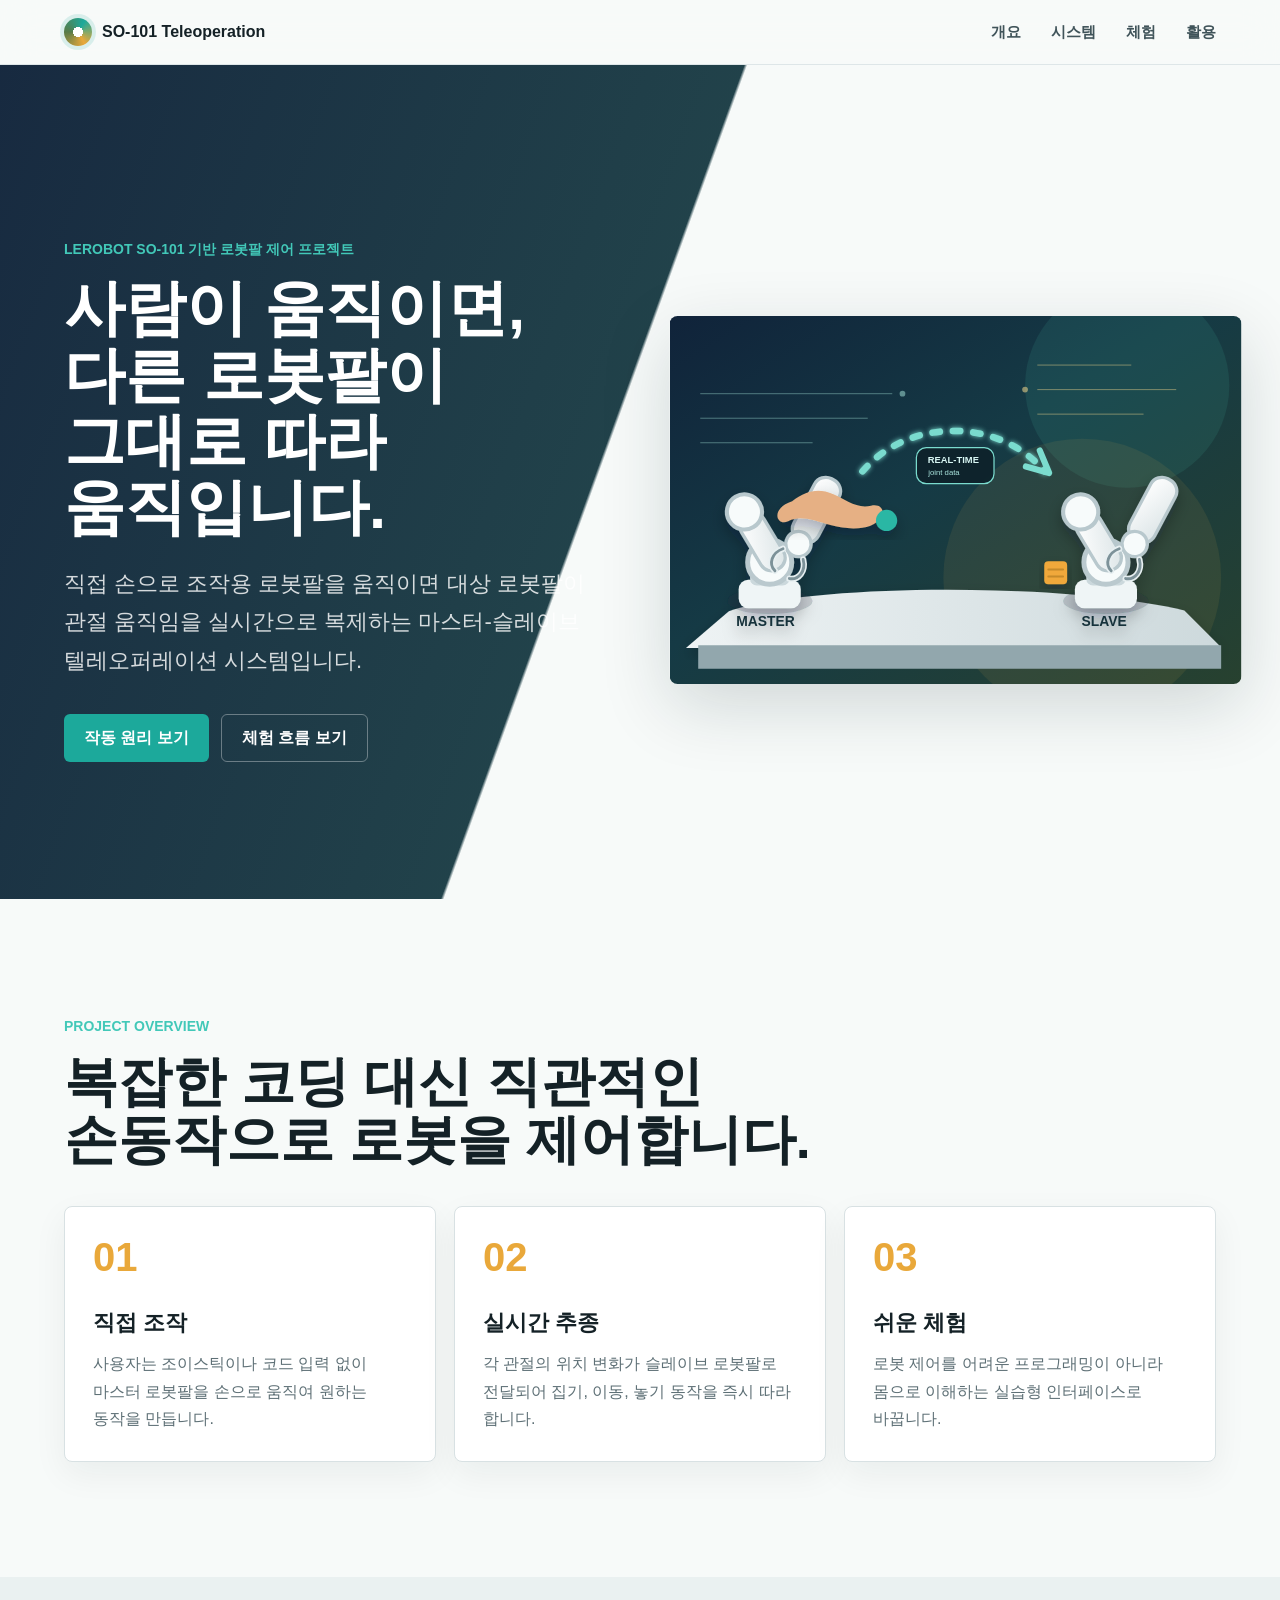
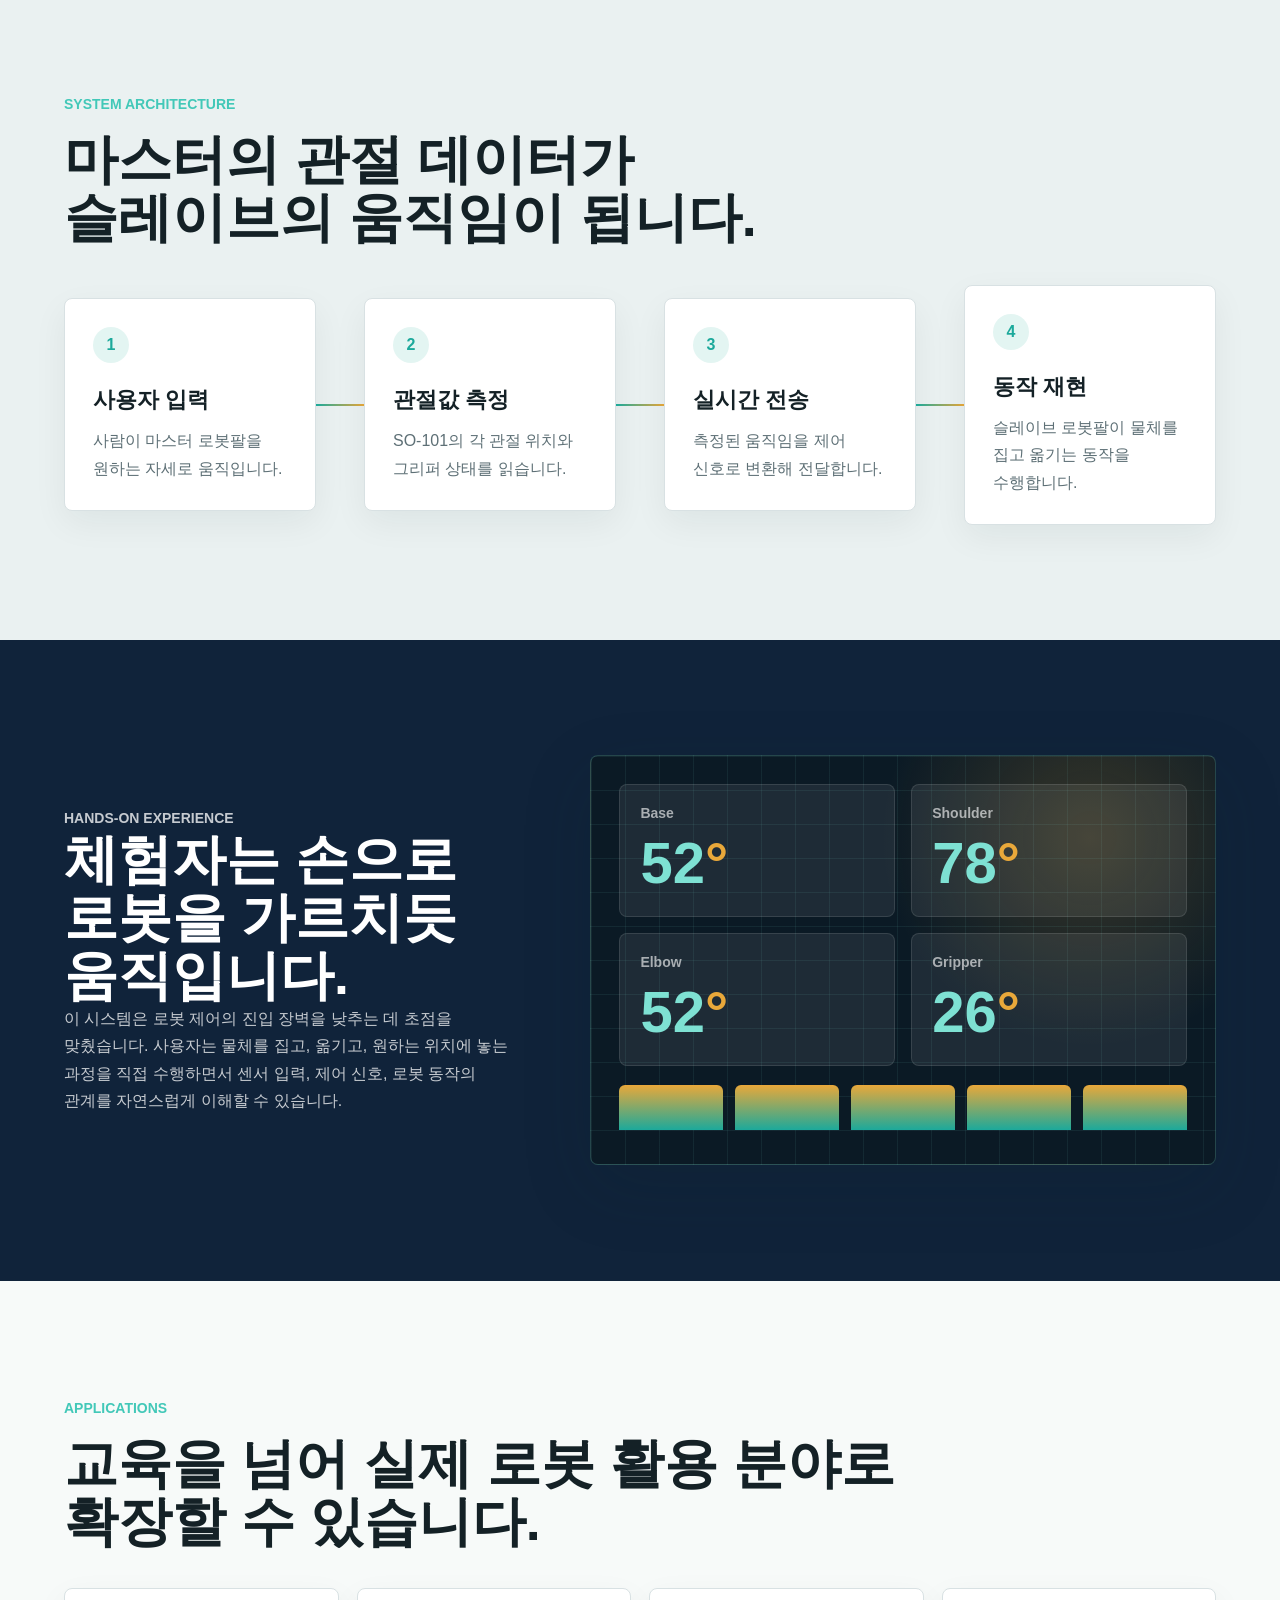
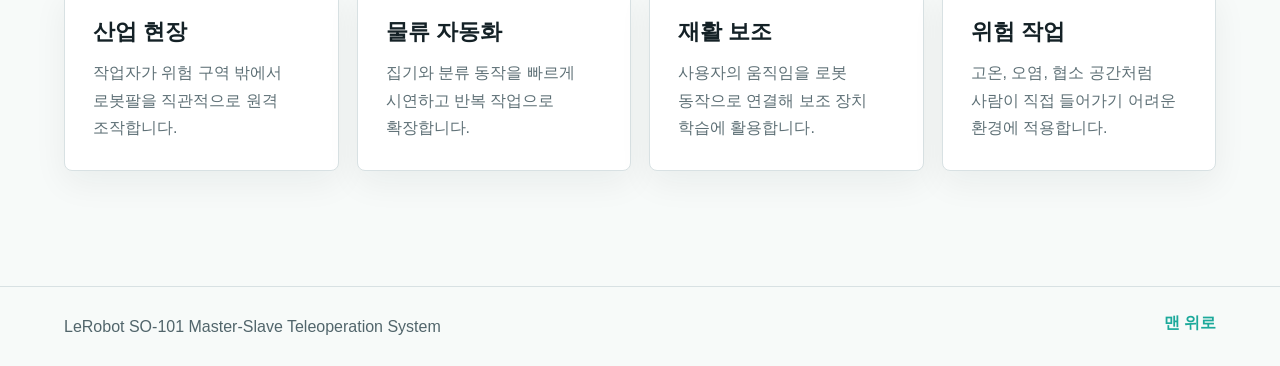
<file: index.html>
<!doctype html>
<html lang="ko">
  <head>
    <meta charset="utf-8">
    <meta name="viewport" content="width=device-width, initial-scale=1">
    <title>SO-101 마스터-슬레이브 텔레오퍼레이션</title>
    <meta name="description" content="LeRobot SO-101 기반 마스터-슬레이브 로봇팔 텔레오퍼레이션 프로젝트 소개 웹사이트">
    <link rel="preload" href="assets/teleoperation-system.svg" as="image">
    <link rel="stylesheet" href="styles.css">
  </head>
  <body>
    <header class="site-header">
      <a class="brand" href="#top" aria-label="SO-101 Teleoperation">
        <span class="brand-mark"></span>
        <span>SO-101 Teleoperation</span>
      </a>
      <nav class="nav" aria-label="주요 섹션">
        <a href="#overview">개요</a>
        <a href="#system">시스템</a>
        <a href="#experience">체험</a>
        <a href="#applications">활용</a>
      </nav>
    </header>

    <main id="top">
      <section class="hero">
        <div class="hero-copy">
          <p class="eyebrow">LeRobot SO-101 기반 로봇팔 제어 프로젝트</p>
          <h1>사람이 움직이면, 다른 로봇팔이 그대로 따라 움직입니다.</h1>
          <p class="lead">
            직접 손으로 조작용 로봇팔을 움직이면 대상 로봇팔이 관절 움직임을 실시간으로 복제하는
            마스터-슬레이브 텔레오퍼레이션 시스템입니다.
          </p>
          <div class="hero-actions">
            <a class="button primary" href="#system">작동 원리 보기</a>
            <a class="button secondary" href="#experience">체험 흐름 보기</a>
          </div>
        </div>
        <figure class="hero-visual">
          <img src="assets/teleoperation-system.svg" alt="마스터 로봇팔과 슬레이브 로봇팔이 실시간 관절 데이터를 주고받는 장면">
        </figure>
      </section>

      <section id="overview" class="section overview">
        <div class="section-heading">
          <p class="eyebrow">Project Overview</p>
          <h2>복잡한 코딩 대신 직관적인 손동작으로 로봇을 제어합니다.</h2>
        </div>
        <div class="overview-grid">
          <article>
            <span class="metric">01</span>
            <h3>직접 조작</h3>
            <p>사용자는 조이스틱이나 코드 입력 없이 마스터 로봇팔을 손으로 움직여 원하는 동작을 만듭니다.</p>
          </article>
          <article>
            <span class="metric">02</span>
            <h3>실시간 추종</h3>
            <p>각 관절의 위치 변화가 슬레이브 로봇팔로 전달되어 집기, 이동, 놓기 동작을 즉시 따라 합니다.</p>
          </article>
          <article>
            <span class="metric">03</span>
            <h3>쉬운 체험</h3>
            <p>로봇 제어를 어려운 프로그래밍이 아니라 몸으로 이해하는 실습형 인터페이스로 바꿉니다.</p>
          </article>
        </div>
      </section>

      <section id="system" class="section system">
        <div class="section-heading">
          <p class="eyebrow">System Architecture</p>
          <h2>마스터의 관절 데이터가 슬레이브의 움직임이 됩니다.</h2>
        </div>
        <div class="flow" aria-label="시스템 작동 흐름">
          <div class="flow-card">
            <span>1</span>
            <h3>사용자 입력</h3>
            <p>사람이 마스터 로봇팔을 원하는 자세로 움직입니다.</p>
          </div>
          <div class="flow-line"></div>
          <div class="flow-card">
            <span>2</span>
            <h3>관절값 측정</h3>
            <p>SO-101의 각 관절 위치와 그리퍼 상태를 읽습니다.</p>
          </div>
          <div class="flow-line"></div>
          <div class="flow-card">
            <span>3</span>
            <h3>실시간 전송</h3>
            <p>측정된 움직임을 제어 신호로 변환해 전달합니다.</p>
          </div>
          <div class="flow-line"></div>
          <div class="flow-card">
            <span>4</span>
            <h3>동작 재현</h3>
            <p>슬레이브 로봇팔이 물체를 집고 옮기는 동작을 수행합니다.</p>
          </div>
        </div>
      </section>

      <section id="experience" class="section experience">
        <div class="panel-copy">
          <p class="eyebrow">Hands-on Experience</p>
          <h2>체험자는 손으로 로봇을 가르치듯 움직입니다.</h2>
          <p>
            이 시스템은 로봇 제어의 진입 장벽을 낮추는 데 초점을 맞췄습니다. 사용자는 물체를 집고,
            옮기고, 원하는 위치에 놓는 과정을 직접 수행하면서 센서 입력, 제어 신호, 로봇 동작의 관계를
            자연스럽게 이해할 수 있습니다.
          </p>
        </div>
        <div class="demo-board">
          <div class="telemetry">
            <div><span>Base</span><strong data-target="72">0</strong></div>
            <div><span>Shoulder</span><strong data-target="118">0</strong></div>
            <div><span>Elbow</span><strong data-target="86">0</strong></div>
            <div><span>Gripper</span><strong data-target="41">0</strong></div>
          </div>
          <div class="motion-strip">
            <span></span><span></span><span></span><span></span><span></span>
          </div>
        </div>
      </section>

      <section id="applications" class="section applications">
        <div class="section-heading">
          <p class="eyebrow">Applications</p>
          <h2>교육을 넘어 실제 로봇 활용 분야로 확장할 수 있습니다.</h2>
        </div>
        <div class="app-grid">
          <article><h3>산업 현장</h3><p>작업자가 위험 구역 밖에서 로봇팔을 직관적으로 원격 조작합니다.</p></article>
          <article><h3>물류 자동화</h3><p>집기와 분류 동작을 빠르게 시연하고 반복 작업으로 확장합니다.</p></article>
          <article><h3>재활 보조</h3><p>사용자의 움직임을 로봇 동작으로 연결해 보조 장치 학습에 활용합니다.</p></article>
          <article><h3>위험 작업</h3><p>고온, 오염, 협소 공간처럼 사람이 직접 들어가기 어려운 환경에 적용합니다.</p></article>
        </div>
      </section>
    </main>

    <footer class="footer">
      <p>LeRobot SO-101 Master-Slave Teleoperation System</p>
      <a href="#top">맨 위로</a>
    </footer>

    <script src="script.js"></script>
  </body>
</html>
</file>
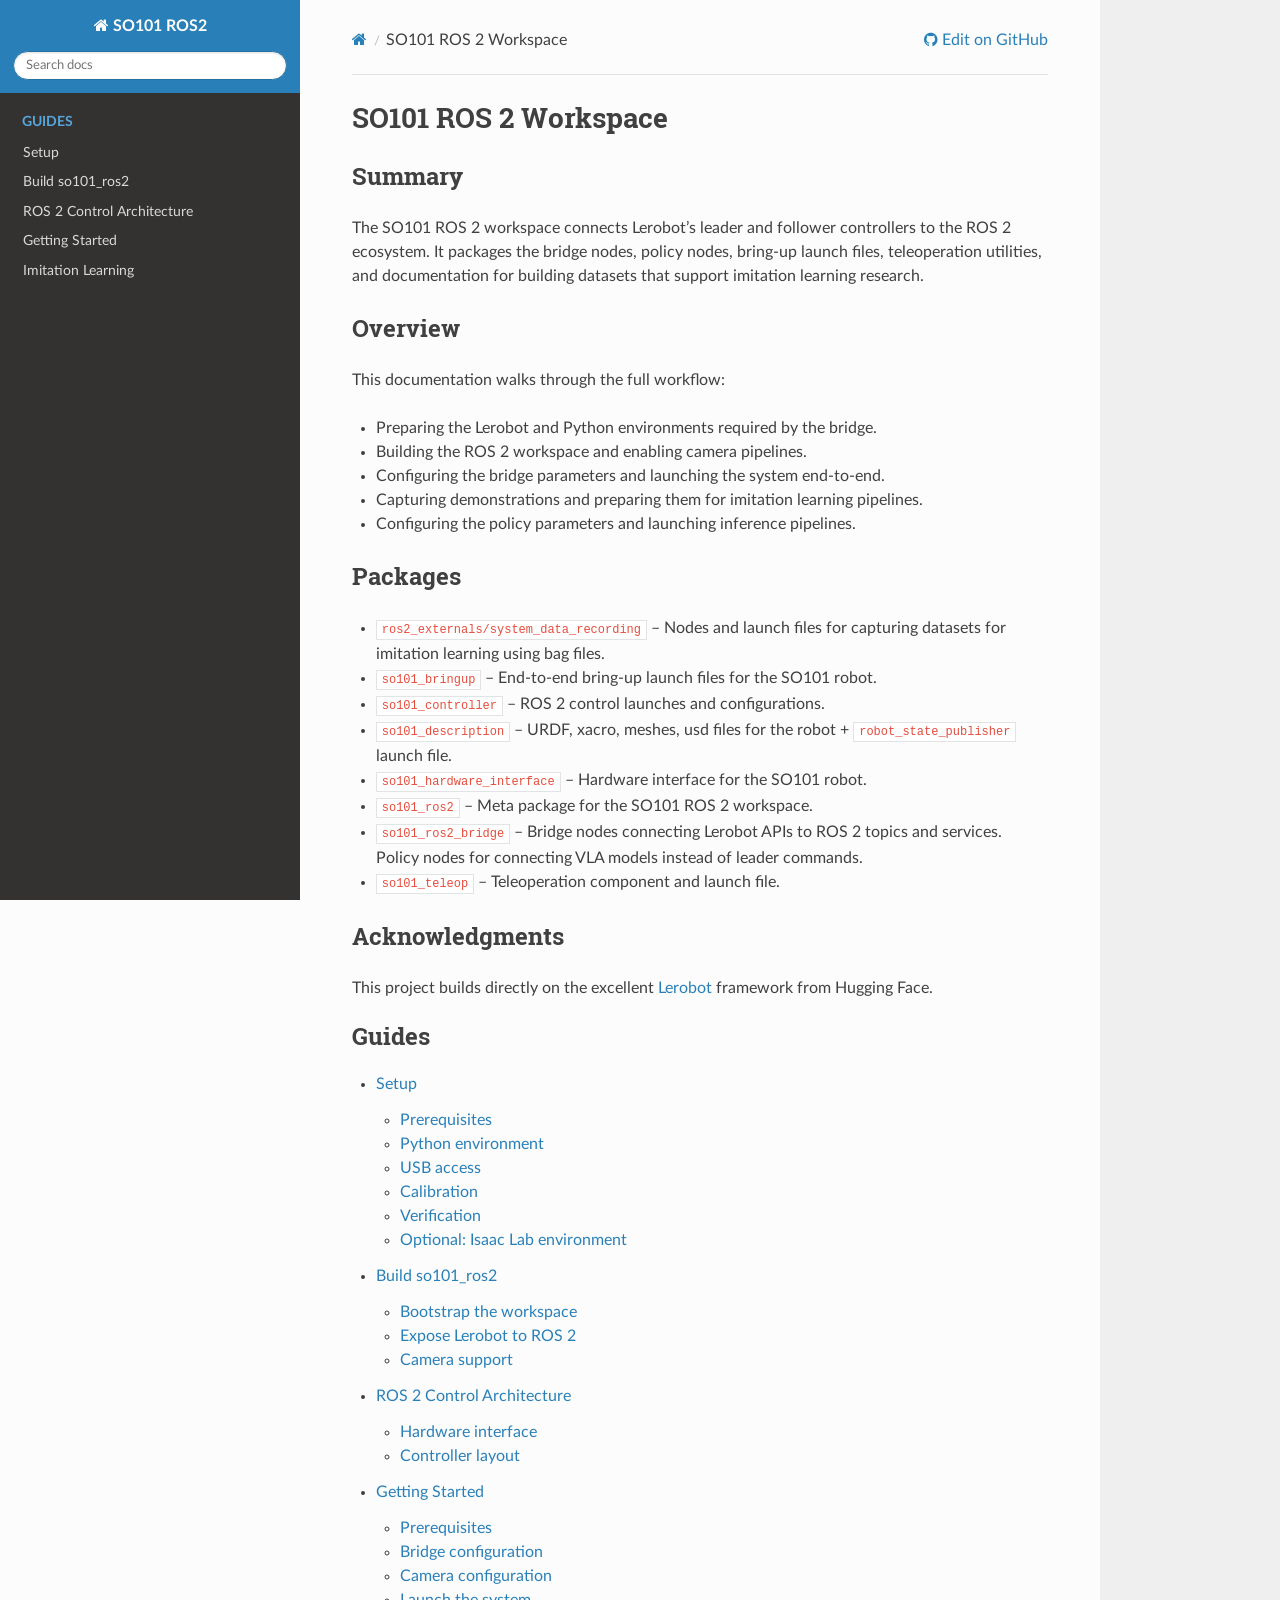
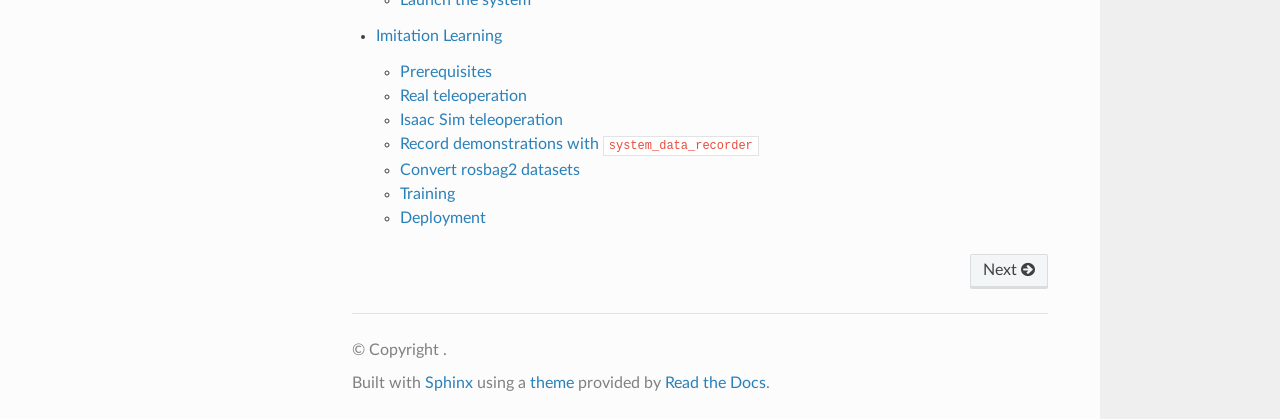
<file: docs/_build/index.html>
<!DOCTYPE html>
<html class="writer-html5" lang="en" data-content_root="./">
<head>
  <meta charset="utf-8" /><meta name="viewport" content="width=device-width, initial-scale=1" />

  <meta name="viewport" content="width=device-width, initial-scale=1.0" />
  <title>SO101 ROS 2 Workspace &mdash; SO101 ROS2  documentation</title>
      <link rel="stylesheet" type="text/css" href="_static/pygments.css?v=b86133f3" />
      <link rel="stylesheet" type="text/css" href="_static/css/theme.css?v=e59714d7" />


      <script src="_static/jquery.js?v=5d32c60e"></script>
      <script src="_static/_sphinx_javascript_frameworks_compat.js?v=2cd50e6c"></script>
      <script src="_static/documentation_options.js?v=5929fcd5"></script>
      <script src="_static/doctools.js?v=9bcbadda"></script>
      <script src="_static/sphinx_highlight.js?v=dc90522c"></script>
    <script src="_static/js/theme.js"></script>
    <link rel="index" title="Index" href="genindex.html" />
    <link rel="search" title="Search" href="search.html" />
    <link rel="next" title="Setup" href="setup.html" />
</head>

<body class="wy-body-for-nav">
  <div class="wy-grid-for-nav">
    <nav data-toggle="wy-nav-shift" class="wy-nav-side">
      <div class="wy-side-scroll">
        <div class="wy-side-nav-search" >



          <a href="#" class="icon icon-home">
            SO101 ROS2
          </a>
<div role="search">
  <form id="rtd-search-form" class="wy-form" action="search.html" method="get">
    <input type="text" name="q" placeholder="Search docs" aria-label="Search docs" />
    <input type="hidden" name="check_keywords" value="yes" />
    <input type="hidden" name="area" value="default" />
  </form>
</div>
        </div><div class="wy-menu wy-menu-vertical" data-spy="affix" role="navigation" aria-label="Navigation menu">
              <p class="caption" role="heading"><span class="caption-text">Guides</span></p>
<ul>
<li class="toctree-l1"><a class="reference internal" href="setup.html">Setup</a></li>
<li class="toctree-l1"><a class="reference internal" href="build.html">Build so101_ros2</a></li>
<li class="toctree-l1"><a class="reference internal" href="ros2controlarch.html">ROS 2 Control Architecture</a></li>
<li class="toctree-l1"><a class="reference internal" href="getting_started.html">Getting Started</a></li>
<li class="toctree-l1"><a class="reference internal" href="imitation_learning.html">Imitation Learning</a></li>
</ul>

        </div>
      </div>
    </nav>

    <section data-toggle="wy-nav-shift" class="wy-nav-content-wrap"><nav class="wy-nav-top" aria-label="Mobile navigation menu" >
          <i data-toggle="wy-nav-top" class="fa fa-bars"></i>
          <a href="#">SO101 ROS2</a>
      </nav>

      <div class="wy-nav-content">
        <div class="rst-content">
          <div role="navigation" aria-label="Page navigation">
  <ul class="wy-breadcrumbs">
      <li><a href="#" class="icon icon-home" aria-label="Home"></a></li>
      <li class="breadcrumb-item active">SO101 ROS 2 Workspace</li>
      <li class="wy-breadcrumbs-aside">
              <a href="https://github.com/nimicurtis/so101_ros2/blob/docs/docs/index.rst" class="fa fa-github"> Edit on GitHub</a>
      </li>
  </ul>
  <hr/>
</div>
          <div role="main" class="document" itemscope="itemscope" itemtype="http://schema.org/Article">
           <div itemprop="articleBody">

  <section id="so101-ros-2-workspace">
<h1>SO101 ROS 2 Workspace<a class="headerlink" href="#so101-ros-2-workspace" title="Link to this heading"></a></h1>
<section id="summary">
<h2>Summary<a class="headerlink" href="#summary" title="Link to this heading"></a></h2>
<p>The SO101 ROS 2 workspace connects Lerobot’s leader and follower controllers to
the ROS 2 ecosystem. It packages the bridge nodes, policy nodes, bring-up launch files,
teleoperation utilities, and documentation for building datasets that support
imitation learning research.</p>
</section>
<section id="overview">
<h2>Overview<a class="headerlink" href="#overview" title="Link to this heading"></a></h2>
<p>This documentation walks through the full workflow:</p>
<ul class="simple">
<li><p>Preparing the Lerobot and Python environments required by the bridge.</p></li>
<li><p>Building the ROS 2 workspace and enabling camera pipelines.</p></li>
<li><p>Configuring the bridge parameters and launching the system end-to-end.</p></li>
<li><p>Capturing demonstrations and preparing them for imitation learning pipelines.</p></li>
<li><p>Configuring the policy parameters and launching inference pipelines.</p></li>
</ul>
</section>
<section id="packages">
<h2>Packages<a class="headerlink" href="#packages" title="Link to this heading"></a></h2>
<ul class="simple">
<li><p><code class="docutils literal notranslate"><span class="pre">ros2_externals/system_data_recording</span></code> – Nodes and launch files for capturing datasets for imitation learning using bag files.</p></li>
<li><p><code class="docutils literal notranslate"><span class="pre">so101_bringup</span></code> – End-to-end bring-up launch files for the SO101 robot.</p></li>
<li><p><code class="docutils literal notranslate"><span class="pre">so101_controller</span></code> – ROS 2 control launches and configurations.</p></li>
<li><p><code class="docutils literal notranslate"><span class="pre">so101_description</span></code> – URDF, xacro, meshes, usd files for the robot + <code class="docutils literal notranslate"><span class="pre">robot_state_publisher</span></code> launch file.</p></li>
<li><p><code class="docutils literal notranslate"><span class="pre">so101_hardware_interface</span></code> – Hardware interface for the SO101 robot.</p></li>
<li><p><code class="docutils literal notranslate"><span class="pre">so101_ros2</span></code> – Meta package for the SO101 ROS 2 workspace.</p></li>
<li><p><code class="docutils literal notranslate"><span class="pre">so101_ros2_bridge</span></code> – Bridge nodes connecting Lerobot APIs to ROS 2 topics and services. Policy nodes for connecting VLA models instead of leader commands.</p></li>
<li><p><code class="docutils literal notranslate"><span class="pre">so101_teleop</span></code> – Teleoperation component and launch file.</p></li>
</ul>
</section>
<section id="acknowledgments">
<h2>Acknowledgments<a class="headerlink" href="#acknowledgments" title="Link to this heading"></a></h2>
<p>This project builds directly on the excellent <a class="reference external" href="https://github.com/huggingface/lerobot">Lerobot</a> framework from Hugging Face.</p>
<div class="toctree-wrapper compound">
<p class="caption" role="heading"><span class="caption-text">Guides</span></p>
<ul>
<li class="toctree-l1"><a class="reference internal" href="setup.html">Setup</a><ul>
<li class="toctree-l2"><a class="reference internal" href="setup.html#prerequisites">Prerequisites</a></li>
<li class="toctree-l2"><a class="reference internal" href="setup.html#python-environment">Python environment</a></li>
<li class="toctree-l2"><a class="reference internal" href="setup.html#usb-access">USB access</a></li>
<li class="toctree-l2"><a class="reference internal" href="setup.html#calibration">Calibration</a></li>
<li class="toctree-l2"><a class="reference internal" href="setup.html#verification">Verification</a></li>
<li class="toctree-l2"><a class="reference internal" href="setup.html#optional-isaac-lab-environment">Optional: Isaac Lab environment</a></li>
</ul>
</li>
<li class="toctree-l1"><a class="reference internal" href="build.html">Build so101_ros2</a><ul>
<li class="toctree-l2"><a class="reference internal" href="build.html#bootstrap-the-workspace">Bootstrap the workspace</a></li>
<li class="toctree-l2"><a class="reference internal" href="build.html#expose-lerobot-to-ros-2">Expose Lerobot to ROS 2</a></li>
<li class="toctree-l2"><a class="reference internal" href="build.html#camera-support">Camera support</a></li>
</ul>
</li>
<li class="toctree-l1"><a class="reference internal" href="ros2controlarch.html">ROS 2 Control Architecture</a><ul>
<li class="toctree-l2"><a class="reference internal" href="ros2controlarch.html#hardware-interface">Hardware interface</a></li>
<li class="toctree-l2"><a class="reference internal" href="ros2controlarch.html#controller-layout">Controller layout</a></li>
</ul>
</li>
<li class="toctree-l1"><a class="reference internal" href="getting_started.html">Getting Started</a><ul>
<li class="toctree-l2"><a class="reference internal" href="getting_started.html#prerequisites">Prerequisites</a></li>
<li class="toctree-l2"><a class="reference internal" href="getting_started.html#bridge-configuration">Bridge configuration</a></li>
<li class="toctree-l2"><a class="reference internal" href="getting_started.html#camera-configuration">Camera configuration</a></li>
<li class="toctree-l2"><a class="reference internal" href="getting_started.html#launch-the-system">Launch the system</a></li>
</ul>
</li>
<li class="toctree-l1"><a class="reference internal" href="imitation_learning.html">Imitation Learning</a><ul>
<li class="toctree-l2"><a class="reference internal" href="imitation_learning.html#prerequisites">Prerequisites</a></li>
<li class="toctree-l2"><a class="reference internal" href="imitation_learning.html#real-teleoperation">Real teleoperation</a></li>
<li class="toctree-l2"><a class="reference internal" href="imitation_learning.html#isaac-sim-teleoperation">Isaac Sim teleoperation</a></li>
<li class="toctree-l2"><a class="reference internal" href="imitation_learning.html#record-demonstrations-with-system-data-recorder">Record demonstrations with <code class="docutils literal notranslate"><span class="pre">system_data_recorder</span></code></a></li>
<li class="toctree-l2"><a class="reference internal" href="imitation_learning.html#convert-rosbag2-datasets">Convert rosbag2 datasets</a></li>
<li class="toctree-l2"><a class="reference internal" href="imitation_learning.html#training">Training</a></li>
<li class="toctree-l2"><a class="reference internal" href="imitation_learning.html#deployment">Deployment</a></li>
</ul>
</li>
</ul>
</div>
</section>
</section>


           </div>
          </div>
          <footer><div class="rst-footer-buttons" role="navigation" aria-label="Footer">
        <a href="setup.html" class="btn btn-neutral float-right" title="Setup" accesskey="n" rel="next">Next <span class="fa fa-arrow-circle-right" aria-hidden="true"></span></a>
    </div>

  <hr/>

  <div role="contentinfo">
    <p>&#169; Copyright .</p>
  </div>

  Built with <a href="https://www.sphinx-doc.org/">Sphinx</a> using a
    <a href="https://github.com/readthedocs/sphinx_rtd_theme">theme</a>
    provided by <a href="https://readthedocs.org">Read the Docs</a>.


</footer>
        </div>
      </div>
    </section>
  </div>
  <script>
      jQuery(function () {
          SphinxRtdTheme.Navigation.enable(true);
      });
  </script>

</body>
</html>
</file>
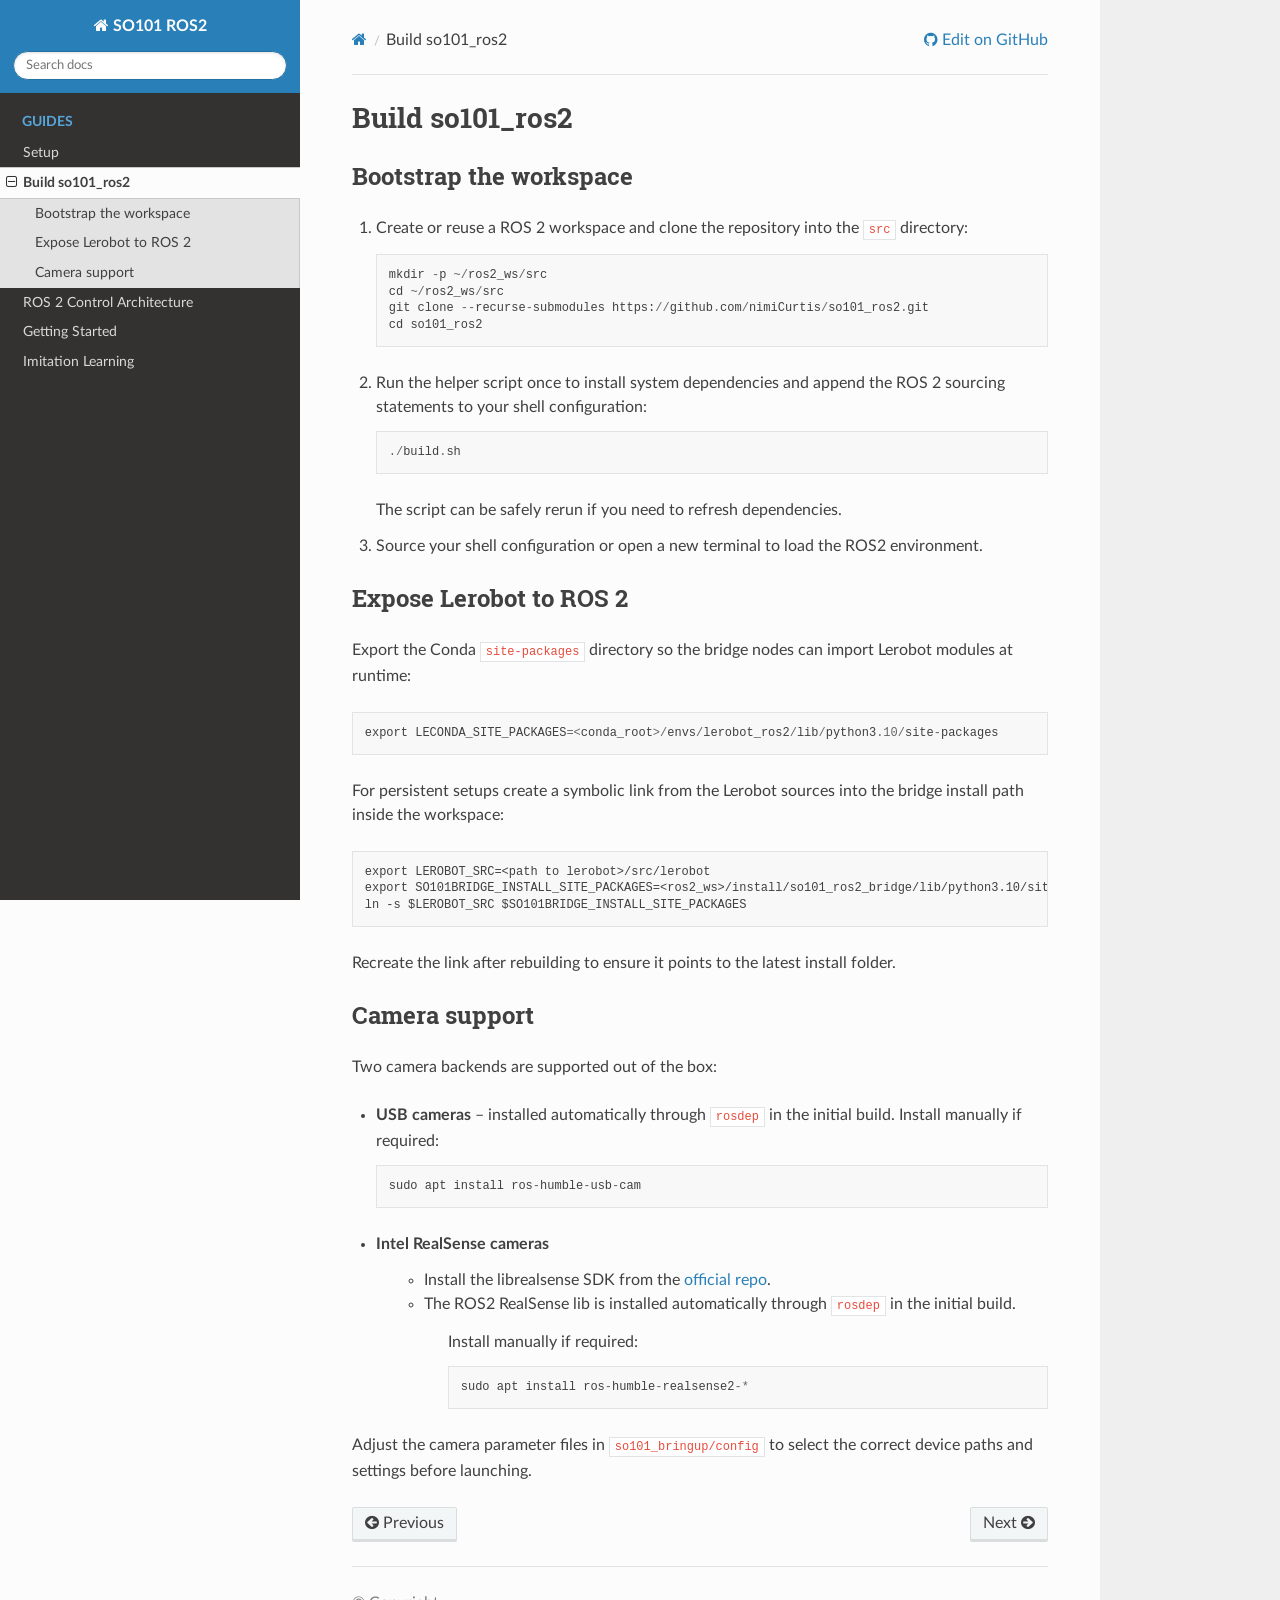
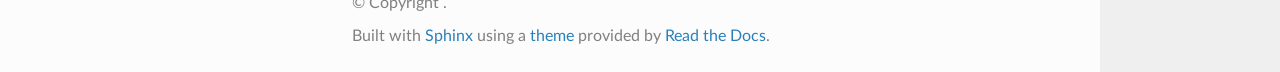
<file: docs/_build/build.html>
<!DOCTYPE html>
<html class="writer-html5" lang="en" data-content_root="./">
<head>
  <meta charset="utf-8" /><meta name="viewport" content="width=device-width, initial-scale=1" />

  <meta name="viewport" content="width=device-width, initial-scale=1.0" />
  <title>Build so101_ros2 &mdash; SO101 ROS2  documentation</title>
      <link rel="stylesheet" type="text/css" href="_static/pygments.css?v=b86133f3" />
      <link rel="stylesheet" type="text/css" href="_static/css/theme.css?v=e59714d7" />


      <script src="_static/jquery.js?v=5d32c60e"></script>
      <script src="_static/_sphinx_javascript_frameworks_compat.js?v=2cd50e6c"></script>
      <script src="_static/documentation_options.js?v=5929fcd5"></script>
      <script src="_static/doctools.js?v=9bcbadda"></script>
      <script src="_static/sphinx_highlight.js?v=dc90522c"></script>
    <script src="_static/js/theme.js"></script>
    <link rel="index" title="Index" href="genindex.html" />
    <link rel="search" title="Search" href="search.html" />
    <link rel="next" title="ROS 2 Control Architecture" href="ros2controlarch.html" />
    <link rel="prev" title="Setup" href="setup.html" />
</head>

<body class="wy-body-for-nav">
  <div class="wy-grid-for-nav">
    <nav data-toggle="wy-nav-shift" class="wy-nav-side">
      <div class="wy-side-scroll">
        <div class="wy-side-nav-search" >



          <a href="index.html" class="icon icon-home">
            SO101 ROS2
          </a>
<div role="search">
  <form id="rtd-search-form" class="wy-form" action="search.html" method="get">
    <input type="text" name="q" placeholder="Search docs" aria-label="Search docs" />
    <input type="hidden" name="check_keywords" value="yes" />
    <input type="hidden" name="area" value="default" />
  </form>
</div>
        </div><div class="wy-menu wy-menu-vertical" data-spy="affix" role="navigation" aria-label="Navigation menu">
              <p class="caption" role="heading"><span class="caption-text">Guides</span></p>
<ul class="current">
<li class="toctree-l1"><a class="reference internal" href="setup.html">Setup</a></li>
<li class="toctree-l1 current"><a class="current reference internal" href="#">Build so101_ros2</a><ul>
<li class="toctree-l2"><a class="reference internal" href="#bootstrap-the-workspace">Bootstrap the workspace</a></li>
<li class="toctree-l2"><a class="reference internal" href="#expose-lerobot-to-ros-2">Expose Lerobot to ROS 2</a></li>
<li class="toctree-l2"><a class="reference internal" href="#camera-support">Camera support</a></li>
</ul>
</li>
<li class="toctree-l1"><a class="reference internal" href="ros2controlarch.html">ROS 2 Control Architecture</a></li>
<li class="toctree-l1"><a class="reference internal" href="getting_started.html">Getting Started</a></li>
<li class="toctree-l1"><a class="reference internal" href="imitation_learning.html">Imitation Learning</a></li>
</ul>

        </div>
      </div>
    </nav>

    <section data-toggle="wy-nav-shift" class="wy-nav-content-wrap"><nav class="wy-nav-top" aria-label="Mobile navigation menu" >
          <i data-toggle="wy-nav-top" class="fa fa-bars"></i>
          <a href="index.html">SO101 ROS2</a>
      </nav>

      <div class="wy-nav-content">
        <div class="rst-content">
          <div role="navigation" aria-label="Page navigation">
  <ul class="wy-breadcrumbs">
      <li><a href="index.html" class="icon icon-home" aria-label="Home"></a></li>
      <li class="breadcrumb-item active">Build so101_ros2</li>
      <li class="wy-breadcrumbs-aside">
              <a href="https://github.com/nimicurtis/so101_ros2/blob/docs/docs/build.rst" class="fa fa-github"> Edit on GitHub</a>
      </li>
  </ul>
  <hr/>
</div>
          <div role="main" class="document" itemscope="itemscope" itemtype="http://schema.org/Article">
           <div itemprop="articleBody">

  <section id="build-so101-ros2">
<h1>Build so101_ros2<a class="headerlink" href="#build-so101-ros2" title="Link to this heading"></a></h1>
<section id="bootstrap-the-workspace">
<h2>Bootstrap the workspace<a class="headerlink" href="#bootstrap-the-workspace" title="Link to this heading"></a></h2>
<ol class="arabic">
<li><p>Create or reuse a ROS 2 workspace and clone the repository into the <code class="docutils literal notranslate"><span class="pre">src</span></code>
directory:</p>
<div class="highlight-default notranslate"><div class="highlight"><pre><span></span><span class="n">mkdir</span> <span class="o">-</span><span class="n">p</span> <span class="o">~/</span><span class="n">ros2_ws</span><span class="o">/</span><span class="n">src</span>
<span class="n">cd</span> <span class="o">~/</span><span class="n">ros2_ws</span><span class="o">/</span><span class="n">src</span>
<span class="n">git</span> <span class="n">clone</span> <span class="o">--</span><span class="n">recurse</span><span class="o">-</span><span class="n">submodules</span> <span class="n">https</span><span class="p">:</span><span class="o">//</span><span class="n">github</span><span class="o">.</span><span class="n">com</span><span class="o">/</span><span class="n">nimiCurtis</span><span class="o">/</span><span class="n">so101_ros2</span><span class="o">.</span><span class="n">git</span>
<span class="n">cd</span> <span class="n">so101_ros2</span>
</pre></div>
</div>
</li>
<li><p>Run the helper script once to install system dependencies and append the ROS 2
sourcing statements to your shell configuration:</p>
<div class="highlight-default notranslate"><div class="highlight"><pre><span></span><span class="o">./</span><span class="n">build</span><span class="o">.</span><span class="n">sh</span>
</pre></div>
</div>
<p>The script can be safely rerun if you need to refresh dependencies.</p>
</li>
<li><p>Source your shell configuration or open a new terminal to load the ROS2
environment.</p></li>
</ol>
</section>
<section id="expose-lerobot-to-ros-2">
<h2>Expose Lerobot to ROS 2<a class="headerlink" href="#expose-lerobot-to-ros-2" title="Link to this heading"></a></h2>
<p>Export the Conda <code class="docutils literal notranslate"><span class="pre">site-packages</span></code> directory so the bridge nodes can import
Lerobot modules at runtime:</p>
<div class="highlight-default notranslate"><div class="highlight"><pre><span></span><span class="n">export</span> <span class="n">LECONDA_SITE_PACKAGES</span><span class="o">=&lt;</span><span class="n">conda_root</span><span class="o">&gt;/</span><span class="n">envs</span><span class="o">/</span><span class="n">lerobot_ros2</span><span class="o">/</span><span class="n">lib</span><span class="o">/</span><span class="n">python3</span><span class="mf">.10</span><span class="o">/</span><span class="n">site</span><span class="o">-</span><span class="n">packages</span>
</pre></div>
</div>
<p>For persistent setups create a symbolic link from the Lerobot sources into the
bridge install path inside the workspace:</p>
<div class="highlight-default notranslate"><div class="highlight"><pre><span></span>export LEROBOT_SRC=&lt;path to lerobot&gt;/src/lerobot
export SO101BRIDGE_INSTALL_SITE_PACKAGES=&lt;ros2_ws&gt;/install/so101_ros2_bridge/lib/python3.10/site-packages/lerobot
ln -s $LEROBOT_SRC $SO101BRIDGE_INSTALL_SITE_PACKAGES
</pre></div>
</div>
<p>Recreate the link after rebuilding to ensure it points to the latest install
folder.</p>
</section>
<section id="camera-support">
<h2>Camera support<a class="headerlink" href="#camera-support" title="Link to this heading"></a></h2>
<p>Two camera backends are supported out of the box:</p>
<ul>
<li><p><strong>USB cameras</strong> – installed automatically through <code class="docutils literal notranslate"><span class="pre">rosdep</span></code> in the initial build.
Install manually if required:</p>
<div class="highlight-default notranslate"><div class="highlight"><pre><span></span><span class="n">sudo</span> <span class="n">apt</span> <span class="n">install</span> <span class="n">ros</span><span class="o">-</span><span class="n">humble</span><span class="o">-</span><span class="n">usb</span><span class="o">-</span><span class="n">cam</span>
</pre></div>
</div>
</li>
<li><dl>
<dt><strong>Intel RealSense cameras</strong></dt><dd><ul>
<li><p>Install the librealsense SDK from the <a class="reference external" href="https://github.com/IntelRealSense/librealsense/blob/master/doc/distribution_linux.md#installing-the-packages">official repo</a>.</p></li>
<li><p>The ROS2 RealSense lib is installed automatically through <code class="docutils literal notranslate"><span class="pre">rosdep</span></code> in the initial build.</p>
<blockquote>
<div><p>Install manually if required:</p>
<div class="highlight-default notranslate"><div class="highlight"><pre><span></span><span class="n">sudo</span> <span class="n">apt</span> <span class="n">install</span> <span class="n">ros</span><span class="o">-</span><span class="n">humble</span><span class="o">-</span><span class="n">realsense2</span><span class="o">-*</span>
</pre></div>
</div>
</div></blockquote>
</li>
</ul>
</dd>
</dl>
</li>
</ul>
<p>Adjust the camera parameter files in <code class="docutils literal notranslate"><span class="pre">so101_bringup/config</span></code> to select the
correct device paths and settings before launching.</p>
</section>
</section>


           </div>
          </div>
          <footer><div class="rst-footer-buttons" role="navigation" aria-label="Footer">
        <a href="setup.html" class="btn btn-neutral float-left" title="Setup" accesskey="p" rel="prev"><span class="fa fa-arrow-circle-left" aria-hidden="true"></span> Previous</a>
        <a href="ros2controlarch.html" class="btn btn-neutral float-right" title="ROS 2 Control Architecture" accesskey="n" rel="next">Next <span class="fa fa-arrow-circle-right" aria-hidden="true"></span></a>
    </div>

  <hr/>

  <div role="contentinfo">
    <p>&#169; Copyright .</p>
  </div>

  Built with <a href="https://www.sphinx-doc.org/">Sphinx</a> using a
    <a href="https://github.com/readthedocs/sphinx_rtd_theme">theme</a>
    provided by <a href="https://readthedocs.org">Read the Docs</a>.


</footer>
        </div>
      </div>
    </section>
  </div>
  <script>
      jQuery(function () {
          SphinxRtdTheme.Navigation.enable(true);
      });
  </script>

</body>
</html>
</file>
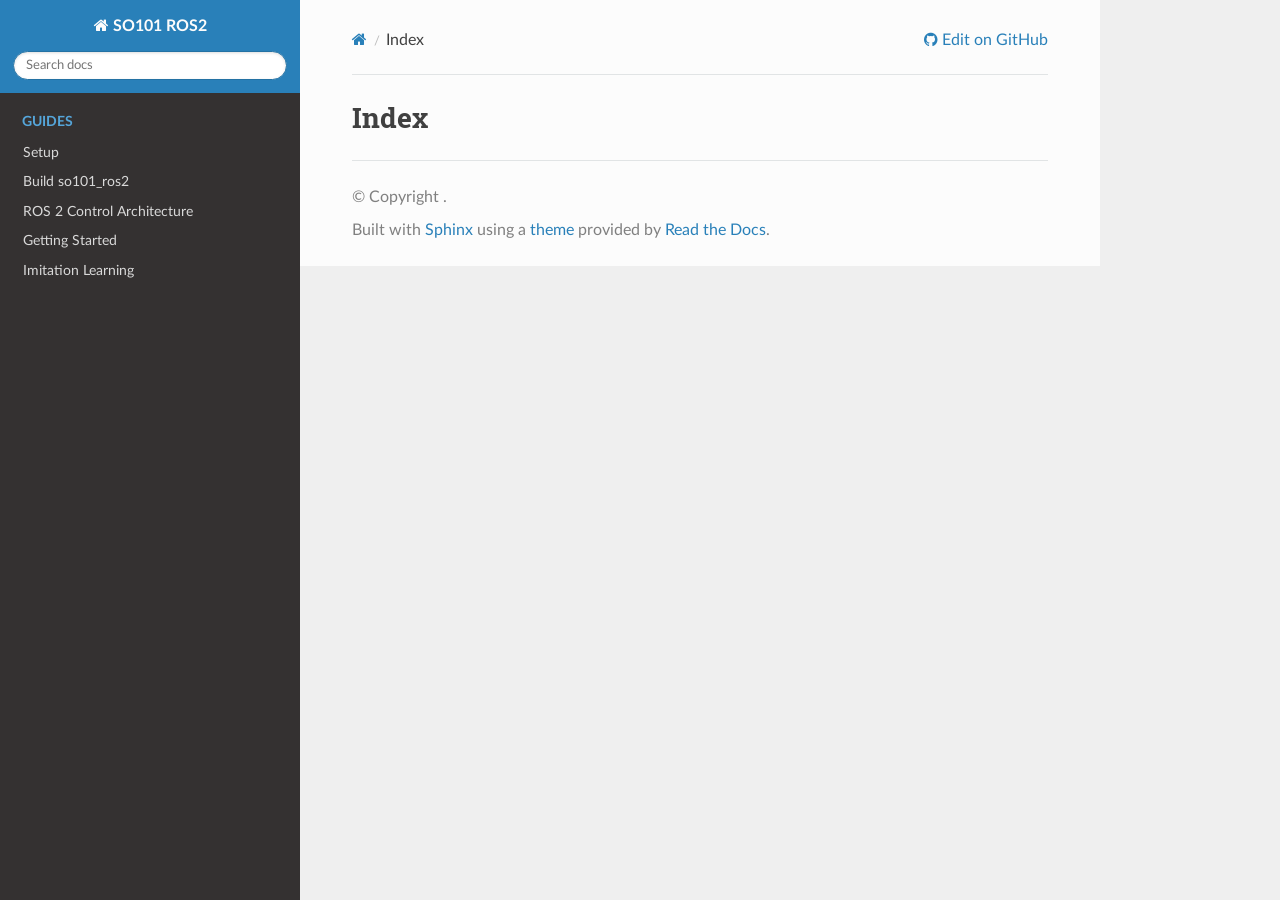
<file: docs/_build/genindex.html>
<!DOCTYPE html>
<html class="writer-html5" lang="en" data-content_root="./">
<head>
  <meta charset="utf-8" />
  <meta name="viewport" content="width=device-width, initial-scale=1.0" />
  <title>Index &mdash; SO101 ROS2  documentation</title>
      <link rel="stylesheet" type="text/css" href="_static/pygments.css?v=b86133f3" />
      <link rel="stylesheet" type="text/css" href="_static/css/theme.css?v=e59714d7" />


      <script src="_static/jquery.js?v=5d32c60e"></script>
      <script src="_static/_sphinx_javascript_frameworks_compat.js?v=2cd50e6c"></script>
      <script src="_static/documentation_options.js?v=5929fcd5"></script>
      <script src="_static/doctools.js?v=9bcbadda"></script>
      <script src="_static/sphinx_highlight.js?v=dc90522c"></script>
    <script src="_static/js/theme.js"></script>
    <link rel="index" title="Index" href="#" />
    <link rel="search" title="Search" href="search.html" />
</head>

<body class="wy-body-for-nav">
  <div class="wy-grid-for-nav">
    <nav data-toggle="wy-nav-shift" class="wy-nav-side">
      <div class="wy-side-scroll">
        <div class="wy-side-nav-search" >



          <a href="index.html" class="icon icon-home">
            SO101 ROS2
          </a>
<div role="search">
  <form id="rtd-search-form" class="wy-form" action="search.html" method="get">
    <input type="text" name="q" placeholder="Search docs" aria-label="Search docs" />
    <input type="hidden" name="check_keywords" value="yes" />
    <input type="hidden" name="area" value="default" />
  </form>
</div>
        </div><div class="wy-menu wy-menu-vertical" data-spy="affix" role="navigation" aria-label="Navigation menu">
              <p class="caption" role="heading"><span class="caption-text">Guides</span></p>
<ul>
<li class="toctree-l1"><a class="reference internal" href="setup.html">Setup</a></li>
<li class="toctree-l1"><a class="reference internal" href="build.html">Build so101_ros2</a></li>
<li class="toctree-l1"><a class="reference internal" href="ros2controlarch.html">ROS 2 Control Architecture</a></li>
<li class="toctree-l1"><a class="reference internal" href="getting_started.html">Getting Started</a></li>
<li class="toctree-l1"><a class="reference internal" href="imitation_learning.html">Imitation Learning</a></li>
</ul>

        </div>
      </div>
    </nav>

    <section data-toggle="wy-nav-shift" class="wy-nav-content-wrap"><nav class="wy-nav-top" aria-label="Mobile navigation menu" >
          <i data-toggle="wy-nav-top" class="fa fa-bars"></i>
          <a href="index.html">SO101 ROS2</a>
      </nav>

      <div class="wy-nav-content">
        <div class="rst-content">
          <div role="navigation" aria-label="Page navigation">
  <ul class="wy-breadcrumbs">
      <li><a href="index.html" class="icon icon-home" aria-label="Home"></a></li>
      <li class="breadcrumb-item active">Index</li>
      <li class="wy-breadcrumbs-aside">
              <a href="https://github.com/nimicurtis/so101_ros2/blob/docs/docs/genindex" class="fa fa-github"> Edit on GitHub</a>
      </li>
  </ul>
  <hr/>
</div>
          <div role="main" class="document" itemscope="itemscope" itemtype="http://schema.org/Article">
           <div itemprop="articleBody">


<h1 id="index">Index</h1>

<div class="genindex-jumpbox">

</div>


           </div>
          </div>
          <footer>

  <hr/>

  <div role="contentinfo">
    <p>&#169; Copyright .</p>
  </div>

  Built with <a href="https://www.sphinx-doc.org/">Sphinx</a> using a
    <a href="https://github.com/readthedocs/sphinx_rtd_theme">theme</a>
    provided by <a href="https://readthedocs.org">Read the Docs</a>.


</footer>
        </div>
      </div>
    </section>
  </div>
  <script>
      jQuery(function () {
          SphinxRtdTheme.Navigation.enable(true);
      });
  </script>

</body>
</html>
</file>
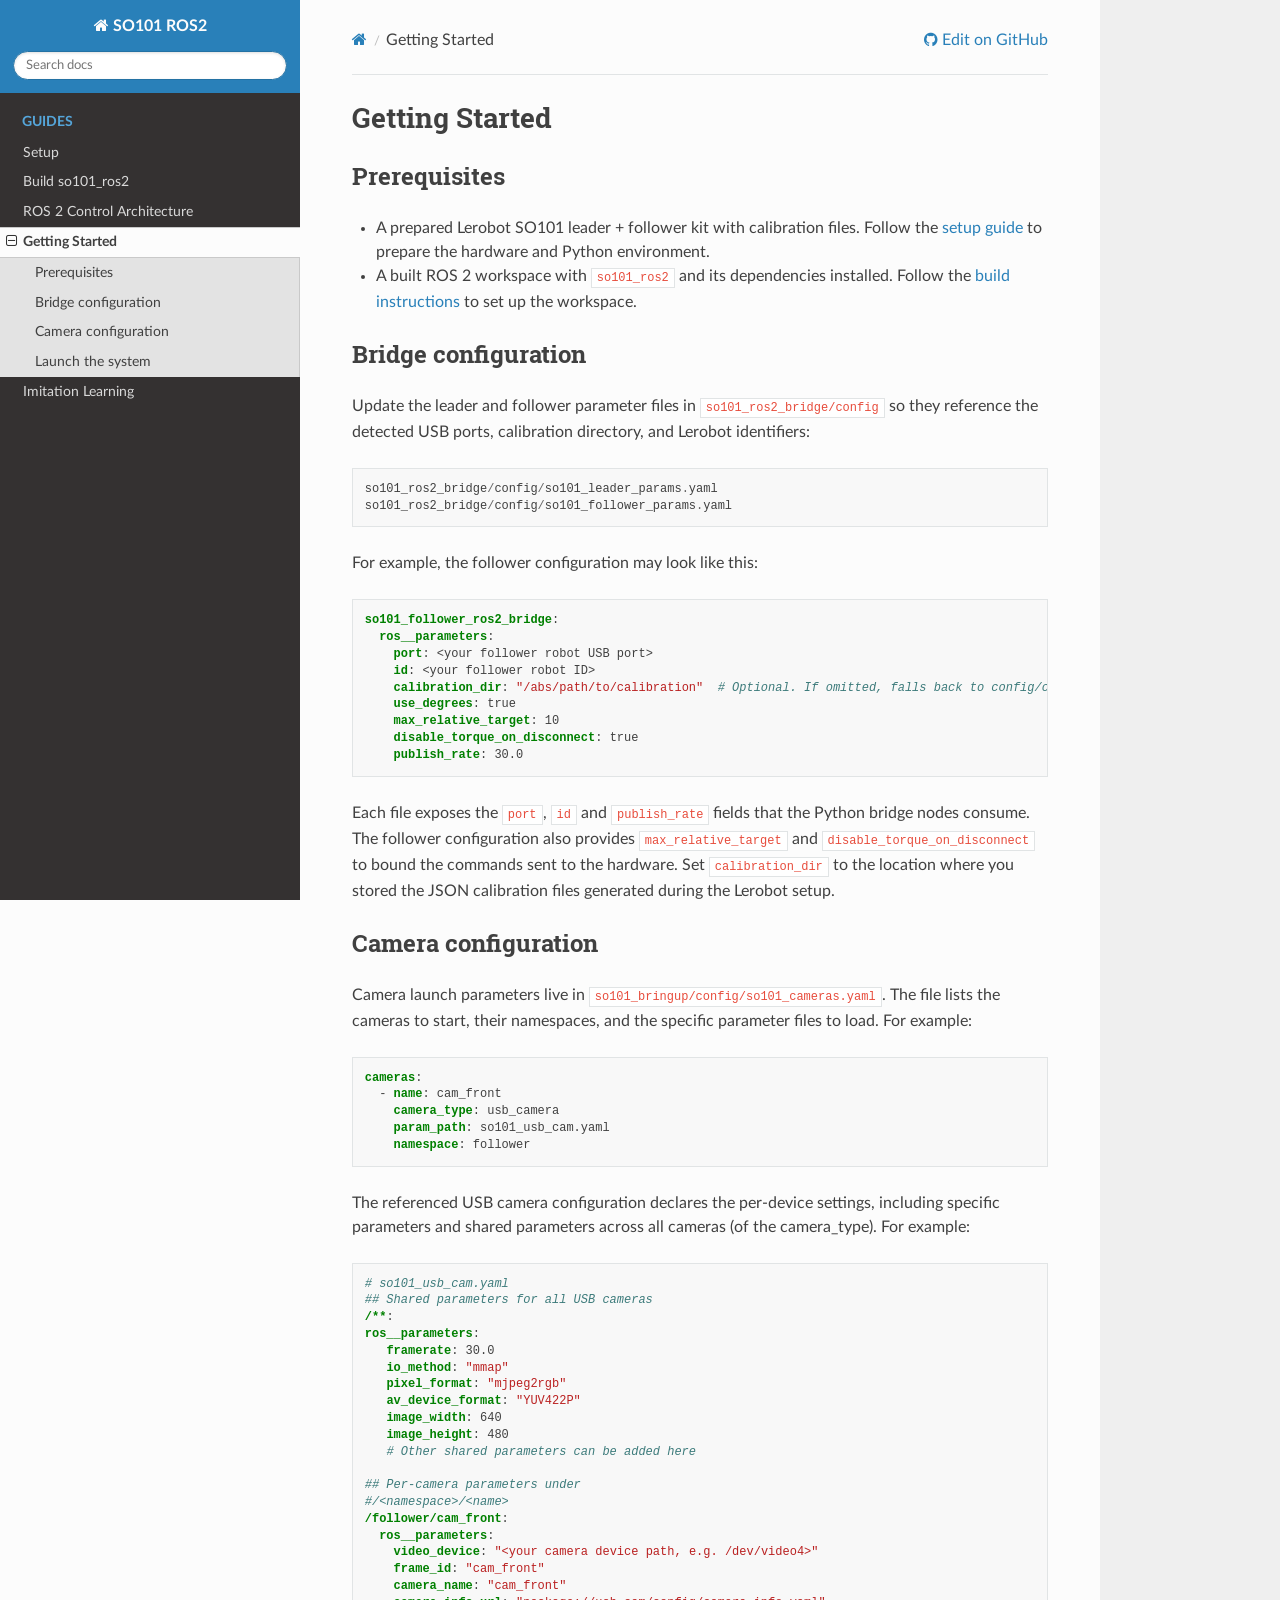
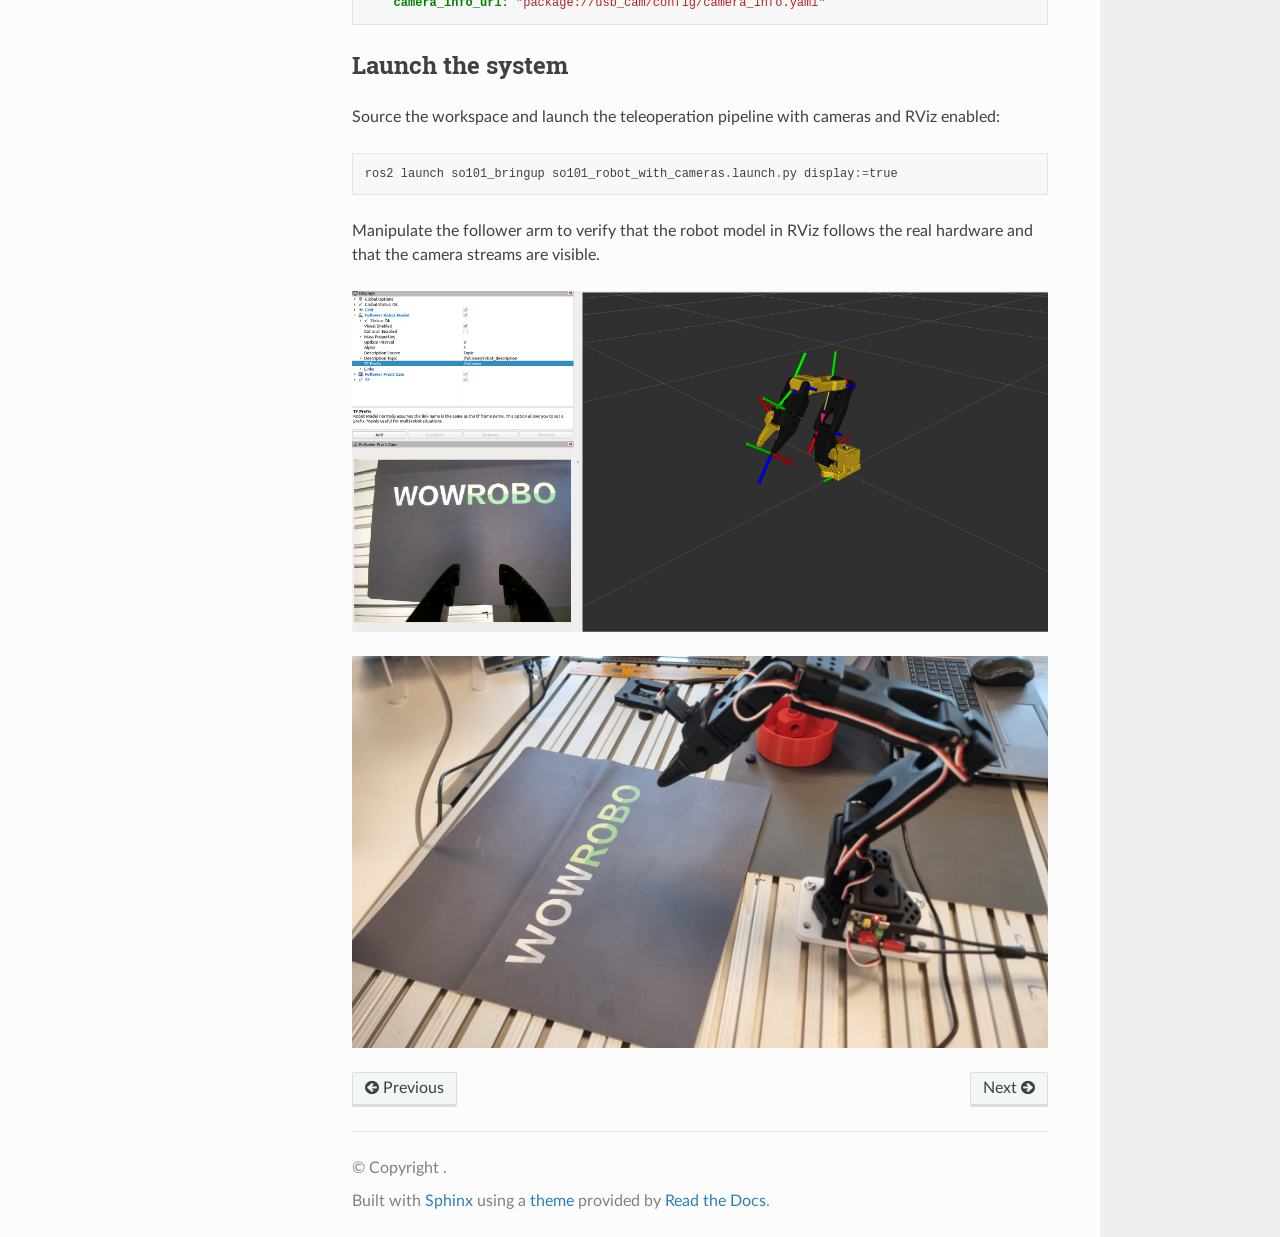
<file: docs/_build/getting_started.html>
<!DOCTYPE html>
<html class="writer-html5" lang="en" data-content_root="./">
<head>
  <meta charset="utf-8" /><meta name="viewport" content="width=device-width, initial-scale=1" />

  <meta name="viewport" content="width=device-width, initial-scale=1.0" />
  <title>Getting Started &mdash; SO101 ROS2  documentation</title>
      <link rel="stylesheet" type="text/css" href="_static/pygments.css?v=b86133f3" />
      <link rel="stylesheet" type="text/css" href="_static/css/theme.css?v=e59714d7" />


      <script src="_static/jquery.js?v=5d32c60e"></script>
      <script src="_static/_sphinx_javascript_frameworks_compat.js?v=2cd50e6c"></script>
      <script src="_static/documentation_options.js?v=5929fcd5"></script>
      <script src="_static/doctools.js?v=9bcbadda"></script>
      <script src="_static/sphinx_highlight.js?v=dc90522c"></script>
    <script src="_static/js/theme.js"></script>
    <link rel="index" title="Index" href="genindex.html" />
    <link rel="search" title="Search" href="search.html" />
    <link rel="next" title="Imitation Learning" href="imitation_learning.html" />
    <link rel="prev" title="ROS 2 Control Architecture" href="ros2controlarch.html" />
</head>

<body class="wy-body-for-nav">
  <div class="wy-grid-for-nav">
    <nav data-toggle="wy-nav-shift" class="wy-nav-side">
      <div class="wy-side-scroll">
        <div class="wy-side-nav-search" >



          <a href="index.html" class="icon icon-home">
            SO101 ROS2
          </a>
<div role="search">
  <form id="rtd-search-form" class="wy-form" action="search.html" method="get">
    <input type="text" name="q" placeholder="Search docs" aria-label="Search docs" />
    <input type="hidden" name="check_keywords" value="yes" />
    <input type="hidden" name="area" value="default" />
  </form>
</div>
        </div><div class="wy-menu wy-menu-vertical" data-spy="affix" role="navigation" aria-label="Navigation menu">
              <p class="caption" role="heading"><span class="caption-text">Guides</span></p>
<ul class="current">
<li class="toctree-l1"><a class="reference internal" href="setup.html">Setup</a></li>
<li class="toctree-l1"><a class="reference internal" href="build.html">Build so101_ros2</a></li>
<li class="toctree-l1"><a class="reference internal" href="ros2controlarch.html">ROS 2 Control Architecture</a></li>
<li class="toctree-l1 current"><a class="current reference internal" href="#">Getting Started</a><ul>
<li class="toctree-l2"><a class="reference internal" href="#prerequisites">Prerequisites</a></li>
<li class="toctree-l2"><a class="reference internal" href="#bridge-configuration">Bridge configuration</a></li>
<li class="toctree-l2"><a class="reference internal" href="#camera-configuration">Camera configuration</a></li>
<li class="toctree-l2"><a class="reference internal" href="#launch-the-system">Launch the system</a></li>
</ul>
</li>
<li class="toctree-l1"><a class="reference internal" href="imitation_learning.html">Imitation Learning</a></li>
</ul>

        </div>
      </div>
    </nav>

    <section data-toggle="wy-nav-shift" class="wy-nav-content-wrap"><nav class="wy-nav-top" aria-label="Mobile navigation menu" >
          <i data-toggle="wy-nav-top" class="fa fa-bars"></i>
          <a href="index.html">SO101 ROS2</a>
      </nav>

      <div class="wy-nav-content">
        <div class="rst-content">
          <div role="navigation" aria-label="Page navigation">
  <ul class="wy-breadcrumbs">
      <li><a href="index.html" class="icon icon-home" aria-label="Home"></a></li>
      <li class="breadcrumb-item active">Getting Started</li>
      <li class="wy-breadcrumbs-aside">
              <a href="https://github.com/nimicurtis/so101_ros2/blob/docs/docs/getting_started.rst" class="fa fa-github"> Edit on GitHub</a>
      </li>
  </ul>
  <hr/>
</div>
          <div role="main" class="document" itemscope="itemscope" itemtype="http://schema.org/Article">
           <div itemprop="articleBody">

  <section id="getting-started">
<h1>Getting Started<a class="headerlink" href="#getting-started" title="Link to this heading"></a></h1>
<section id="prerequisites">
<h2>Prerequisites<a class="headerlink" href="#prerequisites" title="Link to this heading"></a></h2>
<ul class="simple">
<li><p>A prepared Lerobot SO101 leader + follower kit with calibration files.
Follow the <a class="reference external" href="./setup.html">setup guide</a> to prepare the hardware and Python
environment.</p></li>
<li><p>A built ROS 2 workspace with <code class="docutils literal notranslate"><span class="pre">so101_ros2</span></code> and its dependencies installed.
Follow the <a class="reference external" href="./build.html">build instructions</a> to set up the workspace.</p></li>
</ul>
</section>
<section id="bridge-configuration">
<h2>Bridge configuration<a class="headerlink" href="#bridge-configuration" title="Link to this heading"></a></h2>
<p>Update the leader and follower parameter files in
<code class="docutils literal notranslate"><span class="pre">so101_ros2_bridge/config</span></code> so they reference the detected USB ports,
calibration directory, and Lerobot identifiers:</p>
<div class="highlight-default notranslate"><div class="highlight"><pre><span></span><span class="n">so101_ros2_bridge</span><span class="o">/</span><span class="n">config</span><span class="o">/</span><span class="n">so101_leader_params</span><span class="o">.</span><span class="n">yaml</span>
<span class="n">so101_ros2_bridge</span><span class="o">/</span><span class="n">config</span><span class="o">/</span><span class="n">so101_follower_params</span><span class="o">.</span><span class="n">yaml</span>
</pre></div>
</div>
<p>For example, the follower configuration may look like this:</p>
<div class="highlight-yaml notranslate"><div class="highlight"><pre><span></span><span class="nt">so101_follower_ros2_bridge</span><span class="p">:</span>
<span class="w">  </span><span class="nt">ros__parameters</span><span class="p">:</span>
<span class="w">    </span><span class="nt">port</span><span class="p">:</span><span class="w"> </span><span class="l l-Scalar l-Scalar-Plain">&lt;your follower robot USB port&gt;</span>
<span class="w">    </span><span class="nt">id</span><span class="p">:</span><span class="w"> </span><span class="l l-Scalar l-Scalar-Plain">&lt;your follower robot ID&gt;</span>
<span class="w">    </span><span class="nt">calibration_dir</span><span class="p">:</span><span class="w"> </span><span class="s">&quot;/abs/path/to/calibration&quot;</span><span class="w">  </span><span class="c1"># Optional. If omitted, falls back to config/calibration/</span>
<span class="w">    </span><span class="nt">use_degrees</span><span class="p">:</span><span class="w"> </span><span class="l l-Scalar l-Scalar-Plain">true</span>
<span class="w">    </span><span class="nt">max_relative_target</span><span class="p">:</span><span class="w"> </span><span class="l l-Scalar l-Scalar-Plain">10</span>
<span class="w">    </span><span class="nt">disable_torque_on_disconnect</span><span class="p">:</span><span class="w"> </span><span class="l l-Scalar l-Scalar-Plain">true</span>
<span class="w">    </span><span class="nt">publish_rate</span><span class="p">:</span><span class="w"> </span><span class="l l-Scalar l-Scalar-Plain">30.0</span>
</pre></div>
</div>
<p>Each file exposes the <code class="docutils literal notranslate"><span class="pre">port</span></code>, <code class="docutils literal notranslate"><span class="pre">id</span></code> and <code class="docutils literal notranslate"><span class="pre">publish_rate</span></code> fields that the
Python bridge nodes consume. The follower configuration also provides
<code class="docutils literal notranslate"><span class="pre">max_relative_target</span></code> and <code class="docutils literal notranslate"><span class="pre">disable_torque_on_disconnect</span></code> to bound the
commands sent to the hardware. Set <code class="docutils literal notranslate"><span class="pre">calibration_dir</span></code> to the location where you
stored the JSON calibration files generated during the Lerobot setup.</p>
</section>
<section id="camera-configuration">
<h2>Camera configuration<a class="headerlink" href="#camera-configuration" title="Link to this heading"></a></h2>
<p>Camera launch parameters live in <code class="docutils literal notranslate"><span class="pre">so101_bringup/config/so101_cameras.yaml</span></code>. The
file lists the cameras to start, their namespaces, and the specific parameter
files to load. For example:</p>
<div class="highlight-yaml notranslate"><div class="highlight"><pre><span></span><span class="nt">cameras</span><span class="p">:</span>
<span class="w">  </span><span class="p p-Indicator">-</span><span class="w"> </span><span class="nt">name</span><span class="p">:</span><span class="w"> </span><span class="l l-Scalar l-Scalar-Plain">cam_front</span>
<span class="w">    </span><span class="nt">camera_type</span><span class="p">:</span><span class="w"> </span><span class="l l-Scalar l-Scalar-Plain">usb_camera</span>
<span class="w">    </span><span class="nt">param_path</span><span class="p">:</span><span class="w"> </span><span class="l l-Scalar l-Scalar-Plain">so101_usb_cam.yaml</span>
<span class="w">    </span><span class="nt">namespace</span><span class="p">:</span><span class="w"> </span><span class="l l-Scalar l-Scalar-Plain">follower</span>
</pre></div>
</div>
<p>The referenced USB camera configuration declares the per-device settings, including specific parameters and shared parameters across all cameras (of the camera_type). For example:</p>
<div class="highlight-yaml notranslate"><div class="highlight"><pre><span></span><span class="c1"># so101_usb_cam.yaml</span>
<span class="c1">## Shared parameters for all USB cameras</span>
<span class="nt">/**</span><span class="p">:</span>
<span class="nt">ros__parameters</span><span class="p">:</span>
<span class="w">   </span><span class="nt">framerate</span><span class="p">:</span><span class="w"> </span><span class="l l-Scalar l-Scalar-Plain">30.0</span>
<span class="w">   </span><span class="nt">io_method</span><span class="p">:</span><span class="w"> </span><span class="s">&quot;mmap&quot;</span>
<span class="w">   </span><span class="nt">pixel_format</span><span class="p">:</span><span class="w"> </span><span class="s">&quot;mjpeg2rgb&quot;</span>
<span class="w">   </span><span class="nt">av_device_format</span><span class="p">:</span><span class="w"> </span><span class="s">&quot;YUV422P&quot;</span>
<span class="w">   </span><span class="nt">image_width</span><span class="p">:</span><span class="w"> </span><span class="l l-Scalar l-Scalar-Plain">640</span>
<span class="w">   </span><span class="nt">image_height</span><span class="p">:</span><span class="w"> </span><span class="l l-Scalar l-Scalar-Plain">480</span>
<span class="w">   </span><span class="c1"># Other shared parameters can be added here</span>

<span class="c1">## Per-camera parameters under</span>
<span class="c1">#/&lt;namespace&gt;/&lt;name&gt;</span>
<span class="nt">/follower/cam_front</span><span class="p">:</span>
<span class="w">  </span><span class="nt">ros__parameters</span><span class="p">:</span>
<span class="w">    </span><span class="nt">video_device</span><span class="p">:</span><span class="w"> </span><span class="s">&quot;&lt;your</span><span class="nv"> </span><span class="s">camera</span><span class="nv"> </span><span class="s">device</span><span class="nv"> </span><span class="s">path,</span><span class="nv"> </span><span class="s">e.g.</span><span class="nv"> </span><span class="s">/dev/video4&gt;&quot;</span>
<span class="w">    </span><span class="nt">frame_id</span><span class="p">:</span><span class="w"> </span><span class="s">&quot;cam_front&quot;</span>
<span class="w">    </span><span class="nt">camera_name</span><span class="p">:</span><span class="w"> </span><span class="s">&quot;cam_front&quot;</span>
<span class="w">    </span><span class="nt">camera_info_url</span><span class="p">:</span><span class="w"> </span><span class="s">&quot;package://usb_cam/config/camera_info.yaml&quot;</span>
</pre></div>
</div>
</section>
<section id="launch-the-system">
<h2>Launch the system<a class="headerlink" href="#launch-the-system" title="Link to this heading"></a></h2>
<p>Source the workspace and launch the teleoperation pipeline with cameras and RViz enabled:</p>
<div class="highlight-default notranslate"><div class="highlight"><pre><span></span><span class="n">ros2</span> <span class="n">launch</span> <span class="n">so101_bringup</span> <span class="n">so101_robot_with_cameras</span><span class="o">.</span><span class="n">launch</span><span class="o">.</span><span class="n">py</span> <span class="n">display</span><span class="o">:=</span><span class="n">true</span>
</pre></div>
</div>
<p>Manipulate the follower arm to verify that the robot model in RViz follows the
real hardware and that the camera streams are visible.</p>
<img alt="SO101 robot with cameras in RViz" src="_images/getting_started.png" />
<img alt="RViz camera view of the SO101 follower" src="_images/getting_started2.jpeg" />
</section>
</section>


           </div>
          </div>
          <footer><div class="rst-footer-buttons" role="navigation" aria-label="Footer">
        <a href="ros2controlarch.html" class="btn btn-neutral float-left" title="ROS 2 Control Architecture" accesskey="p" rel="prev"><span class="fa fa-arrow-circle-left" aria-hidden="true"></span> Previous</a>
        <a href="imitation_learning.html" class="btn btn-neutral float-right" title="Imitation Learning" accesskey="n" rel="next">Next <span class="fa fa-arrow-circle-right" aria-hidden="true"></span></a>
    </div>

  <hr/>

  <div role="contentinfo">
    <p>&#169; Copyright .</p>
  </div>

  Built with <a href="https://www.sphinx-doc.org/">Sphinx</a> using a
    <a href="https://github.com/readthedocs/sphinx_rtd_theme">theme</a>
    provided by <a href="https://readthedocs.org">Read the Docs</a>.


</footer>
        </div>
      </div>
    </section>
  </div>
  <script>
      jQuery(function () {
          SphinxRtdTheme.Navigation.enable(true);
      });
  </script>

</body>
</html>
</file>
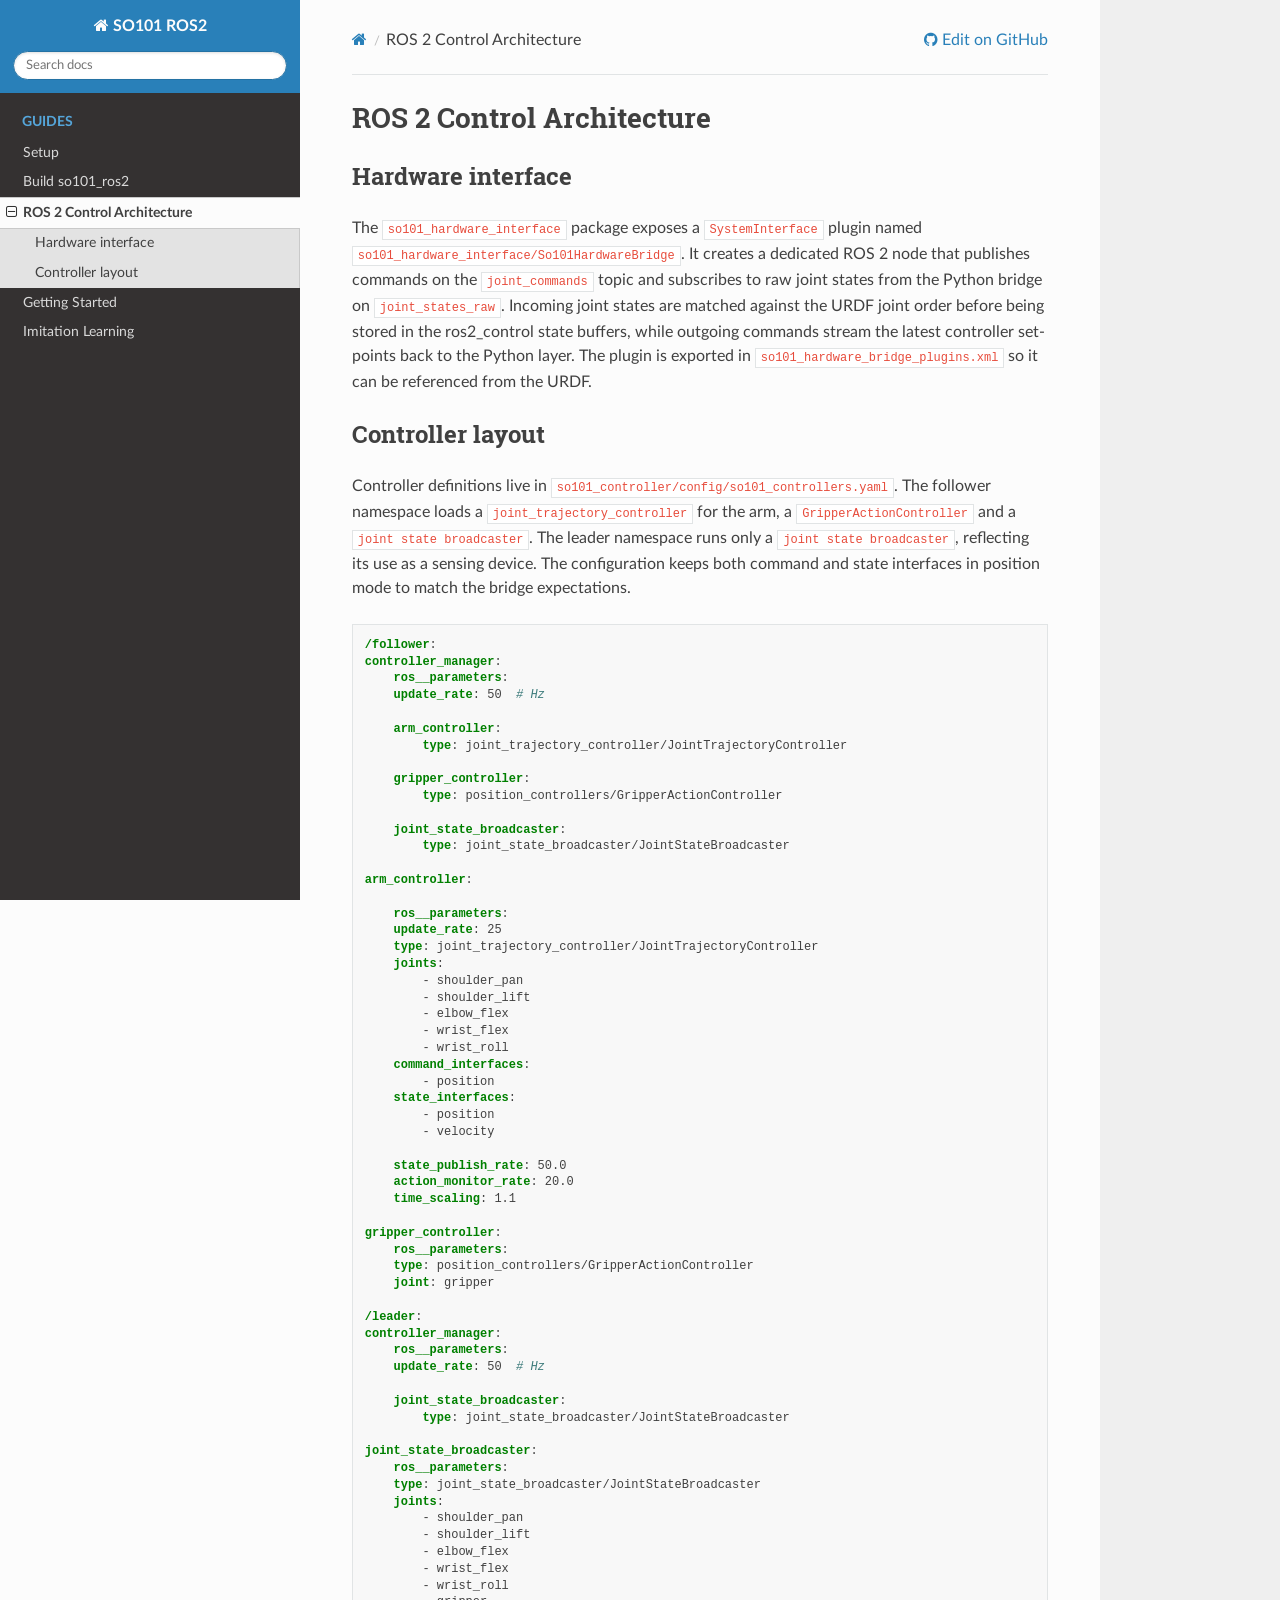
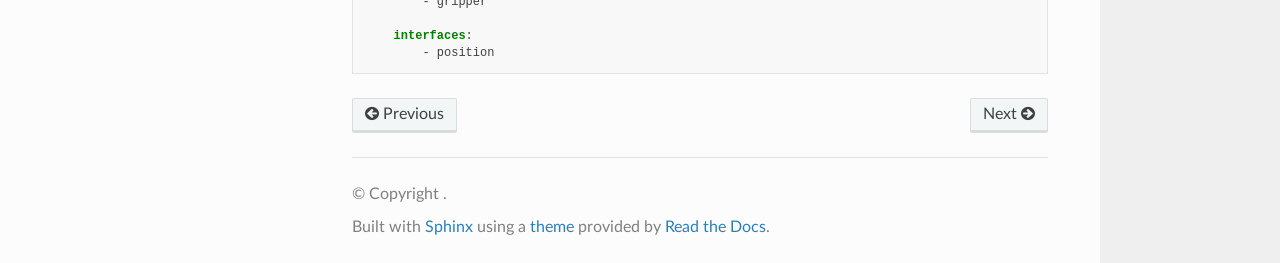
<file: docs/_build/ros2controlarch.html>
<!DOCTYPE html>
<html class="writer-html5" lang="en" data-content_root="./">
<head>
  <meta charset="utf-8" /><meta name="viewport" content="width=device-width, initial-scale=1" />

  <meta name="viewport" content="width=device-width, initial-scale=1.0" />
  <title>ROS 2 Control Architecture &mdash; SO101 ROS2  documentation</title>
      <link rel="stylesheet" type="text/css" href="_static/pygments.css?v=b86133f3" />
      <link rel="stylesheet" type="text/css" href="_static/css/theme.css?v=e59714d7" />


      <script src="_static/jquery.js?v=5d32c60e"></script>
      <script src="_static/_sphinx_javascript_frameworks_compat.js?v=2cd50e6c"></script>
      <script src="_static/documentation_options.js?v=5929fcd5"></script>
      <script src="_static/doctools.js?v=9bcbadda"></script>
      <script src="_static/sphinx_highlight.js?v=dc90522c"></script>
    <script src="_static/js/theme.js"></script>
    <link rel="index" title="Index" href="genindex.html" />
    <link rel="search" title="Search" href="search.html" />
    <link rel="next" title="Getting Started" href="getting_started.html" />
    <link rel="prev" title="Build so101_ros2" href="build.html" />
</head>

<body class="wy-body-for-nav">
  <div class="wy-grid-for-nav">
    <nav data-toggle="wy-nav-shift" class="wy-nav-side">
      <div class="wy-side-scroll">
        <div class="wy-side-nav-search" >



          <a href="index.html" class="icon icon-home">
            SO101 ROS2
          </a>
<div role="search">
  <form id="rtd-search-form" class="wy-form" action="search.html" method="get">
    <input type="text" name="q" placeholder="Search docs" aria-label="Search docs" />
    <input type="hidden" name="check_keywords" value="yes" />
    <input type="hidden" name="area" value="default" />
  </form>
</div>
        </div><div class="wy-menu wy-menu-vertical" data-spy="affix" role="navigation" aria-label="Navigation menu">
              <p class="caption" role="heading"><span class="caption-text">Guides</span></p>
<ul class="current">
<li class="toctree-l1"><a class="reference internal" href="setup.html">Setup</a></li>
<li class="toctree-l1"><a class="reference internal" href="build.html">Build so101_ros2</a></li>
<li class="toctree-l1 current"><a class="current reference internal" href="#">ROS 2 Control Architecture</a><ul>
<li class="toctree-l2"><a class="reference internal" href="#hardware-interface">Hardware interface</a></li>
<li class="toctree-l2"><a class="reference internal" href="#controller-layout">Controller layout</a></li>
</ul>
</li>
<li class="toctree-l1"><a class="reference internal" href="getting_started.html">Getting Started</a></li>
<li class="toctree-l1"><a class="reference internal" href="imitation_learning.html">Imitation Learning</a></li>
</ul>

        </div>
      </div>
    </nav>

    <section data-toggle="wy-nav-shift" class="wy-nav-content-wrap"><nav class="wy-nav-top" aria-label="Mobile navigation menu" >
          <i data-toggle="wy-nav-top" class="fa fa-bars"></i>
          <a href="index.html">SO101 ROS2</a>
      </nav>

      <div class="wy-nav-content">
        <div class="rst-content">
          <div role="navigation" aria-label="Page navigation">
  <ul class="wy-breadcrumbs">
      <li><a href="index.html" class="icon icon-home" aria-label="Home"></a></li>
      <li class="breadcrumb-item active">ROS 2 Control Architecture</li>
      <li class="wy-breadcrumbs-aside">
              <a href="https://github.com/nimicurtis/so101_ros2/blob/docs/docs/ros2controlarch.rst" class="fa fa-github"> Edit on GitHub</a>
      </li>
  </ul>
  <hr/>
</div>
          <div role="main" class="document" itemscope="itemscope" itemtype="http://schema.org/Article">
           <div itemprop="articleBody">

  <section id="ros-2-control-architecture">
<h1>ROS 2 Control Architecture<a class="headerlink" href="#ros-2-control-architecture" title="Link to this heading"></a></h1>
<section id="hardware-interface">
<h2>Hardware interface<a class="headerlink" href="#hardware-interface" title="Link to this heading"></a></h2>
<p>The <code class="docutils literal notranslate"><span class="pre">so101_hardware_interface</span></code> package exposes a <code class="docutils literal notranslate"><span class="pre">SystemInterface</span></code> plugin
named <code class="docutils literal notranslate"><span class="pre">so101_hardware_interface/So101HardwareBridge</span></code>. It creates a dedicated
ROS 2 node that publishes commands on the <code class="docutils literal notranslate"><span class="pre">joint_commands</span></code> topic and subscribes
to raw joint states from the Python bridge on <code class="docutils literal notranslate"><span class="pre">joint_states_raw</span></code>. Incoming
joint states are matched against the URDF joint order before being stored in the
ros2_control state buffers, while outgoing commands stream the latest controller
set-points back to the Python layer. The plugin is exported in
<code class="docutils literal notranslate"><span class="pre">so101_hardware_bridge_plugins.xml</span></code> so it can be referenced from the URDF.</p>
</section>
<section id="controller-layout">
<h2>Controller layout<a class="headerlink" href="#controller-layout" title="Link to this heading"></a></h2>
<p>Controller definitions live in <code class="docutils literal notranslate"><span class="pre">so101_controller/config/so101_controllers.yaml</span></code>.
The follower namespace loads a <code class="docutils literal notranslate"><span class="pre">joint_trajectory_controller</span></code> for the arm, a
<code class="docutils literal notranslate"><span class="pre">GripperActionController</span></code> and a <code class="docutils literal notranslate"><span class="pre">joint</span> <span class="pre">state</span> <span class="pre">broadcaster</span></code>. The leader namespace
runs only a <code class="docutils literal notranslate"><span class="pre">joint</span> <span class="pre">state</span> <span class="pre">broadcaster</span></code>, reflecting its use as a sensing device. The
configuration keeps both command and state interfaces in position mode to match
the bridge expectations.</p>
<div class="highlight-yaml notranslate"><div class="highlight"><pre><span></span><span class="nt">/follower</span><span class="p">:</span>
<span class="nt">controller_manager</span><span class="p">:</span>
<span class="w">    </span><span class="nt">ros__parameters</span><span class="p">:</span>
<span class="w">    </span><span class="nt">update_rate</span><span class="p">:</span><span class="w"> </span><span class="l l-Scalar l-Scalar-Plain">50</span><span class="w">  </span><span class="c1"># Hz</span>

<span class="w">    </span><span class="nt">arm_controller</span><span class="p">:</span>
<span class="w">        </span><span class="nt">type</span><span class="p">:</span><span class="w"> </span><span class="l l-Scalar l-Scalar-Plain">joint_trajectory_controller/JointTrajectoryController</span>

<span class="w">    </span><span class="nt">gripper_controller</span><span class="p">:</span>
<span class="w">        </span><span class="nt">type</span><span class="p">:</span><span class="w"> </span><span class="l l-Scalar l-Scalar-Plain">position_controllers/GripperActionController</span>

<span class="w">    </span><span class="nt">joint_state_broadcaster</span><span class="p">:</span>
<span class="w">        </span><span class="nt">type</span><span class="p">:</span><span class="w"> </span><span class="l l-Scalar l-Scalar-Plain">joint_state_broadcaster/JointStateBroadcaster</span>

<span class="nt">arm_controller</span><span class="p">:</span>

<span class="w">    </span><span class="nt">ros__parameters</span><span class="p">:</span>
<span class="w">    </span><span class="nt">update_rate</span><span class="p">:</span><span class="w"> </span><span class="l l-Scalar l-Scalar-Plain">25</span>
<span class="w">    </span><span class="nt">type</span><span class="p">:</span><span class="w"> </span><span class="l l-Scalar l-Scalar-Plain">joint_trajectory_controller/JointTrajectoryController</span>
<span class="w">    </span><span class="nt">joints</span><span class="p">:</span>
<span class="w">        </span><span class="p p-Indicator">-</span><span class="w"> </span><span class="l l-Scalar l-Scalar-Plain">shoulder_pan</span>
<span class="w">        </span><span class="p p-Indicator">-</span><span class="w"> </span><span class="l l-Scalar l-Scalar-Plain">shoulder_lift</span>
<span class="w">        </span><span class="p p-Indicator">-</span><span class="w"> </span><span class="l l-Scalar l-Scalar-Plain">elbow_flex</span>
<span class="w">        </span><span class="p p-Indicator">-</span><span class="w"> </span><span class="l l-Scalar l-Scalar-Plain">wrist_flex</span>
<span class="w">        </span><span class="p p-Indicator">-</span><span class="w"> </span><span class="l l-Scalar l-Scalar-Plain">wrist_roll</span>
<span class="w">    </span><span class="nt">command_interfaces</span><span class="p">:</span>
<span class="w">        </span><span class="p p-Indicator">-</span><span class="w"> </span><span class="l l-Scalar l-Scalar-Plain">position</span>
<span class="w">    </span><span class="nt">state_interfaces</span><span class="p">:</span>
<span class="w">        </span><span class="p p-Indicator">-</span><span class="w"> </span><span class="l l-Scalar l-Scalar-Plain">position</span>
<span class="w">        </span><span class="p p-Indicator">-</span><span class="w"> </span><span class="l l-Scalar l-Scalar-Plain">velocity</span>

<span class="w">    </span><span class="nt">state_publish_rate</span><span class="p">:</span><span class="w"> </span><span class="l l-Scalar l-Scalar-Plain">50.0</span>
<span class="w">    </span><span class="nt">action_monitor_rate</span><span class="p">:</span><span class="w"> </span><span class="l l-Scalar l-Scalar-Plain">20.0</span>
<span class="w">    </span><span class="nt">time_scaling</span><span class="p">:</span><span class="w"> </span><span class="l l-Scalar l-Scalar-Plain">1.1</span>

<span class="nt">gripper_controller</span><span class="p">:</span>
<span class="w">    </span><span class="nt">ros__parameters</span><span class="p">:</span>
<span class="w">    </span><span class="nt">type</span><span class="p">:</span><span class="w"> </span><span class="l l-Scalar l-Scalar-Plain">position_controllers/GripperActionController</span>
<span class="w">    </span><span class="nt">joint</span><span class="p">:</span><span class="w"> </span><span class="l l-Scalar l-Scalar-Plain">gripper</span>

<span class="nt">/leader</span><span class="p">:</span>
<span class="nt">controller_manager</span><span class="p">:</span>
<span class="w">    </span><span class="nt">ros__parameters</span><span class="p">:</span>
<span class="w">    </span><span class="nt">update_rate</span><span class="p">:</span><span class="w"> </span><span class="l l-Scalar l-Scalar-Plain">50</span><span class="w">  </span><span class="c1"># Hz</span>

<span class="w">    </span><span class="nt">joint_state_broadcaster</span><span class="p">:</span>
<span class="w">        </span><span class="nt">type</span><span class="p">:</span><span class="w"> </span><span class="l l-Scalar l-Scalar-Plain">joint_state_broadcaster/JointStateBroadcaster</span>

<span class="nt">joint_state_broadcaster</span><span class="p">:</span>
<span class="w">    </span><span class="nt">ros__parameters</span><span class="p">:</span>
<span class="w">    </span><span class="nt">type</span><span class="p">:</span><span class="w"> </span><span class="l l-Scalar l-Scalar-Plain">joint_state_broadcaster/JointStateBroadcaster</span>
<span class="w">    </span><span class="nt">joints</span><span class="p">:</span>
<span class="w">        </span><span class="p p-Indicator">-</span><span class="w"> </span><span class="l l-Scalar l-Scalar-Plain">shoulder_pan</span>
<span class="w">        </span><span class="p p-Indicator">-</span><span class="w"> </span><span class="l l-Scalar l-Scalar-Plain">shoulder_lift</span>
<span class="w">        </span><span class="p p-Indicator">-</span><span class="w"> </span><span class="l l-Scalar l-Scalar-Plain">elbow_flex</span>
<span class="w">        </span><span class="p p-Indicator">-</span><span class="w"> </span><span class="l l-Scalar l-Scalar-Plain">wrist_flex</span>
<span class="w">        </span><span class="p p-Indicator">-</span><span class="w"> </span><span class="l l-Scalar l-Scalar-Plain">wrist_roll</span>
<span class="w">        </span><span class="p p-Indicator">-</span><span class="w"> </span><span class="l l-Scalar l-Scalar-Plain">gripper</span>

<span class="w">    </span><span class="nt">interfaces</span><span class="p">:</span>
<span class="w">        </span><span class="p p-Indicator">-</span><span class="w"> </span><span class="l l-Scalar l-Scalar-Plain">position</span>
</pre></div>
</div>
</section>
</section>


           </div>
          </div>
          <footer><div class="rst-footer-buttons" role="navigation" aria-label="Footer">
        <a href="build.html" class="btn btn-neutral float-left" title="Build so101_ros2" accesskey="p" rel="prev"><span class="fa fa-arrow-circle-left" aria-hidden="true"></span> Previous</a>
        <a href="getting_started.html" class="btn btn-neutral float-right" title="Getting Started" accesskey="n" rel="next">Next <span class="fa fa-arrow-circle-right" aria-hidden="true"></span></a>
    </div>

  <hr/>

  <div role="contentinfo">
    <p>&#169; Copyright .</p>
  </div>

  Built with <a href="https://www.sphinx-doc.org/">Sphinx</a> using a
    <a href="https://github.com/readthedocs/sphinx_rtd_theme">theme</a>
    provided by <a href="https://readthedocs.org">Read the Docs</a>.


</footer>
        </div>
      </div>
    </section>
  </div>
  <script>
      jQuery(function () {
          SphinxRtdTheme.Navigation.enable(true);
      });
  </script>

</body>
</html>
</file>
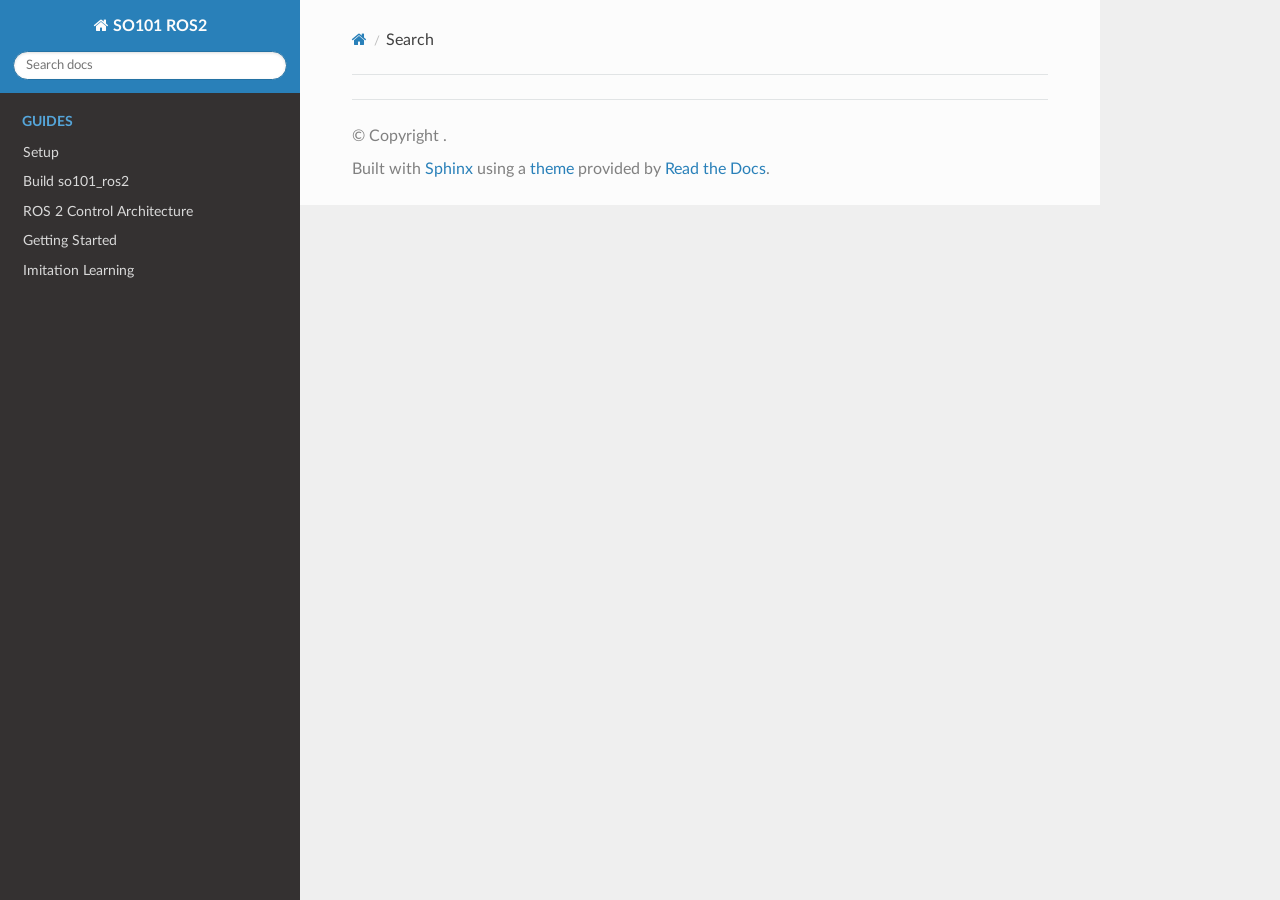
<file: docs/_build/search.html>
<!DOCTYPE html>
<html class="writer-html5" lang="en" data-content_root="./">
<head>
  <meta charset="utf-8" />
  <meta name="viewport" content="width=device-width, initial-scale=1.0" />
  <title>Search &mdash; SO101 ROS2  documentation</title>
      <link rel="stylesheet" type="text/css" href="_static/pygments.css?v=b86133f3" />
      <link rel="stylesheet" type="text/css" href="_static/css/theme.css?v=e59714d7" />



      <script src="_static/jquery.js?v=5d32c60e"></script>
      <script src="_static/_sphinx_javascript_frameworks_compat.js?v=2cd50e6c"></script>
      <script src="_static/documentation_options.js?v=5929fcd5"></script>
      <script src="_static/doctools.js?v=9bcbadda"></script>
      <script src="_static/sphinx_highlight.js?v=dc90522c"></script>
    <script src="_static/js/theme.js"></script>
    <script src="_static/searchtools.js"></script>
    <script src="_static/language_data.js"></script>
    <link rel="index" title="Index" href="genindex.html" />
    <link rel="search" title="Search" href="#" />
</head>

<body class="wy-body-for-nav">
  <div class="wy-grid-for-nav">
    <nav data-toggle="wy-nav-shift" class="wy-nav-side">
      <div class="wy-side-scroll">
        <div class="wy-side-nav-search" >



          <a href="index.html" class="icon icon-home">
            SO101 ROS2
          </a>
<div role="search">
  <form id="rtd-search-form" class="wy-form" action="#" method="get">
    <input type="text" name="q" placeholder="Search docs" aria-label="Search docs" />
    <input type="hidden" name="check_keywords" value="yes" />
    <input type="hidden" name="area" value="default" />
  </form>
</div>
        </div><div class="wy-menu wy-menu-vertical" data-spy="affix" role="navigation" aria-label="Navigation menu">
              <p class="caption" role="heading"><span class="caption-text">Guides</span></p>
<ul>
<li class="toctree-l1"><a class="reference internal" href="setup.html">Setup</a></li>
<li class="toctree-l1"><a class="reference internal" href="build.html">Build so101_ros2</a></li>
<li class="toctree-l1"><a class="reference internal" href="ros2controlarch.html">ROS 2 Control Architecture</a></li>
<li class="toctree-l1"><a class="reference internal" href="getting_started.html">Getting Started</a></li>
<li class="toctree-l1"><a class="reference internal" href="imitation_learning.html">Imitation Learning</a></li>
</ul>

        </div>
      </div>
    </nav>

    <section data-toggle="wy-nav-shift" class="wy-nav-content-wrap"><nav class="wy-nav-top" aria-label="Mobile navigation menu" >
          <i data-toggle="wy-nav-top" class="fa fa-bars"></i>
          <a href="index.html">SO101 ROS2</a>
      </nav>

      <div class="wy-nav-content">
        <div class="rst-content">
          <div role="navigation" aria-label="Page navigation">
  <ul class="wy-breadcrumbs">
      <li><a href="index.html" class="icon icon-home" aria-label="Home"></a></li>
      <li class="breadcrumb-item active">Search</li>
      <li class="wy-breadcrumbs-aside">
      </li>
  </ul>
  <hr/>
</div>
          <div role="main" class="document" itemscope="itemscope" itemtype="http://schema.org/Article">
           <div itemprop="articleBody">

  <noscript>
  <div id="fallback" class="admonition warning">
    <p class="last">
      Please activate JavaScript to enable the search functionality.
    </p>
  </div>
  </noscript>


  <div id="search-results">

  </div>

           </div>
          </div>
          <footer>

  <hr/>

  <div role="contentinfo">
    <p>&#169; Copyright .</p>
  </div>

  Built with <a href="https://www.sphinx-doc.org/">Sphinx</a> using a
    <a href="https://github.com/readthedocs/sphinx_rtd_theme">theme</a>
    provided by <a href="https://readthedocs.org">Read the Docs</a>.


</footer>
        </div>
      </div>
    </section>
  </div>
  <script>
      jQuery(function () {
          SphinxRtdTheme.Navigation.enable(true);
      });
  </script>
  <script>
    jQuery(function() { Search.loadIndex("searchindex.js"); });
  </script>

  <script id="searchindexloader"></script>



</body>
</html>
</file>
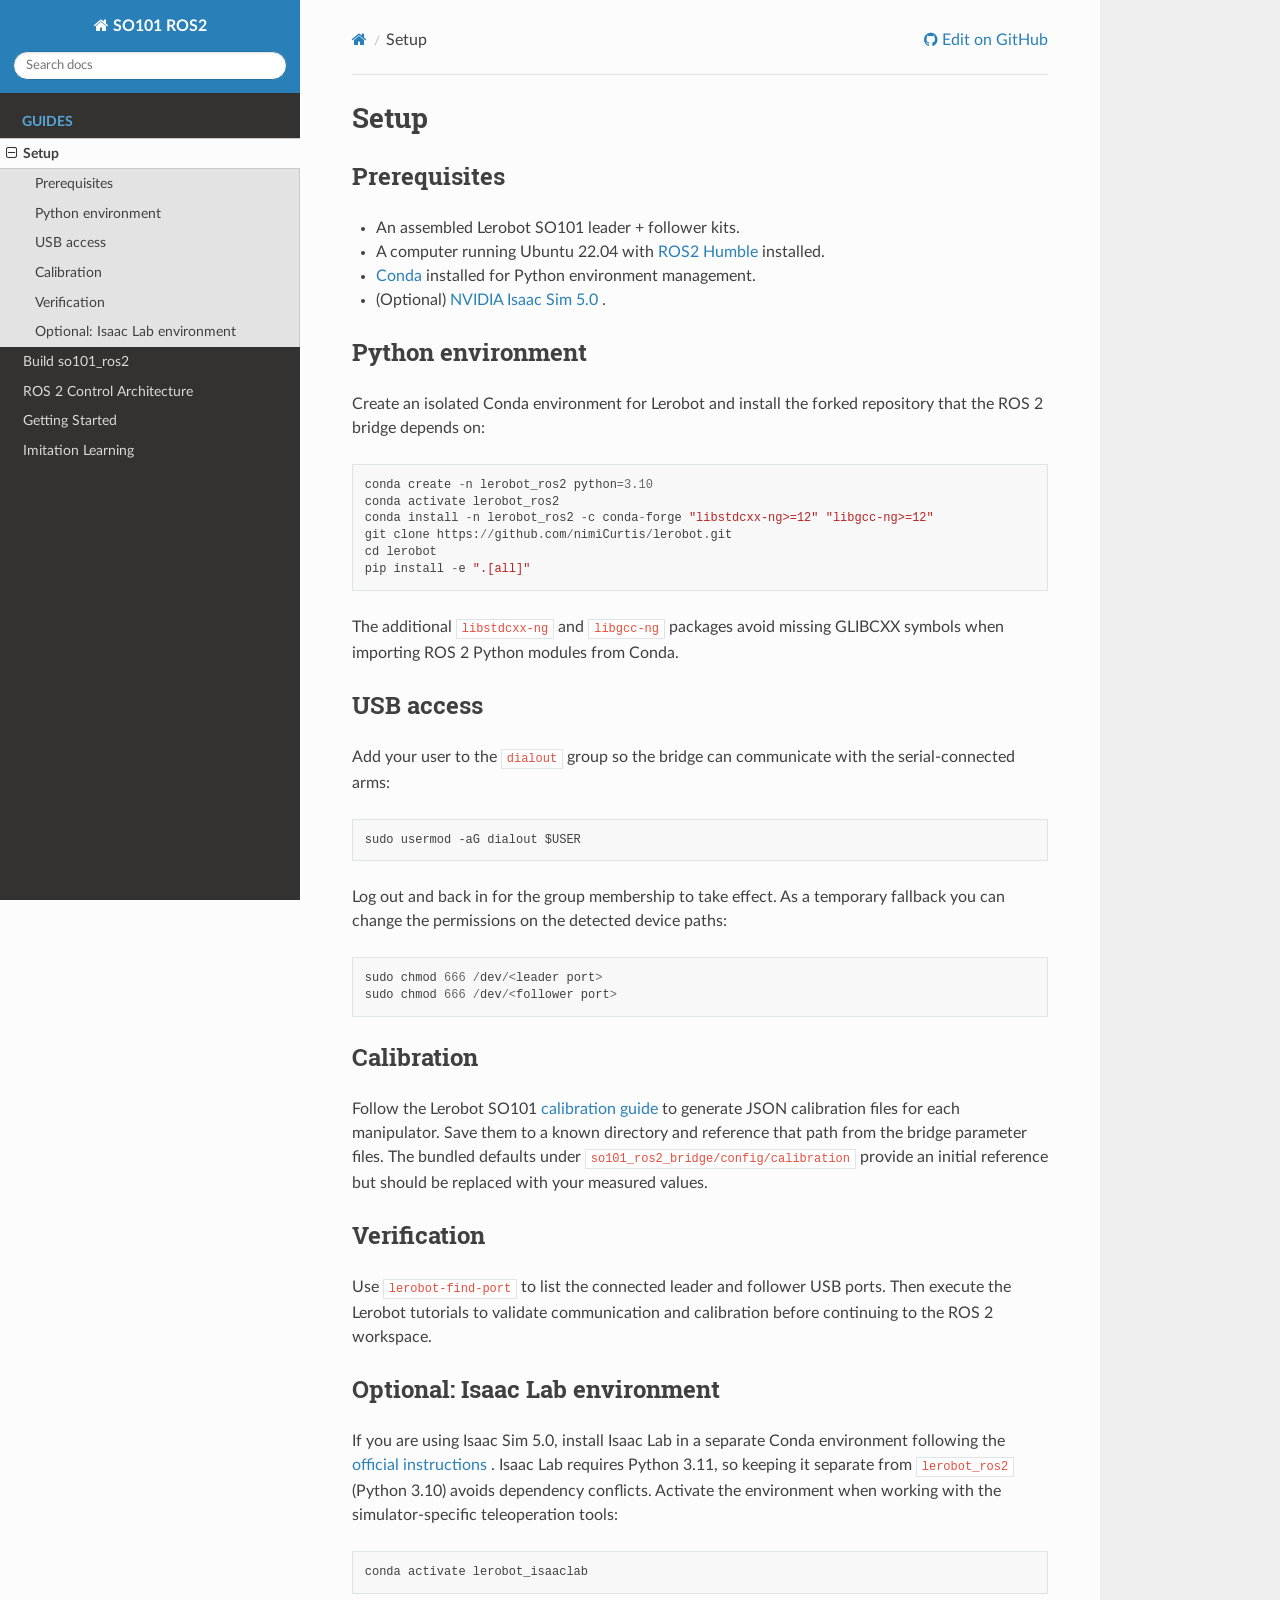
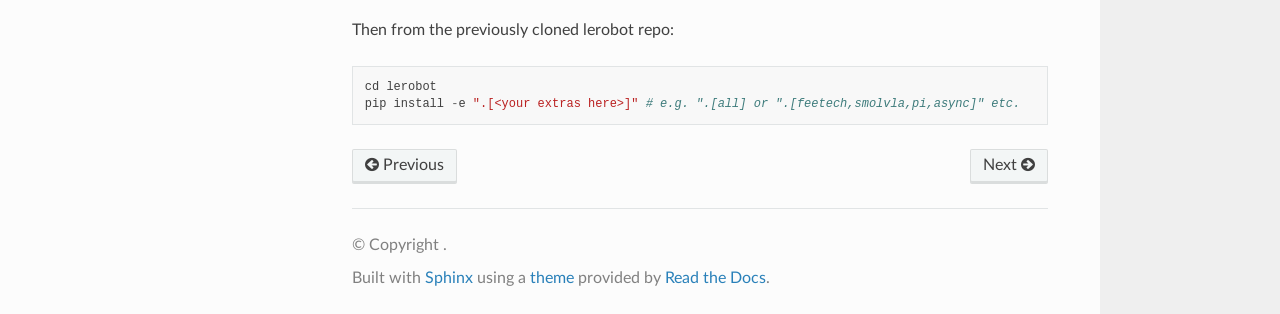
<file: docs/_build/setup.html>
<!DOCTYPE html>
<html class="writer-html5" lang="en" data-content_root="./">
<head>
  <meta charset="utf-8" /><meta name="viewport" content="width=device-width, initial-scale=1" />

  <meta name="viewport" content="width=device-width, initial-scale=1.0" />
  <title>Setup &mdash; SO101 ROS2  documentation</title>
      <link rel="stylesheet" type="text/css" href="_static/pygments.css?v=b86133f3" />
      <link rel="stylesheet" type="text/css" href="_static/css/theme.css?v=e59714d7" />


      <script src="_static/jquery.js?v=5d32c60e"></script>
      <script src="_static/_sphinx_javascript_frameworks_compat.js?v=2cd50e6c"></script>
      <script src="_static/documentation_options.js?v=5929fcd5"></script>
      <script src="_static/doctools.js?v=9bcbadda"></script>
      <script src="_static/sphinx_highlight.js?v=dc90522c"></script>
    <script src="_static/js/theme.js"></script>
    <link rel="index" title="Index" href="genindex.html" />
    <link rel="search" title="Search" href="search.html" />
    <link rel="next" title="Build so101_ros2" href="build.html" />
    <link rel="prev" title="SO101 ROS 2 Workspace" href="index.html" />
</head>

<body class="wy-body-for-nav">
  <div class="wy-grid-for-nav">
    <nav data-toggle="wy-nav-shift" class="wy-nav-side">
      <div class="wy-side-scroll">
        <div class="wy-side-nav-search" >



          <a href="index.html" class="icon icon-home">
            SO101 ROS2
          </a>
<div role="search">
  <form id="rtd-search-form" class="wy-form" action="search.html" method="get">
    <input type="text" name="q" placeholder="Search docs" aria-label="Search docs" />
    <input type="hidden" name="check_keywords" value="yes" />
    <input type="hidden" name="area" value="default" />
  </form>
</div>
        </div><div class="wy-menu wy-menu-vertical" data-spy="affix" role="navigation" aria-label="Navigation menu">
              <p class="caption" role="heading"><span class="caption-text">Guides</span></p>
<ul class="current">
<li class="toctree-l1 current"><a class="current reference internal" href="#">Setup</a><ul>
<li class="toctree-l2"><a class="reference internal" href="#prerequisites">Prerequisites</a></li>
<li class="toctree-l2"><a class="reference internal" href="#python-environment">Python environment</a></li>
<li class="toctree-l2"><a class="reference internal" href="#usb-access">USB access</a></li>
<li class="toctree-l2"><a class="reference internal" href="#calibration">Calibration</a></li>
<li class="toctree-l2"><a class="reference internal" href="#verification">Verification</a></li>
<li class="toctree-l2"><a class="reference internal" href="#optional-isaac-lab-environment">Optional: Isaac Lab environment</a></li>
</ul>
</li>
<li class="toctree-l1"><a class="reference internal" href="build.html">Build so101_ros2</a></li>
<li class="toctree-l1"><a class="reference internal" href="ros2controlarch.html">ROS 2 Control Architecture</a></li>
<li class="toctree-l1"><a class="reference internal" href="getting_started.html">Getting Started</a></li>
<li class="toctree-l1"><a class="reference internal" href="imitation_learning.html">Imitation Learning</a></li>
</ul>

        </div>
      </div>
    </nav>

    <section data-toggle="wy-nav-shift" class="wy-nav-content-wrap"><nav class="wy-nav-top" aria-label="Mobile navigation menu" >
          <i data-toggle="wy-nav-top" class="fa fa-bars"></i>
          <a href="index.html">SO101 ROS2</a>
      </nav>

      <div class="wy-nav-content">
        <div class="rst-content">
          <div role="navigation" aria-label="Page navigation">
  <ul class="wy-breadcrumbs">
      <li><a href="index.html" class="icon icon-home" aria-label="Home"></a></li>
      <li class="breadcrumb-item active">Setup</li>
      <li class="wy-breadcrumbs-aside">
              <a href="https://github.com/nimicurtis/so101_ros2/blob/docs/docs/setup.rst" class="fa fa-github"> Edit on GitHub</a>
      </li>
  </ul>
  <hr/>
</div>
          <div role="main" class="document" itemscope="itemscope" itemtype="http://schema.org/Article">
           <div itemprop="articleBody">

  <section id="setup">
<h1>Setup<a class="headerlink" href="#setup" title="Link to this heading"></a></h1>
<section id="prerequisites">
<h2>Prerequisites<a class="headerlink" href="#prerequisites" title="Link to this heading"></a></h2>
<ul class="simple">
<li><p>An assembled Lerobot SO101 leader + follower kits.</p></li>
<li><p>A computer running Ubuntu 22.04 with <a class="reference external" href="https://docs.ros.org/en/humble/Installation/Ubuntu-Install-Debians.html">ROS2 Humble</a> installed.</p></li>
<li><p><a class="reference external" href="https://docs.conda.io/en/latest/miniconda.html">Conda</a> installed for Python environment management.</p></li>
<li><p>(Optional) <a class="reference external" href="https://developer.nvidia.com/isaac-sim">NVIDIA Isaac Sim 5.0</a> .</p></li>
</ul>
</section>
<section id="python-environment">
<h2>Python environment<a class="headerlink" href="#python-environment" title="Link to this heading"></a></h2>
<p>Create an isolated Conda environment for Lerobot and install the forked
repository that the ROS 2 bridge depends on:</p>
<div class="highlight-default notranslate"><div class="highlight"><pre><span></span><span class="n">conda</span> <span class="n">create</span> <span class="o">-</span><span class="n">n</span> <span class="n">lerobot_ros2</span> <span class="n">python</span><span class="o">=</span><span class="mf">3.10</span>
<span class="n">conda</span> <span class="n">activate</span> <span class="n">lerobot_ros2</span>
<span class="n">conda</span> <span class="n">install</span> <span class="o">-</span><span class="n">n</span> <span class="n">lerobot_ros2</span> <span class="o">-</span><span class="n">c</span> <span class="n">conda</span><span class="o">-</span><span class="n">forge</span> <span class="s2">&quot;libstdcxx-ng&gt;=12&quot;</span> <span class="s2">&quot;libgcc-ng&gt;=12&quot;</span>
<span class="n">git</span> <span class="n">clone</span> <span class="n">https</span><span class="p">:</span><span class="o">//</span><span class="n">github</span><span class="o">.</span><span class="n">com</span><span class="o">/</span><span class="n">nimiCurtis</span><span class="o">/</span><span class="n">lerobot</span><span class="o">.</span><span class="n">git</span>
<span class="n">cd</span> <span class="n">lerobot</span>
<span class="n">pip</span> <span class="n">install</span> <span class="o">-</span><span class="n">e</span> <span class="s2">&quot;.[all]&quot;</span>
</pre></div>
</div>
<p>The additional <code class="docutils literal notranslate"><span class="pre">libstdcxx-ng</span></code> and <code class="docutils literal notranslate"><span class="pre">libgcc-ng</span></code> packages avoid missing GLIBCXX
symbols when importing ROS 2 Python modules from Conda.</p>
</section>
<section id="usb-access">
<h2>USB access<a class="headerlink" href="#usb-access" title="Link to this heading"></a></h2>
<p>Add your user to the <code class="docutils literal notranslate"><span class="pre">dialout</span></code> group so the bridge can communicate with the
serial-connected arms:</p>
<div class="highlight-default notranslate"><div class="highlight"><pre><span></span>sudo usermod -aG dialout $USER
</pre></div>
</div>
<p>Log out and back in for the group membership to take effect. As a temporary
fallback you can change the permissions on the detected device paths:</p>
<div class="highlight-default notranslate"><div class="highlight"><pre><span></span><span class="n">sudo</span> <span class="n">chmod</span> <span class="mi">666</span> <span class="o">/</span><span class="n">dev</span><span class="o">/&lt;</span><span class="n">leader</span> <span class="n">port</span><span class="o">&gt;</span>
<span class="n">sudo</span> <span class="n">chmod</span> <span class="mi">666</span> <span class="o">/</span><span class="n">dev</span><span class="o">/&lt;</span><span class="n">follower</span> <span class="n">port</span><span class="o">&gt;</span>
</pre></div>
</div>
</section>
<section id="calibration">
<h2>Calibration<a class="headerlink" href="#calibration" title="Link to this heading"></a></h2>
<p>Follow the Lerobot SO101 <a class="reference external" href="https://huggingface.co/docs/lerobot/so101?calibrate_follower=Command#calibrate">calibration guide</a> to generate JSON calibration files
for each manipulator. Save them to a known directory and reference that path
from the bridge parameter files. The bundled defaults under
<code class="docutils literal notranslate"><span class="pre">so101_ros2_bridge/config/calibration</span></code> provide an initial reference but should
be replaced with your measured values.</p>
</section>
<section id="verification">
<h2>Verification<a class="headerlink" href="#verification" title="Link to this heading"></a></h2>
<p>Use <code class="docutils literal notranslate"><span class="pre">lerobot-find-port</span></code> to list the connected leader and follower USB ports. Then execute the
Lerobot tutorials to validate communication and calibration before continuing to
the ROS 2 workspace.</p>
</section>
<section id="optional-isaac-lab-environment">
<h2>Optional: Isaac Lab environment<a class="headerlink" href="#optional-isaac-lab-environment" title="Link to this heading"></a></h2>
<p>If you are using Isaac Sim 5.0, install Isaac Lab in a separate Conda environment following the <a class="reference external" href="https://isaac-sim.github.io/IsaacLab/main/source/setup/installation/source_installation.html">official instructions</a> . Isaac Lab requires Python 3.11, so keeping it separate
from <code class="docutils literal notranslate"><span class="pre">lerobot_ros2</span></code> (Python 3.10) avoids dependency conflicts. Activate the
environment when working with the simulator-specific teleoperation tools:</p>
<div class="highlight-default notranslate"><div class="highlight"><pre><span></span><span class="n">conda</span> <span class="n">activate</span> <span class="n">lerobot_isaaclab</span>
</pre></div>
</div>
<p>Then from the previously cloned lerobot repo:</p>
<div class="highlight-default notranslate"><div class="highlight"><pre><span></span><span class="n">cd</span> <span class="n">lerobot</span>
<span class="n">pip</span> <span class="n">install</span> <span class="o">-</span><span class="n">e</span> <span class="s2">&quot;.[&lt;your extras here&gt;]&quot;</span> <span class="c1"># e.g. &quot;.[all] or &quot;.[feetech,smolvla,pi,async]&quot; etc.</span>
</pre></div>
</div>
</section>
</section>


           </div>
          </div>
          <footer><div class="rst-footer-buttons" role="navigation" aria-label="Footer">
        <a href="index.html" class="btn btn-neutral float-left" title="SO101 ROS 2 Workspace" accesskey="p" rel="prev"><span class="fa fa-arrow-circle-left" aria-hidden="true"></span> Previous</a>
        <a href="build.html" class="btn btn-neutral float-right" title="Build so101_ros2" accesskey="n" rel="next">Next <span class="fa fa-arrow-circle-right" aria-hidden="true"></span></a>
    </div>

  <hr/>

  <div role="contentinfo">
    <p>&#169; Copyright .</p>
  </div>

  Built with <a href="https://www.sphinx-doc.org/">Sphinx</a> using a
    <a href="https://github.com/readthedocs/sphinx_rtd_theme">theme</a>
    provided by <a href="https://readthedocs.org">Read the Docs</a>.


</footer>
        </div>
      </div>
    </section>
  </div>
  <script>
      jQuery(function () {
          SphinxRtdTheme.Navigation.enable(true);
      });
  </script>

</body>
</html>
</file>
<file: styles.css>
:root {
  --ink: #142126;
  --muted: #5e7076;
  --line: #d8e1e3;
  --paper: #f7faf9;
  --white: #ffffff;
  --teal: #1ca99b;
  --deep: #10233a;
  --gold: #e9a83a;
  --green: #577b48;
  --shadow: 0 22px 70px rgba(14, 35, 44, 0.16);
}

* {
  box-sizing: border-box;
}

html {
  scroll-behavior: smooth;
}

body {
  margin: 0;
  font-family: Arial, "Noto Sans KR", sans-serif;
  color: var(--ink);
  background: var(--paper);
  word-break: keep-all;
  overflow-wrap: break-word;
}

a {
  color: inherit;
  text-decoration: none;
}

.site-header {
  position: sticky;
  top: 0;
  z-index: 10;
  display: flex;
  align-items: center;
  justify-content: space-between;
  gap: 24px;
  padding: 18px clamp(20px, 5vw, 72px);
  background: rgba(247, 250, 249, 0.88);
  border-bottom: 1px solid rgba(216, 225, 227, 0.78);
  backdrop-filter: blur(18px);
}

.brand {
  display: inline-flex;
  align-items: center;
  gap: 10px;
  font-weight: 800;
}

.brand-mark {
  width: 28px;
  height: 28px;
  border-radius: 50%;
  background:
    radial-gradient(circle at 50% 50%, var(--white) 0 25%, transparent 26%),
    conic-gradient(from 30deg, var(--teal), var(--gold), var(--green), var(--teal));
  box-shadow: 0 0 0 4px rgba(28, 169, 155, 0.14);
}

.nav {
  display: flex;
  gap: clamp(12px, 2.5vw, 30px);
  font-size: 15px;
  font-weight: 700;
  color: #40545a;
}

.hero {
  min-height: calc(100vh - 66px);
  display: grid;
  grid-template-columns: minmax(0, 0.96fr) minmax(420px, 1.04fr);
  align-items: center;
  gap: clamp(28px, 4vw, 64px);
  padding: clamp(46px, 7vw, 90px) clamp(20px, 5vw, 72px) 54px;
  background:
    linear-gradient(110deg, rgba(16, 35, 58, 0.97) 0%, rgba(17, 52, 61, 0.93) 47%, rgba(247, 250, 249, 0) 47.2%),
    var(--paper);
  overflow: hidden;
}

.hero-copy {
  color: var(--white);
  max-width: 690px;
}

.eyebrow {
  margin: 0 0 14px;
  color: #42c8b8;
  font-size: 14px;
  font-weight: 900;
  text-transform: uppercase;
}

.hero h1,
.section h2 {
  margin: 0;
  line-height: 1.08;
  letter-spacing: 0;
}

.hero h1 {
  font-size: clamp(40px, 4.8vw, 70px);
}

.lead {
  max-width: 620px;
  margin: 24px 0 0;
  color: rgba(255, 255, 255, 0.82);
  font-size: clamp(18px, 2vw, 22px);
  line-height: 1.75;
}

.hero-actions {
  display: flex;
  flex-wrap: wrap;
  gap: 12px;
  margin-top: 34px;
}

.button {
  display: inline-flex;
  align-items: center;
  justify-content: center;
  min-height: 48px;
  padding: 0 20px;
  border-radius: 6px;
  font-weight: 800;
}

.button.primary {
  background: var(--teal);
  color: var(--white);
}

.button.secondary {
  border: 1px solid rgba(255, 255, 255, 0.34);
  color: var(--white);
}

.hero-visual {
  margin: 0;
  transform: translateX(2vw);
}

.hero-visual img {
  display: block;
  width: min(760px, 100%);
  border-radius: 8px;
  box-shadow: var(--shadow);
}

.section {
  padding: clamp(72px, 9vw, 124px) clamp(20px, 5vw, 72px);
}

.section-heading {
  max-width: 850px;
  margin-bottom: 38px;
}

.section h2 {
  font-size: clamp(32px, 4.2vw, 56px);
}

.overview-grid,
.app-grid {
  display: grid;
  grid-template-columns: repeat(3, minmax(0, 1fr));
  gap: 18px;
}

.overview-grid article,
.app-grid article,
.flow-card {
  background: var(--white);
  border: 1px solid var(--line);
  border-radius: 8px;
  padding: 28px;
  box-shadow: 0 12px 34px rgba(18, 33, 38, 0.06);
}

.metric {
  display: block;
  margin-bottom: 28px;
  color: var(--gold);
  font-size: 40px;
  font-weight: 900;
}

h3 {
  margin: 0 0 12px;
  font-size: 22px;
}

p {
  line-height: 1.72;
}

article p,
.flow-card p,
.panel-copy p {
  margin: 0;
  color: var(--muted);
}

.system {
  background: #eaf1f1;
}

.flow {
  display: grid;
  grid-template-columns: 1fr 48px 1fr 48px 1fr 48px 1fr;
  align-items: center;
}

.flow-line {
  height: 2px;
  background: linear-gradient(90deg, var(--teal), var(--gold));
}

.flow-card {
  min-height: 210px;
}

.flow-card span {
  display: inline-grid;
  place-items: center;
  width: 36px;
  height: 36px;
  margin-bottom: 22px;
  border-radius: 50%;
  background: #e3f5f2;
  color: var(--teal);
  font-weight: 900;
}

.experience {
  display: grid;
  grid-template-columns: minmax(0, 0.85fr) minmax(340px, 1.15fr);
  gap: clamp(28px, 5vw, 80px);
  align-items: center;
  background: var(--deep);
  color: var(--white);
}

.panel-copy {
  max-width: 650px;
}

.panel-copy p {
  color: rgba(255, 255, 255, 0.76);
}

.demo-board {
  position: relative;
  min-height: 410px;
  border: 1px solid rgba(126, 225, 211, 0.22);
  border-radius: 8px;
  background:
    linear-gradient(rgba(126, 225, 211, 0.08) 1px, transparent 1px),
    linear-gradient(90deg, rgba(126, 225, 211, 0.08) 1px, transparent 1px),
    radial-gradient(circle at 80% 20%, rgba(233, 168, 58, 0.20), transparent 35%),
    #0b1a25;
  background-size: 34px 34px, 34px 34px, auto, auto;
  box-shadow: var(--shadow);
  overflow: hidden;
}

.telemetry {
  display: grid;
  grid-template-columns: repeat(2, minmax(0, 1fr));
  gap: 16px;
  padding: 28px;
}

.telemetry div {
  padding: 20px;
  border-radius: 8px;
  background: rgba(255, 255, 255, 0.08);
  border: 1px solid rgba(255, 255, 255, 0.11);
}

.telemetry span {
  display: block;
  color: rgba(255, 255, 255, 0.62);
  font-size: 14px;
  font-weight: 700;
}

.telemetry strong {
  display: block;
  margin-top: 8px;
  color: #7ee1d3;
  font-size: clamp(34px, 5vw, 58px);
}

.telemetry strong::after {
  content: "°";
  color: var(--gold);
}

.motion-strip {
  position: absolute;
  left: 28px;
  right: 28px;
  bottom: 34px;
  display: flex;
  align-items: end;
  gap: 12px;
  height: 120px;
}

.motion-strip span {
  flex: 1;
  height: 38%;
  border-radius: 6px 6px 0 0;
  background: linear-gradient(180deg, var(--gold), var(--teal));
  animation: pulse 2.4s ease-in-out infinite;
}

.motion-strip span:nth-child(2) { animation-delay: 0.2s; }
.motion-strip span:nth-child(3) { animation-delay: 0.4s; }
.motion-strip span:nth-child(4) { animation-delay: 0.6s; }
.motion-strip span:nth-child(5) { animation-delay: 0.8s; }

.applications .app-grid {
  grid-template-columns: repeat(4, minmax(0, 1fr));
}

.footer {
  display: flex;
  justify-content: space-between;
  gap: 18px;
  padding: 26px clamp(20px, 5vw, 72px);
  color: #51656b;
  border-top: 1px solid var(--line);
}

.footer p {
  margin: 0;
}

.footer a {
  font-weight: 800;
  color: var(--teal);
}

@keyframes pulse {
  0%, 100% { height: 30%; opacity: 0.58; }
  50% { height: 100%; opacity: 1; }
}

@media (max-width: 980px) {
  .hero {
    grid-template-columns: 1fr;
    background: var(--deep);
  }

  .hero-visual {
    transform: none;
  }

  .hero-visual img {
    width: 100%;
  }

  .overview-grid,
  .applications .app-grid,
  .experience {
    grid-template-columns: 1fr;
  }

  .flow {
    grid-template-columns: 1fr;
    gap: 14px;
  }

  .flow-line {
    width: 2px;
    height: 26px;
    justify-self: center;
  }
}

@media (max-width: 680px) {
  .site-header {
    position: static;
    align-items: flex-start;
    flex-direction: column;
  }

  .nav {
    width: 100%;
    overflow-x: auto;
    padding-bottom: 4px;
  }

  .hero {
    padding-top: 36px;
  }

  .hero h1 {
    font-size: 38px;
  }

  .button {
    width: 100%;
  }

  .telemetry {
    grid-template-columns: 1fr;
  }

  .demo-board {
    min-height: 560px;
  }

  .footer {
    flex-direction: column;
  }
}
</file>
<file: docs/_build/_static/pygments.css>
pre { line-height: 125%; }
td.linenos .normal { color: inherit; background-color: transparent; padding-left: 5px; padding-right: 5px; }
span.linenos { color: inherit; background-color: transparent; padding-left: 5px; padding-right: 5px; }
td.linenos .special { color: #000000; background-color: #ffffc0; padding-left: 5px; padding-right: 5px; }
span.linenos.special { color: #000000; background-color: #ffffc0; padding-left: 5px; padding-right: 5px; }
.highlight .hll { background-color: #ffffcc }
.highlight { background: #f8f8f8; }
.highlight .c { color: #3D7B7B; font-style: italic } /* Comment */
.highlight .err { border: 1px solid #F00 } /* Error */
.highlight .k { color: #008000; font-weight: bold } /* Keyword */
.highlight .o { color: #666 } /* Operator */
.highlight .ch { color: #3D7B7B; font-style: italic } /* Comment.Hashbang */
.highlight .cm { color: #3D7B7B; font-style: italic } /* Comment.Multiline */
.highlight .cp { color: #9C6500 } /* Comment.Preproc */
.highlight .cpf { color: #3D7B7B; font-style: italic } /* Comment.PreprocFile */
.highlight .c1 { color: #3D7B7B; font-style: italic } /* Comment.Single */
.highlight .cs { color: #3D7B7B; font-style: italic } /* Comment.Special */
.highlight .gd { color: #A00000 } /* Generic.Deleted */
.highlight .ge { font-style: italic } /* Generic.Emph */
.highlight .ges { font-weight: bold; font-style: italic } /* Generic.EmphStrong */
.highlight .gr { color: #E40000 } /* Generic.Error */
.highlight .gh { color: #000080; font-weight: bold } /* Generic.Heading */
.highlight .gi { color: #008400 } /* Generic.Inserted */
.highlight .go { color: #717171 } /* Generic.Output */
.highlight .gp { color: #000080; font-weight: bold } /* Generic.Prompt */
.highlight .gs { font-weight: bold } /* Generic.Strong */
.highlight .gu { color: #800080; font-weight: bold } /* Generic.Subheading */
.highlight .gt { color: #04D } /* Generic.Traceback */
.highlight .kc { color: #008000; font-weight: bold } /* Keyword.Constant */
.highlight .kd { color: #008000; font-weight: bold } /* Keyword.Declaration */
.highlight .kn { color: #008000; font-weight: bold } /* Keyword.Namespace */
.highlight .kp { color: #008000 } /* Keyword.Pseudo */
.highlight .kr { color: #008000; font-weight: bold } /* Keyword.Reserved */
.highlight .kt { color: #B00040 } /* Keyword.Type */
.highlight .m { color: #666 } /* Literal.Number */
.highlight .s { color: #BA2121 } /* Literal.String */
.highlight .na { color: #687822 } /* Name.Attribute */
.highlight .nb { color: #008000 } /* Name.Builtin */
.highlight .nc { color: #00F; font-weight: bold } /* Name.Class */
.highlight .no { color: #800 } /* Name.Constant */
.highlight .nd { color: #A2F } /* Name.Decorator */
.highlight .ni { color: #717171; font-weight: bold } /* Name.Entity */
.highlight .ne { color: #CB3F38; font-weight: bold } /* Name.Exception */
.highlight .nf { color: #00F } /* Name.Function */
.highlight .nl { color: #767600 } /* Name.Label */
.highlight .nn { color: #00F; font-weight: bold } /* Name.Namespace */
.highlight .nt { color: #008000; font-weight: bold } /* Name.Tag */
.highlight .nv { color: #19177C } /* Name.Variable */
.highlight .ow { color: #A2F; font-weight: bold } /* Operator.Word */
.highlight .w { color: #BBB } /* Text.Whitespace */
.highlight .mb { color: #666 } /* Literal.Number.Bin */
.highlight .mf { color: #666 } /* Literal.Number.Float */
.highlight .mh { color: #666 } /* Literal.Number.Hex */
.highlight .mi { color: #666 } /* Literal.Number.Integer */
.highlight .mo { color: #666 } /* Literal.Number.Oct */
.highlight .sa { color: #BA2121 } /* Literal.String.Affix */
.highlight .sb { color: #BA2121 } /* Literal.String.Backtick */
.highlight .sc { color: #BA2121 } /* Literal.String.Char */
.highlight .dl { color: #BA2121 } /* Literal.String.Delimiter */
.highlight .sd { color: #BA2121; font-style: italic } /* Literal.String.Doc */
.highlight .s2 { color: #BA2121 } /* Literal.String.Double */
.highlight .se { color: #AA5D1F; font-weight: bold } /* Literal.String.Escape */
.highlight .sh { color: #BA2121 } /* Literal.String.Heredoc */
.highlight .si { color: #A45A77; font-weight: bold } /* Literal.String.Interpol */
.highlight .sx { color: #008000 } /* Literal.String.Other */
.highlight .sr { color: #A45A77 } /* Literal.String.Regex */
.highlight .s1 { color: #BA2121 } /* Literal.String.Single */
.highlight .ss { color: #19177C } /* Literal.String.Symbol */
.highlight .bp { color: #008000 } /* Name.Builtin.Pseudo */
.highlight .fm { color: #00F } /* Name.Function.Magic */
.highlight .vc { color: #19177C } /* Name.Variable.Class */
.highlight .vg { color: #19177C } /* Name.Variable.Global */
.highlight .vi { color: #19177C } /* Name.Variable.Instance */
.highlight .vm { color: #19177C } /* Name.Variable.Magic */
.highlight .il { color: #666 } /* Literal.Number.Integer.Long */
</file>
<file: docs/_build/_static/css/theme.css>
html{box-sizing:border-box}*,:after,:before{box-sizing:inherit}article,aside,details,figcaption,figure,footer,header,hgroup,nav,section{display:block}audio,canvas,video{display:inline-block;*display:inline;*zoom:1}[hidden],audio:not([controls]){display:none}*{-webkit-box-sizing:border-box;-moz-box-sizing:border-box;box-sizing:border-box}html{font-size:100%;-webkit-text-size-adjust:100%;-ms-text-size-adjust:100%}body{margin:0}a:active,a:hover{outline:0}abbr[title]{border-bottom:1px dotted}b,strong{font-weight:700}blockquote{margin:0}dfn{font-style:italic}ins{background:#ff9;text-decoration:none}ins,mark{color:#000}mark{background:#ff0;font-style:italic;font-weight:700}.rst-content code,.rst-content tt,code,kbd,pre,samp{font-family:monospace,serif;_font-family:courier new,monospace;font-size:1em}pre{white-space:pre}q{quotes:none}q:after,q:before{content:"";content:none}small{font-size:85%}sub,sup{font-size:75%;line-height:0;position:relative;vertical-align:baseline}sup{top:-.5em}sub{bottom:-.25em}dl,ol,ul{margin:0;padding:0;list-style:none;list-style-image:none}li{list-style:none}dd{margin:0}img{border:0;-ms-interpolation-mode:bicubic;vertical-align:middle;max-width:100%}svg:not(:root){overflow:hidden}figure,form{margin:0}label{cursor:pointer}button,input,select,textarea{font-size:100%;margin:0;vertical-align:baseline;*vertical-align:middle}button,input{line-height:normal}button,input[type=button],input[type=reset],input[type=submit]{cursor:pointer;-webkit-appearance:button;*overflow:visible}button[disabled],input[disabled]{cursor:default}input[type=search]{-webkit-appearance:textfield;-moz-box-sizing:content-box;-webkit-box-sizing:content-box;box-sizing:content-box}textarea{resize:vertical}table{border-collapse:collapse;border-spacing:0}td{vertical-align:top}.chromeframe{margin:.2em 0;background:#ccc;color:#000;padding:.2em 0}.ir{display:block;border:0;text-indent:-999em;overflow:hidden;background-color:transparent;background-repeat:no-repeat;text-align:left;direction:ltr;*line-height:0}.ir br{display:none}.hidden{display:none!important;visibility:hidden}.visuallyhidden{border:0;clip:rect(0 0 0 0);height:1px;margin:-1px;overflow:hidden;padding:0;position:absolute;width:1px}.visuallyhidden.focusable:active,.visuallyhidden.focusable:focus{clip:auto;height:auto;margin:0;overflow:visible;position:static;width:auto}.invisible{visibility:hidden}.relative{position:relative}big,small{font-size:100%}@media print{body,html,section{background:none!important}*{box-shadow:none!important;text-shadow:none!important;filter:none!important;-ms-filter:none!important}a,a:visited{text-decoration:underline}.ir a:after,a[href^="#"]:after,a[href^="javascript:"]:after{content:""}blockquote,pre{page-break-inside:avoid}thead{display:table-header-group}img,tr{page-break-inside:avoid}img{max-width:100%!important}@page{margin:.5cm}.rst-content .toctree-wrapper>p.caption,h2,h3,p{orphans:3;widows:3}.rst-content .toctree-wrapper>p.caption,h2,h3{page-break-after:avoid}}.btn,.fa:before,.icon:before,.rst-content .admonition,.rst-content .admonition-title:before,.rst-content .admonition-todo,.rst-content .attention,.rst-content .caution,.rst-content .code-block-caption .headerlink:before,.rst-content .danger,.rst-content .eqno .headerlink:before,.rst-content .error,.rst-content .hint,.rst-content .important,.rst-content .note,.rst-content .seealso,.rst-content .tip,.rst-content .warning,.rst-content code.download span:first-child:before,.rst-content dl dt .headerlink:before,.rst-content h1 .headerlink:before,.rst-content h2 .headerlink:before,.rst-content h3 .headerlink:before,.rst-content h4 .headerlink:before,.rst-content h5 .headerlink:before,.rst-content h6 .headerlink:before,.rst-content p.caption .headerlink:before,.rst-content p .headerlink:before,.rst-content table>caption .headerlink:before,.rst-content tt.download span:first-child:before,.wy-alert,.wy-dropdown .caret:before,.wy-inline-validate.wy-inline-validate-danger .wy-input-context:before,.wy-inline-validate.wy-inline-validate-info .wy-input-context:before,.wy-inline-validate.wy-inline-validate-success .wy-input-context:before,.wy-inline-validate.wy-inline-validate-warning .wy-input-context:before,.wy-menu-vertical li.current>a button.toctree-expand:before,.wy-menu-vertical li.on a button.toctree-expand:before,.wy-menu-vertical li button.toctree-expand:before,input[type=color],input[type=date],input[type=datetime-local],input[type=datetime],input[type=email],input[type=month],input[type=number],input[type=password],input[type=search],input[type=tel],input[type=text],input[type=time],input[type=url],input[type=week],select,textarea{-webkit-font-smoothing:antialiased}.clearfix{*zoom:1}.clearfix:after,.clearfix:before{display:table;content:""}.clearfix:after{clear:both}/*!
 *  Font Awesome 4.7.0 by @davegandy - http://fontawesome.io - @fontawesome
 *  License - http://fontawesome.io/license (Font: SIL OFL 1.1, CSS: MIT License)
 */@font-face{font-family:FontAwesome;src:url(fonts/fontawesome-webfont.eot?674f50d287a8c48dc19ba404d20fe713);src:url(fonts/fontawesome-webfont.eot?674f50d287a8c48dc19ba404d20fe713?#iefix&v=4.7.0) format("embedded-opentype"),url(fonts/fontawesome-webfont.woff2?af7ae505a9eed503f8b8e6982036873e) format("woff2"),url(fonts/fontawesome-webfont.woff?fee66e712a8a08eef5805a46892932ad) format("woff"),url(fonts/fontawesome-webfont.ttf?b06871f281fee6b241d60582ae9369b9) format("truetype"),url(fonts/fontawesome-webfont.svg?912ec66d7572ff821749319396470bde#fontawesomeregular) format("svg");font-weight:400;font-style:normal}.fa,.icon,.rst-content .admonition-title,.rst-content .code-block-caption .headerlink,.rst-content .eqno .headerlink,.rst-content code.download span:first-child,.rst-content dl dt .headerlink,.rst-content h1 .headerlink,.rst-content h2 .headerlink,.rst-content h3 .headerlink,.rst-content h4 .headerlink,.rst-content h5 .headerlink,.rst-content h6 .headerlink,.rst-content p.caption .headerlink,.rst-content p .headerlink,.rst-content table>caption .headerlink,.rst-content tt.download span:first-child,.wy-menu-vertical li.current>a button.toctree-expand,.wy-menu-vertical li.on a button.toctree-expand,.wy-menu-vertical li button.toctree-expand{display:inline-block;font:normal normal normal 14px/1 FontAwesome;font-size:inherit;text-rendering:auto;-webkit-font-smoothing:antialiased;-moz-osx-font-smoothing:grayscale}.fa-lg{font-size:1.33333em;line-height:.75em;vertical-align:-15%}.fa-2x{font-size:2em}.fa-3x{font-size:3em}.fa-4x{font-size:4em}.fa-5x{font-size:5em}.fa-fw{width:1.28571em;text-align:center}.fa-ul{padding-left:0;margin-left:2.14286em;list-style-type:none}.fa-ul>li{position:relative}.fa-li{position:absolute;left:-2.14286em;width:2.14286em;top:.14286em;text-align:center}.fa-li.fa-lg{left:-1.85714em}.fa-border{padding:.2em .25em .15em;border:.08em solid #eee;border-radius:.1em}.fa-pull-left{float:left}.fa-pull-right{float:right}.fa-pull-left.icon,.fa.fa-pull-left,.rst-content .code-block-caption .fa-pull-left.headerlink,.rst-content .eqno .fa-pull-left.headerlink,.rst-content .fa-pull-left.admonition-title,.rst-content code.download span.fa-pull-left:first-child,.rst-content dl dt .fa-pull-left.headerlink,.rst-content h1 .fa-pull-left.headerlink,.rst-content h2 .fa-pull-left.headerlink,.rst-content h3 .fa-pull-left.headerlink,.rst-content h4 .fa-pull-left.headerlink,.rst-content h5 .fa-pull-left.headerlink,.rst-content h6 .fa-pull-left.headerlink,.rst-content p .fa-pull-left.headerlink,.rst-content table>caption .fa-pull-left.headerlink,.rst-content tt.download span.fa-pull-left:first-child,.wy-menu-vertical li.current>a button.fa-pull-left.toctree-expand,.wy-menu-vertical li.on a button.fa-pull-left.toctree-expand,.wy-menu-vertical li button.fa-pull-left.toctree-expand{margin-right:.3em}.fa-pull-right.icon,.fa.fa-pull-right,.rst-content .code-block-caption .fa-pull-right.headerlink,.rst-content .eqno .fa-pull-right.headerlink,.rst-content .fa-pull-right.admonition-title,.rst-content code.download span.fa-pull-right:first-child,.rst-content dl dt .fa-pull-right.headerlink,.rst-content h1 .fa-pull-right.headerlink,.rst-content h2 .fa-pull-right.headerlink,.rst-content h3 .fa-pull-right.headerlink,.rst-content h4 .fa-pull-right.headerlink,.rst-content h5 .fa-pull-right.headerlink,.rst-content h6 .fa-pull-right.headerlink,.rst-content p .fa-pull-right.headerlink,.rst-content table>caption .fa-pull-right.headerlink,.rst-content tt.download span.fa-pull-right:first-child,.wy-menu-vertical li.current>a button.fa-pull-right.toctree-expand,.wy-menu-vertical li.on a button.fa-pull-right.toctree-expand,.wy-menu-vertical li button.fa-pull-right.toctree-expand{margin-left:.3em}.pull-right{float:right}.pull-left{float:left}.fa.pull-left,.pull-left.icon,.rst-content .code-block-caption .pull-left.headerlink,.rst-content .eqno .pull-left.headerlink,.rst-content .pull-left.admonition-title,.rst-content code.download span.pull-left:first-child,.rst-content dl dt .pull-left.headerlink,.rst-content h1 .pull-left.headerlink,.rst-content h2 .pull-left.headerlink,.rst-content h3 .pull-left.headerlink,.rst-content h4 .pull-left.headerlink,.rst-content h5 .pull-left.headerlink,.rst-content h6 .pull-left.headerlink,.rst-content p .pull-left.headerlink,.rst-content table>caption .pull-left.headerlink,.rst-content tt.download span.pull-left:first-child,.wy-menu-vertical li.current>a button.pull-left.toctree-expand,.wy-menu-vertical li.on a button.pull-left.toctree-expand,.wy-menu-vertical li button.pull-left.toctree-expand{margin-right:.3em}.fa.pull-right,.pull-right.icon,.rst-content .code-block-caption .pull-right.headerlink,.rst-content .eqno .pull-right.headerlink,.rst-content .pull-right.admonition-title,.rst-content code.download span.pull-right:first-child,.rst-content dl dt .pull-right.headerlink,.rst-content h1 .pull-right.headerlink,.rst-content h2 .pull-right.headerlink,.rst-content h3 .pull-right.headerlink,.rst-content h4 .pull-right.headerlink,.rst-content h5 .pull-right.headerlink,.rst-content h6 .pull-right.headerlink,.rst-content p .pull-right.headerlink,.rst-content table>caption .pull-right.headerlink,.rst-content tt.download span.pull-right:first-child,.wy-menu-vertical li.current>a button.pull-right.toctree-expand,.wy-menu-vertical li.on a button.pull-right.toctree-expand,.wy-menu-vertical li button.pull-right.toctree-expand{margin-left:.3em}.fa-spin{-webkit-animation:fa-spin 2s linear infinite;animation:fa-spin 2s linear infinite}.fa-pulse{-webkit-animation:fa-spin 1s steps(8) infinite;animation:fa-spin 1s steps(8) infinite}@-webkit-keyframes fa-spin{0%{-webkit-transform:rotate(0deg);transform:rotate(0deg)}to{-webkit-transform:rotate(359deg);transform:rotate(359deg)}}@keyframes fa-spin{0%{-webkit-transform:rotate(0deg);transform:rotate(0deg)}to{-webkit-transform:rotate(359deg);transform:rotate(359deg)}}.fa-rotate-90{-ms-filter:"progid:DXImageTransform.Microsoft.BasicImage(rotation=1)";-webkit-transform:rotate(90deg);-ms-transform:rotate(90deg);transform:rotate(90deg)}.fa-rotate-180{-ms-filter:"progid:DXImageTransform.Microsoft.BasicImage(rotation=2)";-webkit-transform:rotate(180deg);-ms-transform:rotate(180deg);transform:rotate(180deg)}.fa-rotate-270{-ms-filter:"progid:DXImageTransform.Microsoft.BasicImage(rotation=3)";-webkit-transform:rotate(270deg);-ms-transform:rotate(270deg);transform:rotate(270deg)}.fa-flip-horizontal{-ms-filter:"progid:DXImageTransform.Microsoft.BasicImage(rotation=0, mirror=1)";-webkit-transform:scaleX(-1);-ms-transform:scaleX(-1);transform:scaleX(-1)}.fa-flip-vertical{-ms-filter:"progid:DXImageTransform.Microsoft.BasicImage(rotation=2, mirror=1)";-webkit-transform:scaleY(-1);-ms-transform:scaleY(-1);transform:scaleY(-1)}:root .fa-flip-horizontal,:root .fa-flip-vertical,:root .fa-rotate-90,:root .fa-rotate-180,:root .fa-rotate-270{filter:none}.fa-stack{position:relative;display:inline-block;width:2em;height:2em;line-height:2em;vertical-align:middle}.fa-stack-1x,.fa-stack-2x{position:absolute;left:0;width:100%;text-align:center}.fa-stack-1x{line-height:inherit}.fa-stack-2x{font-size:2em}.fa-inverse{color:#fff}.fa-glass:before{content:""}.fa-music:before{content:""}.fa-search:before,.icon-search:before{content:""}.fa-envelope-o:before{content:""}.fa-heart:before{content:""}.fa-star:before{content:""}.fa-star-o:before{content:""}.fa-user:before{content:""}.fa-film:before{content:""}.fa-th-large:before{content:""}.fa-th:before{content:""}.fa-th-list:before{content:""}.fa-check:before{content:""}.fa-close:before,.fa-remove:before,.fa-times:before{content:""}.fa-search-plus:before{content:""}.fa-search-minus:before{content:""}.fa-power-off:before{content:""}.fa-signal:before{content:""}.fa-cog:before,.fa-gear:before{content:""}.fa-trash-o:before{content:""}.fa-home:before,.icon-home:before{content:""}.fa-file-o:before{content:""}.fa-clock-o:before{content:""}.fa-road:before{content:""}.fa-download:before,.rst-content code.download span:first-child:before,.rst-content tt.download span:first-child:before{content:""}.fa-arrow-circle-o-down:before{content:""}.fa-arrow-circle-o-up:before{content:""}.fa-inbox:before{content:""}.fa-play-circle-o:before{content:""}.fa-repeat:before,.fa-rotate-right:before{content:""}.fa-refresh:before{content:""}.fa-list-alt:before{content:""}.fa-lock:before{content:""}.fa-flag:before{content:""}.fa-headphones:before{content:""}.fa-volume-off:before{content:""}.fa-volume-down:before{content:""}.fa-volume-up:before{content:""}.fa-qrcode:before{content:""}.fa-barcode:before{content:""}.fa-tag:before{content:""}.fa-tags:before{content:""}.fa-book:before,.icon-book:before{content:""}.fa-bookmark:before{content:""}.fa-print:before{content:""}.fa-camera:before{content:""}.fa-font:before{content:""}.fa-bold:before{content:""}.fa-italic:before{content:""}.fa-text-height:before{content:""}.fa-text-width:before{content:""}.fa-align-left:before{content:""}.fa-align-center:before{content:""}.fa-align-right:before{content:""}.fa-align-justify:before{content:""}.fa-list:before{content:""}.fa-dedent:before,.fa-outdent:before{content:""}.fa-indent:before{content:""}.fa-video-camera:before{content:""}.fa-image:before,.fa-photo:before,.fa-picture-o:before{content:""}.fa-pencil:before{content:""}.fa-map-marker:before{content:""}.fa-adjust:before{content:""}.fa-tint:before{content:""}.fa-edit:before,.fa-pencil-square-o:before{content:""}.fa-share-square-o:before{content:""}.fa-check-square-o:before{content:""}.fa-arrows:before{content:""}.fa-step-backward:before{content:""}.fa-fast-backward:before{content:""}.fa-backward:before{content:""}.fa-play:before{content:""}.fa-pause:before{content:""}.fa-stop:before{content:""}.fa-forward:before{content:""}.fa-fast-forward:before{content:""}.fa-step-forward:before{content:""}.fa-eject:before{content:""}.fa-chevron-left:before{content:""}.fa-chevron-right:before{content:""}.fa-plus-circle:before{content:""}.fa-minus-circle:before{content:""}.fa-times-circle:before,.wy-inline-validate.wy-inline-validate-danger .wy-input-context:before{content:""}.fa-check-circle:before,.wy-inline-validate.wy-inline-validate-success .wy-input-context:before{content:""}.fa-question-circle:before{content:""}.fa-info-circle:before{content:""}.fa-crosshairs:before{content:""}.fa-times-circle-o:before{content:""}.fa-check-circle-o:before{content:""}.fa-ban:before{content:""}.fa-arrow-left:before{content:""}.fa-arrow-right:before{content:""}.fa-arrow-up:before{content:""}.fa-arrow-down:before{content:""}.fa-mail-forward:before,.fa-share:before{content:""}.fa-expand:before{content:""}.fa-compress:before{content:""}.fa-plus:before{content:""}.fa-minus:before{content:""}.fa-asterisk:before{content:""}.fa-exclamation-circle:before,.rst-content .admonition-title:before,.wy-inline-validate.wy-inline-validate-info .wy-input-context:before,.wy-inline-validate.wy-inline-validate-warning .wy-input-context:before{content:""}.fa-gift:before{content:""}.fa-leaf:before{content:""}.fa-fire:before,.icon-fire:before{content:""}.fa-eye:before{content:""}.fa-eye-slash:before{content:""}.fa-exclamation-triangle:before,.fa-warning:before{content:""}.fa-plane:before{content:""}.fa-calendar:before{content:""}.fa-random:before{content:""}.fa-comment:before{content:""}.fa-magnet:before{content:""}.fa-chevron-up:before{content:""}.fa-chevron-down:before{content:""}.fa-retweet:before{content:""}.fa-shopping-cart:before{content:""}.fa-folder:before{content:""}.fa-folder-open:before{content:""}.fa-arrows-v:before{content:""}.fa-arrows-h:before{content:""}.fa-bar-chart-o:before,.fa-bar-chart:before{content:""}.fa-twitter-square:before{content:""}.fa-facebook-square:before{content:""}.fa-camera-retro:before{content:""}.fa-key:before{content:""}.fa-cogs:before,.fa-gears:before{content:""}.fa-comments:before{content:""}.fa-thumbs-o-up:before{content:""}.fa-thumbs-o-down:before{content:""}.fa-star-half:before{content:""}.fa-heart-o:before{content:""}.fa-sign-out:before{content:""}.fa-linkedin-square:before{content:""}.fa-thumb-tack:before{content:""}.fa-external-link:before{content:""}.fa-sign-in:before{content:""}.fa-trophy:before{content:""}.fa-github-square:before{content:""}.fa-upload:before{content:""}.fa-lemon-o:before{content:""}.fa-phone:before{content:""}.fa-square-o:before{content:""}.fa-bookmark-o:before{content:""}.fa-phone-square:before{content:""}.fa-twitter:before{content:""}.fa-facebook-f:before,.fa-facebook:before{content:""}.fa-github:before,.icon-github:before{content:""}.fa-unlock:before{content:""}.fa-credit-card:before{content:""}.fa-feed:before,.fa-rss:before{content:""}.fa-hdd-o:before{content:""}.fa-bullhorn:before{content:""}.fa-bell:before{content:""}.fa-certificate:before{content:""}.fa-hand-o-right:before{content:""}.fa-hand-o-left:before{content:""}.fa-hand-o-up:before{content:""}.fa-hand-o-down:before{content:""}.fa-arrow-circle-left:before,.icon-circle-arrow-left:before{content:""}.fa-arrow-circle-right:before,.icon-circle-arrow-right:before{content:""}.fa-arrow-circle-up:before{content:""}.fa-arrow-circle-down:before{content:""}.fa-globe:before{content:""}.fa-wrench:before{content:""}.fa-tasks:before{content:""}.fa-filter:before{content:""}.fa-briefcase:before{content:""}.fa-arrows-alt:before{content:""}.fa-group:before,.fa-users:before{content:""}.fa-chain:before,.fa-link:before,.icon-link:before{content:""}.fa-cloud:before{content:""}.fa-flask:before{content:""}.fa-cut:before,.fa-scissors:before{content:""}.fa-copy:before,.fa-files-o:before{content:""}.fa-paperclip:before{content:""}.fa-floppy-o:before,.fa-save:before{content:""}.fa-square:before{content:""}.fa-bars:before,.fa-navicon:before,.fa-reorder:before{content:""}.fa-list-ul:before{content:""}.fa-list-ol:before{content:""}.fa-strikethrough:before{content:""}.fa-underline:before{content:""}.fa-table:before{content:""}.fa-magic:before{content:""}.fa-truck:before{content:""}.fa-pinterest:before{content:""}.fa-pinterest-square:before{content:""}.fa-google-plus-square:before{content:""}.fa-google-plus:before{content:""}.fa-money:before{content:""}.fa-caret-down:before,.icon-caret-down:before,.wy-dropdown .caret:before{content:""}.fa-caret-up:before{content:""}.fa-caret-left:before{content:""}.fa-caret-right:before{content:""}.fa-columns:before{content:""}.fa-sort:before,.fa-unsorted:before{content:""}.fa-sort-desc:before,.fa-sort-down:before{content:""}.fa-sort-asc:before,.fa-sort-up:before{content:""}.fa-envelope:before{content:""}.fa-linkedin:before{content:""}.fa-rotate-left:before,.fa-undo:before{content:""}.fa-gavel:before,.fa-legal:before{content:""}.fa-dashboard:before,.fa-tachometer:before{content:""}.fa-comment-o:before{content:""}.fa-comments-o:before{content:""}.fa-bolt:before,.fa-flash:before{content:""}.fa-sitemap:before{content:""}.fa-umbrella:before{content:""}.fa-clipboard:before,.fa-paste:before{content:""}.fa-lightbulb-o:before{content:""}.fa-exchange:before{content:""}.fa-cloud-download:before{content:""}.fa-cloud-upload:before{content:""}.fa-user-md:before{content:""}.fa-stethoscope:before{content:""}.fa-suitcase:before{content:""}.fa-bell-o:before{content:""}.fa-coffee:before{content:""}.fa-cutlery:before{content:""}.fa-file-text-o:before{content:""}.fa-building-o:before{content:""}.fa-hospital-o:before{content:""}.fa-ambulance:before{content:""}.fa-medkit:before{content:""}.fa-fighter-jet:before{content:""}.fa-beer:before{content:""}.fa-h-square:before{content:""}.fa-plus-square:before{content:""}.fa-angle-double-left:before{content:""}.fa-angle-double-right:before{content:""}.fa-angle-double-up:before{content:""}.fa-angle-double-down:before{content:""}.fa-angle-left:before{content:""}.fa-angle-right:before{content:""}.fa-angle-up:before{content:""}.fa-angle-down:before{content:""}.fa-desktop:before{content:""}.fa-laptop:before{content:""}.fa-tablet:before{content:""}.fa-mobile-phone:before,.fa-mobile:before{content:""}.fa-circle-o:before{content:""}.fa-quote-left:before{content:""}.fa-quote-right:before{content:""}.fa-spinner:before{content:""}.fa-circle:before{content:""}.fa-mail-reply:before,.fa-reply:before{content:""}.fa-github-alt:before{content:""}.fa-folder-o:before{content:""}.fa-folder-open-o:before{content:""}.fa-smile-o:before{content:""}.fa-frown-o:before{content:""}.fa-meh-o:before{content:""}.fa-gamepad:before{content:""}.fa-keyboard-o:before{content:""}.fa-flag-o:before{content:""}.fa-flag-checkered:before{content:""}.fa-terminal:before{content:""}.fa-code:before{content:""}.fa-mail-reply-all:before,.fa-reply-all:before{content:""}.fa-star-half-empty:before,.fa-star-half-full:before,.fa-star-half-o:before{content:""}.fa-location-arrow:before{content:""}.fa-crop:before{content:""}.fa-code-fork:before{content:""}.fa-chain-broken:before,.fa-unlink:before{content:""}.fa-question:before{content:""}.fa-info:before{content:""}.fa-exclamation:before{content:""}.fa-superscript:before{content:""}.fa-subscript:before{content:""}.fa-eraser:before{content:""}.fa-puzzle-piece:before{content:""}.fa-microphone:before{content:""}.fa-microphone-slash:before{content:""}.fa-shield:before{content:""}.fa-calendar-o:before{content:""}.fa-fire-extinguisher:before{content:""}.fa-rocket:before{content:""}.fa-maxcdn:before{content:""}.fa-chevron-circle-left:before{content:""}.fa-chevron-circle-right:before{content:""}.fa-chevron-circle-up:before{content:""}.fa-chevron-circle-down:before{content:""}.fa-html5:before{content:""}.fa-css3:before{content:""}.fa-anchor:before{content:""}.fa-unlock-alt:before{content:""}.fa-bullseye:before{content:""}.fa-ellipsis-h:before{content:""}.fa-ellipsis-v:before{content:""}.fa-rss-square:before{content:""}.fa-play-circle:before{content:""}.fa-ticket:before{content:""}.fa-minus-square:before{content:""}.fa-minus-square-o:before,.wy-menu-vertical li.current>a button.toctree-expand:before,.wy-menu-vertical li.on a button.toctree-expand:before{content:""}.fa-level-up:before{content:""}.fa-level-down:before{content:""}.fa-check-square:before{content:""}.fa-pencil-square:before{content:""}.fa-external-link-square:before{content:""}.fa-share-square:before{content:""}.fa-compass:before{content:""}.fa-caret-square-o-down:before,.fa-toggle-down:before{content:""}.fa-caret-square-o-up:before,.fa-toggle-up:before{content:""}.fa-caret-square-o-right:before,.fa-toggle-right:before{content:""}.fa-eur:before,.fa-euro:before{content:""}.fa-gbp:before{content:""}.fa-dollar:before,.fa-usd:before{content:""}.fa-inr:before,.fa-rupee:before{content:""}.fa-cny:before,.fa-jpy:before,.fa-rmb:before,.fa-yen:before{content:""}.fa-rouble:before,.fa-rub:before,.fa-ruble:before{content:""}.fa-krw:before,.fa-won:before{content:""}.fa-bitcoin:before,.fa-btc:before{content:""}.fa-file:before{content:""}.fa-file-text:before{content:""}.fa-sort-alpha-asc:before{content:""}.fa-sort-alpha-desc:before{content:""}.fa-sort-amount-asc:before{content:""}.fa-sort-amount-desc:before{content:""}.fa-sort-numeric-asc:before{content:""}.fa-sort-numeric-desc:before{content:""}.fa-thumbs-up:before{content:""}.fa-thumbs-down:before{content:""}.fa-youtube-square:before{content:""}.fa-youtube:before{content:""}.fa-xing:before{content:""}.fa-xing-square:before{content:""}.fa-youtube-play:before{content:""}.fa-dropbox:before{content:""}.fa-stack-overflow:before{content:""}.fa-instagram:before{content:""}.fa-flickr:before{content:""}.fa-adn:before{content:""}.fa-bitbucket:before,.icon-bitbucket:before{content:""}.fa-bitbucket-square:before{content:""}.fa-tumblr:before{content:""}.fa-tumblr-square:before{content:""}.fa-long-arrow-down:before{content:""}.fa-long-arrow-up:before{content:""}.fa-long-arrow-left:before{content:""}.fa-long-arrow-right:before{content:""}.fa-apple:before{content:""}.fa-windows:before{content:""}.fa-android:before{content:""}.fa-linux:before{content:""}.fa-dribbble:before{content:""}.fa-skype:before{content:""}.fa-foursquare:before{content:""}.fa-trello:before{content:""}.fa-female:before{content:""}.fa-male:before{content:""}.fa-gittip:before,.fa-gratipay:before{content:""}.fa-sun-o:before{content:""}.fa-moon-o:before{content:""}.fa-archive:before{content:""}.fa-bug:before{content:""}.fa-vk:before{content:""}.fa-weibo:before{content:""}.fa-renren:before{content:""}.fa-pagelines:before{content:""}.fa-stack-exchange:before{content:""}.fa-arrow-circle-o-right:before{content:""}.fa-arrow-circle-o-left:before{content:""}.fa-caret-square-o-left:before,.fa-toggle-left:before{content:""}.fa-dot-circle-o:before{content:""}.fa-wheelchair:before{content:""}.fa-vimeo-square:before{content:""}.fa-try:before,.fa-turkish-lira:before{content:""}.fa-plus-square-o:before,.wy-menu-vertical li button.toctree-expand:before{content:""}.fa-space-shuttle:before{content:""}.fa-slack:before{content:""}.fa-envelope-square:before{content:""}.fa-wordpress:before{content:""}.fa-openid:before{content:""}.fa-bank:before,.fa-institution:before,.fa-university:before{content:""}.fa-graduation-cap:before,.fa-mortar-board:before{content:""}.fa-yahoo:before{content:""}.fa-google:before{content:""}.fa-reddit:before{content:""}.fa-reddit-square:before{content:""}.fa-stumbleupon-circle:before{content:""}.fa-stumbleupon:before{content:""}.fa-delicious:before{content:""}.fa-digg:before{content:""}.fa-pied-piper-pp:before{content:""}.fa-pied-piper-alt:before{content:""}.fa-drupal:before{content:""}.fa-joomla:before{content:""}.fa-language:before{content:""}.fa-fax:before{content:""}.fa-building:before{content:""}.fa-child:before{content:""}.fa-paw:before{content:""}.fa-spoon:before{content:""}.fa-cube:before{content:""}.fa-cubes:before{content:""}.fa-behance:before{content:""}.fa-behance-square:before{content:""}.fa-steam:before{content:""}.fa-steam-square:before{content:""}.fa-recycle:before{content:""}.fa-automobile:before,.fa-car:before{content:""}.fa-cab:before,.fa-taxi:before{content:""}.fa-tree:before{content:""}.fa-spotify:before{content:""}.fa-deviantart:before{content:""}.fa-soundcloud:before{content:""}.fa-database:before{content:""}.fa-file-pdf-o:before{content:""}.fa-file-word-o:before{content:""}.fa-file-excel-o:before{content:""}.fa-file-powerpoint-o:before{content:""}.fa-file-image-o:before,.fa-file-photo-o:before,.fa-file-picture-o:before{content:""}.fa-file-archive-o:before,.fa-file-zip-o:before{content:""}.fa-file-audio-o:before,.fa-file-sound-o:before{content:""}.fa-file-movie-o:before,.fa-file-video-o:before{content:""}.fa-file-code-o:before{content:""}.fa-vine:before{content:""}.fa-codepen:before{content:""}.fa-jsfiddle:before{content:""}.fa-life-bouy:before,.fa-life-buoy:before,.fa-life-ring:before,.fa-life-saver:before,.fa-support:before{content:""}.fa-circle-o-notch:before{content:""}.fa-ra:before,.fa-rebel:before,.fa-resistance:before{content:""}.fa-empire:before,.fa-ge:before{content:""}.fa-git-square:before{content:""}.fa-git:before{content:""}.fa-hacker-news:before,.fa-y-combinator-square:before,.fa-yc-square:before{content:""}.fa-tencent-weibo:before{content:""}.fa-qq:before{content:""}.fa-wechat:before,.fa-weixin:before{content:""}.fa-paper-plane:before,.fa-send:before{content:""}.fa-paper-plane-o:before,.fa-send-o:before{content:""}.fa-history:before{content:""}.fa-circle-thin:before{content:""}.fa-header:before{content:""}.fa-paragraph:before{content:""}.fa-sliders:before{content:""}.fa-share-alt:before{content:""}.fa-share-alt-square:before{content:""}.fa-bomb:before{content:""}.fa-futbol-o:before,.fa-soccer-ball-o:before{content:""}.fa-tty:before{content:""}.fa-binoculars:before{content:""}.fa-plug:before{content:""}.fa-slideshare:before{content:""}.fa-twitch:before{content:""}.fa-yelp:before{content:""}.fa-newspaper-o:before{content:""}.fa-wifi:before{content:""}.fa-calculator:before{content:""}.fa-paypal:before{content:""}.fa-google-wallet:before{content:""}.fa-cc-visa:before{content:""}.fa-cc-mastercard:before{content:""}.fa-cc-discover:before{content:""}.fa-cc-amex:before{content:""}.fa-cc-paypal:before{content:""}.fa-cc-stripe:before{content:""}.fa-bell-slash:before{content:""}.fa-bell-slash-o:before{content:""}.fa-trash:before{content:""}.fa-copyright:before{content:""}.fa-at:before{content:""}.fa-eyedropper:before{content:""}.fa-paint-brush:before{content:""}.fa-birthday-cake:before{content:""}.fa-area-chart:before{content:""}.fa-pie-chart:before{content:""}.fa-line-chart:before{content:""}.fa-lastfm:before{content:""}.fa-lastfm-square:before{content:""}.fa-toggle-off:before{content:""}.fa-toggle-on:before{content:""}.fa-bicycle:before{content:""}.fa-bus:before{content:""}.fa-ioxhost:before{content:""}.fa-angellist:before{content:""}.fa-cc:before{content:""}.fa-ils:before,.fa-shekel:before,.fa-sheqel:before{content:""}.fa-meanpath:before{content:""}.fa-buysellads:before{content:""}.fa-connectdevelop:before{content:""}.fa-dashcube:before{content:""}.fa-forumbee:before{content:""}.fa-leanpub:before{content:""}.fa-sellsy:before{content:""}.fa-shirtsinbulk:before{content:""}.fa-simplybuilt:before{content:""}.fa-skyatlas:before{content:""}.fa-cart-plus:before{content:""}.fa-cart-arrow-down:before{content:""}.fa-diamond:before{content:""}.fa-ship:before{content:""}.fa-user-secret:before{content:""}.fa-motorcycle:before{content:""}.fa-street-view:before{content:""}.fa-heartbeat:before{content:""}.fa-venus:before{content:""}.fa-mars:before{content:""}.fa-mercury:before{content:""}.fa-intersex:before,.fa-transgender:before{content:""}.fa-transgender-alt:before{content:""}.fa-venus-double:before{content:""}.fa-mars-double:before{content:""}.fa-venus-mars:before{content:""}.fa-mars-stroke:before{content:""}.fa-mars-stroke-v:before{content:""}.fa-mars-stroke-h:before{content:""}.fa-neuter:before{content:""}.fa-genderless:before{content:""}.fa-facebook-official:before{content:""}.fa-pinterest-p:before{content:""}.fa-whatsapp:before{content:""}.fa-server:before{content:""}.fa-user-plus:before{content:""}.fa-user-times:before{content:""}.fa-bed:before,.fa-hotel:before{content:""}.fa-viacoin:before{content:""}.fa-train:before{content:""}.fa-subway:before{content:""}.fa-medium:before{content:""}.fa-y-combinator:before,.fa-yc:before{content:""}.fa-optin-monster:before{content:""}.fa-opencart:before{content:""}.fa-expeditedssl:before{content:""}.fa-battery-4:before,.fa-battery-full:before,.fa-battery:before{content:""}.fa-battery-3:before,.fa-battery-three-quarters:before{content:""}.fa-battery-2:before,.fa-battery-half:before{content:""}.fa-battery-1:before,.fa-battery-quarter:before{content:""}.fa-battery-0:before,.fa-battery-empty:before{content:""}.fa-mouse-pointer:before{content:""}.fa-i-cursor:before{content:""}.fa-object-group:before{content:""}.fa-object-ungroup:before{content:""}.fa-sticky-note:before{content:""}.fa-sticky-note-o:before{content:""}.fa-cc-jcb:before{content:""}.fa-cc-diners-club:before{content:""}.fa-clone:before{content:""}.fa-balance-scale:before{content:""}.fa-hourglass-o:before{content:""}.fa-hourglass-1:before,.fa-hourglass-start:before{content:""}.fa-hourglass-2:before,.fa-hourglass-half:before{content:""}.fa-hourglass-3:before,.fa-hourglass-end:before{content:""}.fa-hourglass:before{content:""}.fa-hand-grab-o:before,.fa-hand-rock-o:before{content:""}.fa-hand-paper-o:before,.fa-hand-stop-o:before{content:""}.fa-hand-scissors-o:before{content:""}.fa-hand-lizard-o:before{content:""}.fa-hand-spock-o:before{content:""}.fa-hand-pointer-o:before{content:""}.fa-hand-peace-o:before{content:""}.fa-trademark:before{content:""}.fa-registered:before{content:""}.fa-creative-commons:before{content:""}.fa-gg:before{content:""}.fa-gg-circle:before{content:""}.fa-tripadvisor:before{content:""}.fa-odnoklassniki:before{content:""}.fa-odnoklassniki-square:before{content:""}.fa-get-pocket:before{content:""}.fa-wikipedia-w:before{content:""}.fa-safari:before{content:""}.fa-chrome:before{content:""}.fa-firefox:before{content:""}.fa-opera:before{content:""}.fa-internet-explorer:before{content:""}.fa-television:before,.fa-tv:before{content:""}.fa-contao:before{content:""}.fa-500px:before{content:""}.fa-amazon:before{content:""}.fa-calendar-plus-o:before{content:""}.fa-calendar-minus-o:before{content:""}.fa-calendar-times-o:before{content:""}.fa-calendar-check-o:before{content:""}.fa-industry:before{content:""}.fa-map-pin:before{content:""}.fa-map-signs:before{content:""}.fa-map-o:before{content:""}.fa-map:before{content:""}.fa-commenting:before{content:""}.fa-commenting-o:before{content:""}.fa-houzz:before{content:""}.fa-vimeo:before{content:""}.fa-black-tie:before{content:""}.fa-fonticons:before{content:""}.fa-reddit-alien:before{content:""}.fa-edge:before{content:""}.fa-credit-card-alt:before{content:""}.fa-codiepie:before{content:""}.fa-modx:before{content:""}.fa-fort-awesome:before{content:""}.fa-usb:before{content:""}.fa-product-hunt:before{content:""}.fa-mixcloud:before{content:""}.fa-scribd:before{content:""}.fa-pause-circle:before{content:""}.fa-pause-circle-o:before{content:""}.fa-stop-circle:before{content:""}.fa-stop-circle-o:before{content:""}.fa-shopping-bag:before{content:""}.fa-shopping-basket:before{content:""}.fa-hashtag:before{content:""}.fa-bluetooth:before{content:""}.fa-bluetooth-b:before{content:""}.fa-percent:before{content:""}.fa-gitlab:before,.icon-gitlab:before{content:""}.fa-wpbeginner:before{content:""}.fa-wpforms:before{content:""}.fa-envira:before{content:""}.fa-universal-access:before{content:""}.fa-wheelchair-alt:before{content:""}.fa-question-circle-o:before{content:""}.fa-blind:before{content:""}.fa-audio-description:before{content:""}.fa-volume-control-phone:before{content:""}.fa-braille:before{content:""}.fa-assistive-listening-systems:before{content:""}.fa-american-sign-language-interpreting:before,.fa-asl-interpreting:before{content:""}.fa-deaf:before,.fa-deafness:before,.fa-hard-of-hearing:before{content:""}.fa-glide:before{content:""}.fa-glide-g:before{content:""}.fa-sign-language:before,.fa-signing:before{content:""}.fa-low-vision:before{content:""}.fa-viadeo:before{content:""}.fa-viadeo-square:before{content:""}.fa-snapchat:before{content:""}.fa-snapchat-ghost:before{content:""}.fa-snapchat-square:before{content:""}.fa-pied-piper:before{content:""}.fa-first-order:before{content:""}.fa-yoast:before{content:""}.fa-themeisle:before{content:""}.fa-google-plus-circle:before,.fa-google-plus-official:before{content:""}.fa-fa:before,.fa-font-awesome:before{content:""}.fa-handshake-o:before{content:""}.fa-envelope-open:before{content:""}.fa-envelope-open-o:before{content:""}.fa-linode:before{content:""}.fa-address-book:before{content:""}.fa-address-book-o:before{content:""}.fa-address-card:before,.fa-vcard:before{content:""}.fa-address-card-o:before,.fa-vcard-o:before{content:""}.fa-user-circle:before{content:""}.fa-user-circle-o:before{content:""}.fa-user-o:before{content:""}.fa-id-badge:before{content:""}.fa-drivers-license:before,.fa-id-card:before{content:""}.fa-drivers-license-o:before,.fa-id-card-o:before{content:""}.fa-quora:before{content:""}.fa-free-code-camp:before{content:""}.fa-telegram:before{content:""}.fa-thermometer-4:before,.fa-thermometer-full:before,.fa-thermometer:before{content:""}.fa-thermometer-3:before,.fa-thermometer-three-quarters:before{content:""}.fa-thermometer-2:before,.fa-thermometer-half:before{content:""}.fa-thermometer-1:before,.fa-thermometer-quarter:before{content:""}.fa-thermometer-0:before,.fa-thermometer-empty:before{content:""}.fa-shower:before{content:""}.fa-bath:before,.fa-bathtub:before,.fa-s15:before{content:""}.fa-podcast:before{content:""}.fa-window-maximize:before{content:""}.fa-window-minimize:before{content:""}.fa-window-restore:before{content:""}.fa-times-rectangle:before,.fa-window-close:before{content:""}.fa-times-rectangle-o:before,.fa-window-close-o:before{content:""}.fa-bandcamp:before{content:""}.fa-grav:before{content:""}.fa-etsy:before{content:""}.fa-imdb:before{content:""}.fa-ravelry:before{content:""}.fa-eercast:before{content:""}.fa-microchip:before{content:""}.fa-snowflake-o:before{content:""}.fa-superpowers:before{content:""}.fa-wpexplorer:before{content:""}.fa-meetup:before{content:""}.sr-only{position:absolute;width:1px;height:1px;padding:0;margin:-1px;overflow:hidden;clip:rect(0,0,0,0);border:0}.sr-only-focusable:active,.sr-only-focusable:focus{position:static;width:auto;height:auto;margin:0;overflow:visible;clip:auto}.fa,.icon,.rst-content .admonition-title,.rst-content .code-block-caption .headerlink,.rst-content .eqno .headerlink,.rst-content code.download span:first-child,.rst-content dl dt .headerlink,.rst-content h1 .headerlink,.rst-content h2 .headerlink,.rst-content h3 .headerlink,.rst-content h4 .headerlink,.rst-content h5 .headerlink,.rst-content h6 .headerlink,.rst-content p.caption .headerlink,.rst-content p .headerlink,.rst-content table>caption .headerlink,.rst-content tt.download span:first-child,.wy-dropdown .caret,.wy-inline-validate.wy-inline-validate-danger .wy-input-context,.wy-inline-validate.wy-inline-validate-info .wy-input-context,.wy-inline-validate.wy-inline-validate-success .wy-input-context,.wy-inline-validate.wy-inline-validate-warning .wy-input-context,.wy-menu-vertical li.current>a button.toctree-expand,.wy-menu-vertical li.on a button.toctree-expand,.wy-menu-vertical li button.toctree-expand{font-family:inherit}.fa:before,.icon:before,.rst-content .admonition-title:before,.rst-content .code-block-caption .headerlink:before,.rst-content .eqno .headerlink:before,.rst-content code.download span:first-child:before,.rst-content dl dt .headerlink:before,.rst-content h1 .headerlink:before,.rst-content h2 .headerlink:before,.rst-content h3 .headerlink:before,.rst-content h4 .headerlink:before,.rst-content h5 .headerlink:before,.rst-content h6 .headerlink:before,.rst-content p.caption .headerlink:before,.rst-content p .headerlink:before,.rst-content table>caption .headerlink:before,.rst-content tt.download span:first-child:before,.wy-dropdown .caret:before,.wy-inline-validate.wy-inline-validate-danger .wy-input-context:before,.wy-inline-validate.wy-inline-validate-info .wy-input-context:before,.wy-inline-validate.wy-inline-validate-success .wy-input-context:before,.wy-inline-validate.wy-inline-validate-warning .wy-input-context:before,.wy-menu-vertical li.current>a button.toctree-expand:before,.wy-menu-vertical li.on a button.toctree-expand:before,.wy-menu-vertical li button.toctree-expand:before{font-family:FontAwesome;display:inline-block;font-style:normal;font-weight:400;line-height:1;text-decoration:inherit}.rst-content .code-block-caption a .headerlink,.rst-content .eqno a .headerlink,.rst-content a .admonition-title,.rst-content code.download a span:first-child,.rst-content dl dt a .headerlink,.rst-content h1 a .headerlink,.rst-content h2 a .headerlink,.rst-content h3 a .headerlink,.rst-content h4 a .headerlink,.rst-content h5 a .headerlink,.rst-content h6 a .headerlink,.rst-content p.caption a .headerlink,.rst-content p a .headerlink,.rst-content table>caption a .headerlink,.rst-content tt.download a span:first-child,.wy-menu-vertical li.current>a button.toctree-expand,.wy-menu-vertical li.on a button.toctree-expand,.wy-menu-vertical li a button.toctree-expand,a .fa,a .icon,a .rst-content .admonition-title,a .rst-content .code-block-caption .headerlink,a .rst-content .eqno .headerlink,a .rst-content code.download span:first-child,a .rst-content dl dt .headerlink,a .rst-content h1 .headerlink,a .rst-content h2 .headerlink,a .rst-content h3 .headerlink,a .rst-content h4 .headerlink,a .rst-content h5 .headerlink,a .rst-content h6 .headerlink,a .rst-content p.caption .headerlink,a .rst-content p .headerlink,a .rst-content table>caption .headerlink,a .rst-content tt.download span:first-child,a .wy-menu-vertical li button.toctree-expand{display:inline-block;text-decoration:inherit}.btn .fa,.btn .icon,.btn .rst-content .admonition-title,.btn .rst-content .code-block-caption .headerlink,.btn .rst-content .eqno .headerlink,.btn .rst-content code.download span:first-child,.btn .rst-content dl dt .headerlink,.btn .rst-content h1 .headerlink,.btn .rst-content h2 .headerlink,.btn .rst-content h3 .headerlink,.btn .rst-content h4 .headerlink,.btn .rst-content h5 .headerlink,.btn .rst-content h6 .headerlink,.btn .rst-content p .headerlink,.btn .rst-content table>caption .headerlink,.btn .rst-content tt.download span:first-child,.btn .wy-menu-vertical li.current>a button.toctree-expand,.btn .wy-menu-vertical li.on a button.toctree-expand,.btn .wy-menu-vertical li button.toctree-expand,.nav .fa,.nav .icon,.nav .rst-content .admonition-title,.nav .rst-content .code-block-caption .headerlink,.nav .rst-content .eqno .headerlink,.nav .rst-content code.download span:first-child,.nav .rst-content dl dt .headerlink,.nav .rst-content h1 .headerlink,.nav .rst-content h2 .headerlink,.nav .rst-content h3 .headerlink,.nav .rst-content h4 .headerlink,.nav .rst-content h5 .headerlink,.nav .rst-content h6 .headerlink,.nav .rst-content p .headerlink,.nav .rst-content table>caption .headerlink,.nav .rst-content tt.download span:first-child,.nav .wy-menu-vertical li.current>a button.toctree-expand,.nav .wy-menu-vertical li.on a button.toctree-expand,.nav .wy-menu-vertical li button.toctree-expand,.rst-content .btn .admonition-title,.rst-content .code-block-caption .btn .headerlink,.rst-content .code-block-caption .nav .headerlink,.rst-content .eqno .btn .headerlink,.rst-content .eqno .nav .headerlink,.rst-content .nav .admonition-title,.rst-content code.download .btn span:first-child,.rst-content code.download .nav span:first-child,.rst-content dl dt .btn .headerlink,.rst-content dl dt .nav .headerlink,.rst-content h1 .btn .headerlink,.rst-content h1 .nav .headerlink,.rst-content h2 .btn .headerlink,.rst-content h2 .nav .headerlink,.rst-content h3 .btn .headerlink,.rst-content h3 .nav .headerlink,.rst-content h4 .btn .headerlink,.rst-content h4 .nav .headerlink,.rst-content h5 .btn .headerlink,.rst-content h5 .nav .headerlink,.rst-content h6 .btn .headerlink,.rst-content h6 .nav .headerlink,.rst-content p .btn .headerlink,.rst-content p .nav .headerlink,.rst-content table>caption .btn .headerlink,.rst-content table>caption .nav .headerlink,.rst-content tt.download .btn span:first-child,.rst-content tt.download .nav span:first-child,.wy-menu-vertical li .btn button.toctree-expand,.wy-menu-vertical li.current>a .btn button.toctree-expand,.wy-menu-vertical li.current>a .nav button.toctree-expand,.wy-menu-vertical li .nav button.toctree-expand,.wy-menu-vertical li.on a .btn button.toctree-expand,.wy-menu-vertical li.on a .nav button.toctree-expand{display:inline}.btn .fa-large.icon,.btn .fa.fa-large,.btn .rst-content .code-block-caption .fa-large.headerlink,.btn .rst-content .eqno .fa-large.headerlink,.btn .rst-content .fa-large.admonition-title,.btn .rst-content code.download span.fa-large:first-child,.btn .rst-content dl dt .fa-large.headerlink,.btn .rst-content h1 .fa-large.headerlink,.btn .rst-content h2 .fa-large.headerlink,.btn .rst-content h3 .fa-large.headerlink,.btn .rst-content h4 .fa-large.headerlink,.btn .rst-content h5 .fa-large.headerlink,.btn .rst-content h6 .fa-large.headerlink,.btn .rst-content p .fa-large.headerlink,.btn .rst-content table>caption .fa-large.headerlink,.btn .rst-content tt.download span.fa-large:first-child,.btn .wy-menu-vertical li button.fa-large.toctree-expand,.nav .fa-large.icon,.nav .fa.fa-large,.nav .rst-content .code-block-caption .fa-large.headerlink,.nav .rst-content .eqno .fa-large.headerlink,.nav .rst-content .fa-large.admonition-title,.nav .rst-content code.download span.fa-large:first-child,.nav .rst-content dl dt .fa-large.headerlink,.nav .rst-content h1 .fa-large.headerlink,.nav .rst-content h2 .fa-large.headerlink,.nav .rst-content h3 .fa-large.headerlink,.nav .rst-content h4 .fa-large.headerlink,.nav .rst-content h5 .fa-large.headerlink,.nav .rst-content h6 .fa-large.headerlink,.nav .rst-content p .fa-large.headerlink,.nav .rst-content table>caption .fa-large.headerlink,.nav .rst-content tt.download span.fa-large:first-child,.nav .wy-menu-vertical li button.fa-large.toctree-expand,.rst-content .btn .fa-large.admonition-title,.rst-content .code-block-caption .btn .fa-large.headerlink,.rst-content .code-block-caption .nav .fa-large.headerlink,.rst-content .eqno .btn .fa-large.headerlink,.rst-content .eqno .nav .fa-large.headerlink,.rst-content .nav .fa-large.admonition-title,.rst-content code.download .btn span.fa-large:first-child,.rst-content code.download .nav span.fa-large:first-child,.rst-content dl dt .btn .fa-large.headerlink,.rst-content dl dt .nav .fa-large.headerlink,.rst-content h1 .btn .fa-large.headerlink,.rst-content h1 .nav .fa-large.headerlink,.rst-content h2 .btn .fa-large.headerlink,.rst-content h2 .nav .fa-large.headerlink,.rst-content h3 .btn .fa-large.headerlink,.rst-content h3 .nav .fa-large.headerlink,.rst-content h4 .btn .fa-large.headerlink,.rst-content h4 .nav .fa-large.headerlink,.rst-content h5 .btn .fa-large.headerlink,.rst-content h5 .nav .fa-large.headerlink,.rst-content h6 .btn .fa-large.headerlink,.rst-content h6 .nav .fa-large.headerlink,.rst-content p .btn .fa-large.headerlink,.rst-content p .nav .fa-large.headerlink,.rst-content table>caption .btn .fa-large.headerlink,.rst-content table>caption .nav .fa-large.headerlink,.rst-content tt.download .btn span.fa-large:first-child,.rst-content tt.download .nav span.fa-large:first-child,.wy-menu-vertical li .btn button.fa-large.toctree-expand,.wy-menu-vertical li .nav button.fa-large.toctree-expand{line-height:.9em}.btn .fa-spin.icon,.btn .fa.fa-spin,.btn .rst-content .code-block-caption .fa-spin.headerlink,.btn .rst-content .eqno .fa-spin.headerlink,.btn .rst-content .fa-spin.admonition-title,.btn .rst-content code.download span.fa-spin:first-child,.btn .rst-content dl dt .fa-spin.headerlink,.btn .rst-content h1 .fa-spin.headerlink,.btn .rst-content h2 .fa-spin.headerlink,.btn .rst-content h3 .fa-spin.headerlink,.btn .rst-content h4 .fa-spin.headerlink,.btn .rst-content h5 .fa-spin.headerlink,.btn .rst-content h6 .fa-spin.headerlink,.btn .rst-content p .fa-spin.headerlink,.btn .rst-content table>caption .fa-spin.headerlink,.btn .rst-content tt.download span.fa-spin:first-child,.btn .wy-menu-vertical li button.fa-spin.toctree-expand,.nav .fa-spin.icon,.nav .fa.fa-spin,.nav .rst-content .code-block-caption .fa-spin.headerlink,.nav .rst-content .eqno .fa-spin.headerlink,.nav .rst-content .fa-spin.admonition-title,.nav .rst-content code.download span.fa-spin:first-child,.nav .rst-content dl dt .fa-spin.headerlink,.nav .rst-content h1 .fa-spin.headerlink,.nav .rst-content h2 .fa-spin.headerlink,.nav .rst-content h3 .fa-spin.headerlink,.nav .rst-content h4 .fa-spin.headerlink,.nav .rst-content h5 .fa-spin.headerlink,.nav .rst-content h6 .fa-spin.headerlink,.nav .rst-content p .fa-spin.headerlink,.nav .rst-content table>caption .fa-spin.headerlink,.nav .rst-content tt.download span.fa-spin:first-child,.nav .wy-menu-vertical li button.fa-spin.toctree-expand,.rst-content .btn .fa-spin.admonition-title,.rst-content .code-block-caption .btn .fa-spin.headerlink,.rst-content .code-block-caption .nav .fa-spin.headerlink,.rst-content .eqno .btn .fa-spin.headerlink,.rst-content .eqno .nav .fa-spin.headerlink,.rst-content .nav .fa-spin.admonition-title,.rst-content code.download .btn span.fa-spin:first-child,.rst-content code.download .nav span.fa-spin:first-child,.rst-content dl dt .btn .fa-spin.headerlink,.rst-content dl dt .nav .fa-spin.headerlink,.rst-content h1 .btn .fa-spin.headerlink,.rst-content h1 .nav .fa-spin.headerlink,.rst-content h2 .btn .fa-spin.headerlink,.rst-content h2 .nav .fa-spin.headerlink,.rst-content h3 .btn .fa-spin.headerlink,.rst-content h3 .nav .fa-spin.headerlink,.rst-content h4 .btn .fa-spin.headerlink,.rst-content h4 .nav .fa-spin.headerlink,.rst-content h5 .btn .fa-spin.headerlink,.rst-content h5 .nav .fa-spin.headerlink,.rst-content h6 .btn .fa-spin.headerlink,.rst-content h6 .nav .fa-spin.headerlink,.rst-content p .btn .fa-spin.headerlink,.rst-content p .nav .fa-spin.headerlink,.rst-content table>caption .btn .fa-spin.headerlink,.rst-content table>caption .nav .fa-spin.headerlink,.rst-content tt.download .btn span.fa-spin:first-child,.rst-content tt.download .nav span.fa-spin:first-child,.wy-menu-vertical li .btn button.fa-spin.toctree-expand,.wy-menu-vertical li .nav button.fa-spin.toctree-expand{display:inline-block}.btn.fa:before,.btn.icon:before,.rst-content .btn.admonition-title:before,.rst-content .code-block-caption .btn.headerlink:before,.rst-content .eqno .btn.headerlink:before,.rst-content code.download span.btn:first-child:before,.rst-content dl dt .btn.headerlink:before,.rst-content h1 .btn.headerlink:before,.rst-content h2 .btn.headerlink:before,.rst-content h3 .btn.headerlink:before,.rst-content h4 .btn.headerlink:before,.rst-content h5 .btn.headerlink:before,.rst-content h6 .btn.headerlink:before,.rst-content p .btn.headerlink:before,.rst-content table>caption .btn.headerlink:before,.rst-content tt.download span.btn:first-child:before,.wy-menu-vertical li button.btn.toctree-expand:before{opacity:.5;-webkit-transition:opacity .05s ease-in;-moz-transition:opacity .05s ease-in;transition:opacity .05s ease-in}.btn.fa:hover:before,.btn.icon:hover:before,.rst-content .btn.admonition-title:hover:before,.rst-content .code-block-caption .btn.headerlink:hover:before,.rst-content .eqno .btn.headerlink:hover:before,.rst-content code.download span.btn:first-child:hover:before,.rst-content dl dt .btn.headerlink:hover:before,.rst-content h1 .btn.headerlink:hover:before,.rst-content h2 .btn.headerlink:hover:before,.rst-content h3 .btn.headerlink:hover:before,.rst-content h4 .btn.headerlink:hover:before,.rst-content h5 .btn.headerlink:hover:before,.rst-content h6 .btn.headerlink:hover:before,.rst-content p .btn.headerlink:hover:before,.rst-content table>caption .btn.headerlink:hover:before,.rst-content tt.download span.btn:first-child:hover:before,.wy-menu-vertical li button.btn.toctree-expand:hover:before{opacity:1}.btn-mini .fa:before,.btn-mini .icon:before,.btn-mini .rst-content .admonition-title:before,.btn-mini .rst-content .code-block-caption .headerlink:before,.btn-mini .rst-content .eqno .headerlink:before,.btn-mini .rst-content code.download span:first-child:before,.btn-mini .rst-content dl dt .headerlink:before,.btn-mini .rst-content h1 .headerlink:before,.btn-mini .rst-content h2 .headerlink:before,.btn-mini .rst-content h3 .headerlink:before,.btn-mini .rst-content h4 .headerlink:before,.btn-mini .rst-content h5 .headerlink:before,.btn-mini .rst-content h6 .headerlink:before,.btn-mini .rst-content p .headerlink:before,.btn-mini .rst-content table>caption .headerlink:before,.btn-mini .rst-content tt.download span:first-child:before,.btn-mini .wy-menu-vertical li button.toctree-expand:before,.rst-content .btn-mini .admonition-title:before,.rst-content .code-block-caption .btn-mini .headerlink:before,.rst-content .eqno .btn-mini .headerlink:before,.rst-content code.download .btn-mini span:first-child:before,.rst-content dl dt .btn-mini .headerlink:before,.rst-content h1 .btn-mini .headerlink:before,.rst-content h2 .btn-mini .headerlink:before,.rst-content h3 .btn-mini .headerlink:before,.rst-content h4 .btn-mini .headerlink:before,.rst-content h5 .btn-mini .headerlink:before,.rst-content h6 .btn-mini .headerlink:before,.rst-content p .btn-mini .headerlink:before,.rst-content table>caption .btn-mini .headerlink:before,.rst-content tt.download .btn-mini span:first-child:before,.wy-menu-vertical li .btn-mini button.toctree-expand:before{font-size:14px;vertical-align:-15%}.rst-content .admonition,.rst-content .admonition-todo,.rst-content .attention,.rst-content .caution,.rst-content .danger,.rst-content .error,.rst-content .hint,.rst-content .important,.rst-content .note,.rst-content .seealso,.rst-content .tip,.rst-content .warning,.wy-alert{padding:12px;line-height:24px;margin-bottom:24px;background:#e7f2fa}.rst-content .admonition-title,.wy-alert-title{font-weight:700;display:block;color:#fff;background:#6ab0de;padding:6px 12px;margin:-12px -12px 12px}.rst-content .danger,.rst-content .error,.rst-content .wy-alert-danger.admonition,.rst-content .wy-alert-danger.admonition-todo,.rst-content .wy-alert-danger.attention,.rst-content .wy-alert-danger.caution,.rst-content .wy-alert-danger.hint,.rst-content .wy-alert-danger.important,.rst-content .wy-alert-danger.note,.rst-content .wy-alert-danger.seealso,.rst-content .wy-alert-danger.tip,.rst-content .wy-alert-danger.warning,.wy-alert.wy-alert-danger{background:#fdf3f2}.rst-content .danger .admonition-title,.rst-content .danger .wy-alert-title,.rst-content .error .admonition-title,.rst-content .error .wy-alert-title,.rst-content .wy-alert-danger.admonition-todo .admonition-title,.rst-content .wy-alert-danger.admonition-todo .wy-alert-title,.rst-content .wy-alert-danger.admonition .admonition-title,.rst-content .wy-alert-danger.admonition .wy-alert-title,.rst-content .wy-alert-danger.attention .admonition-title,.rst-content .wy-alert-danger.attention .wy-alert-title,.rst-content .wy-alert-danger.caution .admonition-title,.rst-content .wy-alert-danger.caution .wy-alert-title,.rst-content .wy-alert-danger.hint .admonition-title,.rst-content .wy-alert-danger.hint .wy-alert-title,.rst-content .wy-alert-danger.important .admonition-title,.rst-content .wy-alert-danger.important .wy-alert-title,.rst-content .wy-alert-danger.note .admonition-title,.rst-content .wy-alert-danger.note .wy-alert-title,.rst-content .wy-alert-danger.seealso .admonition-title,.rst-content .wy-alert-danger.seealso .wy-alert-title,.rst-content .wy-alert-danger.tip .admonition-title,.rst-content .wy-alert-danger.tip .wy-alert-title,.rst-content .wy-alert-danger.warning .admonition-title,.rst-content .wy-alert-danger.warning .wy-alert-title,.rst-content .wy-alert.wy-alert-danger .admonition-title,.wy-alert.wy-alert-danger .rst-content .admonition-title,.wy-alert.wy-alert-danger .wy-alert-title{background:#f29f97}.rst-content .admonition-todo,.rst-content .attention,.rst-content .caution,.rst-content .warning,.rst-content .wy-alert-warning.admonition,.rst-content .wy-alert-warning.danger,.rst-content .wy-alert-warning.error,.rst-content .wy-alert-warning.hint,.rst-content .wy-alert-warning.important,.rst-content .wy-alert-warning.note,.rst-content .wy-alert-warning.seealso,.rst-content .wy-alert-warning.tip,.wy-alert.wy-alert-warning{background:#ffedcc}.rst-content .admonition-todo .admonition-title,.rst-content .admonition-todo .wy-alert-title,.rst-content .attention .admonition-title,.rst-content .attention .wy-alert-title,.rst-content .caution .admonition-title,.rst-content .caution .wy-alert-title,.rst-content .warning .admonition-title,.rst-content .warning .wy-alert-title,.rst-content .wy-alert-warning.admonition .admonition-title,.rst-content .wy-alert-warning.admonition .wy-alert-title,.rst-content .wy-alert-warning.danger .admonition-title,.rst-content .wy-alert-warning.danger .wy-alert-title,.rst-content .wy-alert-warning.error .admonition-title,.rst-content .wy-alert-warning.error .wy-alert-title,.rst-content .wy-alert-warning.hint .admonition-title,.rst-content .wy-alert-warning.hint .wy-alert-title,.rst-content .wy-alert-warning.important .admonition-title,.rst-content .wy-alert-warning.important .wy-alert-title,.rst-content .wy-alert-warning.note .admonition-title,.rst-content .wy-alert-warning.note .wy-alert-title,.rst-content .wy-alert-warning.seealso .admonition-title,.rst-content .wy-alert-warning.seealso .wy-alert-title,.rst-content .wy-alert-warning.tip .admonition-title,.rst-content .wy-alert-warning.tip .wy-alert-title,.rst-content .wy-alert.wy-alert-warning .admonition-title,.wy-alert.wy-alert-warning .rst-content .admonition-title,.wy-alert.wy-alert-warning .wy-alert-title{background:#f0b37e}.rst-content .note,.rst-content .seealso,.rst-content .wy-alert-info.admonition,.rst-content .wy-alert-info.admonition-todo,.rst-content .wy-alert-info.attention,.rst-content .wy-alert-info.caution,.rst-content .wy-alert-info.danger,.rst-content .wy-alert-info.error,.rst-content .wy-alert-info.hint,.rst-content .wy-alert-info.important,.rst-content .wy-alert-info.tip,.rst-content .wy-alert-info.warning,.wy-alert.wy-alert-info{background:#e7f2fa}.rst-content .note .admonition-title,.rst-content .note .wy-alert-title,.rst-content .seealso .admonition-title,.rst-content .seealso .wy-alert-title,.rst-content .wy-alert-info.admonition-todo .admonition-title,.rst-content .wy-alert-info.admonition-todo .wy-alert-title,.rst-content .wy-alert-info.admonition .admonition-title,.rst-content .wy-alert-info.admonition .wy-alert-title,.rst-content .wy-alert-info.attention .admonition-title,.rst-content .wy-alert-info.attention .wy-alert-title,.rst-content .wy-alert-info.caution .admonition-title,.rst-content .wy-alert-info.caution .wy-alert-title,.rst-content .wy-alert-info.danger .admonition-title,.rst-content .wy-alert-info.danger .wy-alert-title,.rst-content .wy-alert-info.error .admonition-title,.rst-content .wy-alert-info.error .wy-alert-title,.rst-content .wy-alert-info.hint .admonition-title,.rst-content .wy-alert-info.hint .wy-alert-title,.rst-content .wy-alert-info.important .admonition-title,.rst-content .wy-alert-info.important .wy-alert-title,.rst-content .wy-alert-info.tip .admonition-title,.rst-content .wy-alert-info.tip .wy-alert-title,.rst-content .wy-alert-info.warning .admonition-title,.rst-content .wy-alert-info.warning .wy-alert-title,.rst-content .wy-alert.wy-alert-info .admonition-title,.wy-alert.wy-alert-info .rst-content .admonition-title,.wy-alert.wy-alert-info .wy-alert-title{background:#6ab0de}.rst-content .hint,.rst-content .important,.rst-content .tip,.rst-content .wy-alert-success.admonition,.rst-content .wy-alert-success.admonition-todo,.rst-content .wy-alert-success.attention,.rst-content .wy-alert-success.caution,.rst-content .wy-alert-success.danger,.rst-content .wy-alert-success.error,.rst-content .wy-alert-success.note,.rst-content .wy-alert-success.seealso,.rst-content .wy-alert-success.warning,.wy-alert.wy-alert-success{background:#dbfaf4}.rst-content .hint .admonition-title,.rst-content .hint .wy-alert-title,.rst-content .important .admonition-title,.rst-content .important .wy-alert-title,.rst-content .tip .admonition-title,.rst-content .tip .wy-alert-title,.rst-content .wy-alert-success.admonition-todo .admonition-title,.rst-content .wy-alert-success.admonition-todo .wy-alert-title,.rst-content .wy-alert-success.admonition .admonition-title,.rst-content .wy-alert-success.admonition .wy-alert-title,.rst-content .wy-alert-success.attention .admonition-title,.rst-content .wy-alert-success.attention .wy-alert-title,.rst-content .wy-alert-success.caution .admonition-title,.rst-content .wy-alert-success.caution .wy-alert-title,.rst-content .wy-alert-success.danger .admonition-title,.rst-content .wy-alert-success.danger .wy-alert-title,.rst-content .wy-alert-success.error .admonition-title,.rst-content .wy-alert-success.error .wy-alert-title,.rst-content .wy-alert-success.note .admonition-title,.rst-content .wy-alert-success.note .wy-alert-title,.rst-content .wy-alert-success.seealso .admonition-title,.rst-content .wy-alert-success.seealso .wy-alert-title,.rst-content .wy-alert-success.warning .admonition-title,.rst-content .wy-alert-success.warning .wy-alert-title,.rst-content .wy-alert.wy-alert-success .admonition-title,.wy-alert.wy-alert-success .rst-content .admonition-title,.wy-alert.wy-alert-success .wy-alert-title{background:#1abc9c}.rst-content .wy-alert-neutral.admonition,.rst-content .wy-alert-neutral.admonition-todo,.rst-content .wy-alert-neutral.attention,.rst-content .wy-alert-neutral.caution,.rst-content .wy-alert-neutral.danger,.rst-content .wy-alert-neutral.error,.rst-content .wy-alert-neutral.hint,.rst-content .wy-alert-neutral.important,.rst-content .wy-alert-neutral.note,.rst-content .wy-alert-neutral.seealso,.rst-content .wy-alert-neutral.tip,.rst-content .wy-alert-neutral.warning,.wy-alert.wy-alert-neutral{background:#f3f6f6}.rst-content .wy-alert-neutral.admonition-todo .admonition-title,.rst-content .wy-alert-neutral.admonition-todo .wy-alert-title,.rst-content .wy-alert-neutral.admonition .admonition-title,.rst-content .wy-alert-neutral.admonition .wy-alert-title,.rst-content .wy-alert-neutral.attention .admonition-title,.rst-content .wy-alert-neutral.attention .wy-alert-title,.rst-content .wy-alert-neutral.caution .admonition-title,.rst-content .wy-alert-neutral.caution .wy-alert-title,.rst-content .wy-alert-neutral.danger .admonition-title,.rst-content .wy-alert-neutral.danger .wy-alert-title,.rst-content .wy-alert-neutral.error .admonition-title,.rst-content .wy-alert-neutral.error .wy-alert-title,.rst-content .wy-alert-neutral.hint .admonition-title,.rst-content .wy-alert-neutral.hint .wy-alert-title,.rst-content .wy-alert-neutral.important .admonition-title,.rst-content .wy-alert-neutral.important .wy-alert-title,.rst-content .wy-alert-neutral.note .admonition-title,.rst-content .wy-alert-neutral.note .wy-alert-title,.rst-content .wy-alert-neutral.seealso .admonition-title,.rst-content .wy-alert-neutral.seealso .wy-alert-title,.rst-content .wy-alert-neutral.tip .admonition-title,.rst-content .wy-alert-neutral.tip .wy-alert-title,.rst-content .wy-alert-neutral.warning .admonition-title,.rst-content .wy-alert-neutral.warning .wy-alert-title,.rst-content .wy-alert.wy-alert-neutral .admonition-title,.wy-alert.wy-alert-neutral .rst-content .admonition-title,.wy-alert.wy-alert-neutral .wy-alert-title{color:#404040;background:#e1e4e5}.rst-content .wy-alert-neutral.admonition-todo a,.rst-content .wy-alert-neutral.admonition a,.rst-content .wy-alert-neutral.attention a,.rst-content .wy-alert-neutral.caution a,.rst-content .wy-alert-neutral.danger a,.rst-content .wy-alert-neutral.error a,.rst-content .wy-alert-neutral.hint a,.rst-content .wy-alert-neutral.important a,.rst-content .wy-alert-neutral.note a,.rst-content .wy-alert-neutral.seealso a,.rst-content .wy-alert-neutral.tip a,.rst-content .wy-alert-neutral.warning a,.wy-alert.wy-alert-neutral a{color:#2980b9}.rst-content .admonition-todo p:last-child,.rst-content .admonition p:last-child,.rst-content .attention p:last-child,.rst-content .caution p:last-child,.rst-content .danger p:last-child,.rst-content .error p:last-child,.rst-content .hint p:last-child,.rst-content .important p:last-child,.rst-content .note p:last-child,.rst-content .seealso p:last-child,.rst-content .tip p:last-child,.rst-content .warning p:last-child,.wy-alert p:last-child{margin-bottom:0}.wy-tray-container{position:fixed;bottom:0;left:0;z-index:600}.wy-tray-container li{display:block;width:300px;background:transparent;color:#fff;text-align:center;box-shadow:0 5px 5px 0 rgba(0,0,0,.1);padding:0 24px;min-width:20%;opacity:0;height:0;line-height:56px;overflow:hidden;-webkit-transition:all .3s ease-in;-moz-transition:all .3s ease-in;transition:all .3s ease-in}.wy-tray-container li.wy-tray-item-success{background:#27ae60}.wy-tray-container li.wy-tray-item-info{background:#2980b9}.wy-tray-container li.wy-tray-item-warning{background:#e67e22}.wy-tray-container li.wy-tray-item-danger{background:#e74c3c}.wy-tray-container li.on{opacity:1;height:56px}@media screen and (max-width:768px){.wy-tray-container{bottom:auto;top:0;width:100%}.wy-tray-container li{width:100%}}button{font-size:100%;margin:0;vertical-align:baseline;*vertical-align:middle;cursor:pointer;line-height:normal;-webkit-appearance:button;*overflow:visible}button::-moz-focus-inner,input::-moz-focus-inner{border:0;padding:0}button[disabled]{cursor:default}.btn{display:inline-block;border-radius:2px;line-height:normal;white-space:nowrap;text-align:center;cursor:pointer;font-size:100%;padding:6px 12px 8px;color:#fff;border:1px solid rgba(0,0,0,.1);background-color:#27ae60;text-decoration:none;font-weight:400;font-family:Lato,proxima-nova,Helvetica Neue,Arial,sans-serif;box-shadow:inset 0 1px 2px -1px hsla(0,0%,100%,.5),inset 0 -2px 0 0 rgba(0,0,0,.1);outline-none:false;vertical-align:middle;*display:inline;zoom:1;-webkit-user-drag:none;-webkit-user-select:none;-moz-user-select:none;-ms-user-select:none;user-select:none;-webkit-transition:all .1s linear;-moz-transition:all .1s linear;transition:all .1s linear}.btn-hover{background:#2e8ece;color:#fff}.btn:hover{background:#2cc36b;color:#fff}.btn:focus{background:#2cc36b;outline:0}.btn:active{box-shadow:inset 0 -1px 0 0 rgba(0,0,0,.05),inset 0 2px 0 0 rgba(0,0,0,.1);padding:8px 12px 6px}.btn:visited{color:#fff}.btn-disabled,.btn-disabled:active,.btn-disabled:focus,.btn-disabled:hover,.btn:disabled{background-image:none;filter:progid:DXImageTransform.Microsoft.gradient(enabled = false);filter:alpha(opacity=40);opacity:.4;cursor:not-allowed;box-shadow:none}.btn::-moz-focus-inner{padding:0;border:0}.btn-small{font-size:80%}.btn-info{background-color:#2980b9!important}.btn-info:hover{background-color:#2e8ece!important}.btn-neutral{background-color:#f3f6f6!important;color:#404040!important}.btn-neutral:hover{background-color:#e5ebeb!important;color:#404040}.btn-neutral:visited{color:#404040!important}.btn-success{background-color:#27ae60!important}.btn-success:hover{background-color:#295!important}.btn-danger{background-color:#e74c3c!important}.btn-danger:hover{background-color:#ea6153!important}.btn-warning{background-color:#e67e22!important}.btn-warning:hover{background-color:#e98b39!important}.btn-invert{background-color:#222}.btn-invert:hover{background-color:#2f2f2f!important}.btn-link{background-color:transparent!important;color:#2980b9;box-shadow:none;border-color:transparent!important}.btn-link:active,.btn-link:hover{background-color:transparent!important;color:#409ad5!important;box-shadow:none}.btn-link:visited{color:#9b59b6}.wy-btn-group .btn,.wy-control .btn{vertical-align:middle}.wy-btn-group{margin-bottom:24px;*zoom:1}.wy-btn-group:after,.wy-btn-group:before{display:table;content:""}.wy-btn-group:after{clear:both}.wy-dropdown{position:relative;display:inline-block}.wy-dropdown-active .wy-dropdown-menu{display:block}.wy-dropdown-menu{position:absolute;left:0;display:none;float:left;top:100%;min-width:100%;background:#fcfcfc;z-index:100;border:1px solid #cfd7dd;box-shadow:0 2px 2px 0 rgba(0,0,0,.1);padding:12px}.wy-dropdown-menu>dd>a{display:block;clear:both;color:#404040;white-space:nowrap;font-size:90%;padding:0 12px;cursor:pointer}.wy-dropdown-menu>dd>a:hover{background:#2980b9;color:#fff}.wy-dropdown-menu>dd.divider{border-top:1px solid #cfd7dd;margin:6px 0}.wy-dropdown-menu>dd.search{padding-bottom:12px}.wy-dropdown-menu>dd.search input[type=search]{width:100%}.wy-dropdown-menu>dd.call-to-action{background:#e3e3e3;text-transform:uppercase;font-weight:500;font-size:80%}.wy-dropdown-menu>dd.call-to-action:hover{background:#e3e3e3}.wy-dropdown-menu>dd.call-to-action .btn{color:#fff}.wy-dropdown.wy-dropdown-up .wy-dropdown-menu{bottom:100%;top:auto;left:auto;right:0}.wy-dropdown.wy-dropdown-bubble .wy-dropdown-menu{background:#fcfcfc;margin-top:2px}.wy-dropdown.wy-dropdown-bubble .wy-dropdown-menu a{padding:6px 12px}.wy-dropdown.wy-dropdown-bubble .wy-dropdown-menu a:hover{background:#2980b9;color:#fff}.wy-dropdown.wy-dropdown-left .wy-dropdown-menu{right:0;left:auto;text-align:right}.wy-dropdown-arrow:before{content:" ";border-bottom:5px solid #f5f5f5;border-left:5px solid transparent;border-right:5px solid transparent;position:absolute;display:block;top:-4px;left:50%;margin-left:-3px}.wy-dropdown-arrow.wy-dropdown-arrow-left:before{left:11px}.wy-form-stacked select{display:block}.wy-form-aligned .wy-help-inline,.wy-form-aligned input,.wy-form-aligned label,.wy-form-aligned select,.wy-form-aligned textarea{display:inline-block;*display:inline;*zoom:1;vertical-align:middle}.wy-form-aligned .wy-control-group>label{display:inline-block;vertical-align:middle;width:10em;margin:6px 12px 0 0;float:left}.wy-form-aligned .wy-control{float:left}.wy-form-aligned .wy-control label{display:block}.wy-form-aligned .wy-control select{margin-top:6px}fieldset{margin:0}fieldset,legend{border:0;padding:0}legend{width:100%;white-space:normal;margin-bottom:24px;font-size:150%;*margin-left:-7px}label,legend{display:block}label{margin:0 0 .3125em;color:#333;font-size:90%}input,select,textarea{font-size:100%;margin:0;vertical-align:baseline;*vertical-align:middle}.wy-control-group{margin-bottom:24px;max-width:1200px;margin-left:auto;margin-right:auto;*zoom:1}.wy-control-group:after,.wy-control-group:before{display:table;content:""}.wy-control-group:after{clear:both}.wy-control-group.wy-control-group-required>label:after{content:" *";color:#e74c3c}.wy-control-group .wy-form-full,.wy-control-group .wy-form-halves,.wy-control-group .wy-form-thirds{padding-bottom:12px}.wy-control-group .wy-form-full input[type=color],.wy-control-group .wy-form-full input[type=date],.wy-control-group .wy-form-full input[type=datetime-local],.wy-control-group .wy-form-full input[type=datetime],.wy-control-group .wy-form-full input[type=email],.wy-control-group .wy-form-full input[type=month],.wy-control-group .wy-form-full input[type=number],.wy-control-group .wy-form-full input[type=password],.wy-control-group .wy-form-full input[type=search],.wy-control-group .wy-form-full input[type=tel],.wy-control-group .wy-form-full input[type=text],.wy-control-group .wy-form-full input[type=time],.wy-control-group .wy-form-full input[type=url],.wy-control-group .wy-form-full input[type=week],.wy-control-group .wy-form-full select,.wy-control-group .wy-form-halves input[type=color],.wy-control-group .wy-form-halves input[type=date],.wy-control-group .wy-form-halves input[type=datetime-local],.wy-control-group .wy-form-halves input[type=datetime],.wy-control-group .wy-form-halves input[type=email],.wy-control-group .wy-form-halves input[type=month],.wy-control-group .wy-form-halves input[type=number],.wy-control-group .wy-form-halves input[type=password],.wy-control-group .wy-form-halves input[type=search],.wy-control-group .wy-form-halves input[type=tel],.wy-control-group .wy-form-halves input[type=text],.wy-control-group .wy-form-halves input[type=time],.wy-control-group .wy-form-halves input[type=url],.wy-control-group .wy-form-halves input[type=week],.wy-control-group .wy-form-halves select,.wy-control-group .wy-form-thirds input[type=color],.wy-control-group .wy-form-thirds input[type=date],.wy-control-group .wy-form-thirds input[type=datetime-local],.wy-control-group .wy-form-thirds input[type=datetime],.wy-control-group .wy-form-thirds input[type=email],.wy-control-group .wy-form-thirds input[type=month],.wy-control-group .wy-form-thirds input[type=number],.wy-control-group .wy-form-thirds input[type=password],.wy-control-group .wy-form-thirds input[type=search],.wy-control-group .wy-form-thirds input[type=tel],.wy-control-group .wy-form-thirds input[type=text],.wy-control-group .wy-form-thirds input[type=time],.wy-control-group .wy-form-thirds input[type=url],.wy-control-group .wy-form-thirds input[type=week],.wy-control-group .wy-form-thirds select{width:100%}.wy-control-group .wy-form-full{float:left;display:block;width:100%;margin-right:0}.wy-control-group .wy-form-full:last-child{margin-right:0}.wy-control-group .wy-form-halves{float:left;display:block;margin-right:2.35765%;width:48.82117%}.wy-control-group .wy-form-halves:last-child,.wy-control-group .wy-form-halves:nth-of-type(2n){margin-right:0}.wy-control-group .wy-form-halves:nth-of-type(odd){clear:left}.wy-control-group .wy-form-thirds{float:left;display:block;margin-right:2.35765%;width:31.76157%}.wy-control-group .wy-form-thirds:last-child,.wy-control-group .wy-form-thirds:nth-of-type(3n){margin-right:0}.wy-control-group .wy-form-thirds:nth-of-type(3n+1){clear:left}.wy-control-group.wy-control-group-no-input .wy-control,.wy-control-no-input{margin:6px 0 0;font-size:90%}.wy-control-no-input{display:inline-block}.wy-control-group.fluid-input input[type=color],.wy-control-group.fluid-input input[type=date],.wy-control-group.fluid-input input[type=datetime-local],.wy-control-group.fluid-input input[type=datetime],.wy-control-group.fluid-input input[type=email],.wy-control-group.fluid-input input[type=month],.wy-control-group.fluid-input input[type=number],.wy-control-group.fluid-input input[type=password],.wy-control-group.fluid-input input[type=search],.wy-control-group.fluid-input input[type=tel],.wy-control-group.fluid-input input[type=text],.wy-control-group.fluid-input input[type=time],.wy-control-group.fluid-input input[type=url],.wy-control-group.fluid-input input[type=week]{width:100%}.wy-form-message-inline{padding-left:.3em;color:#666;font-size:90%}.wy-form-message{display:block;color:#999;font-size:70%;margin-top:.3125em;font-style:italic}.wy-form-message p{font-size:inherit;font-style:italic;margin-bottom:6px}.wy-form-message p:last-child{margin-bottom:0}input{line-height:normal}input[type=button],input[type=reset],input[type=submit]{-webkit-appearance:button;cursor:pointer;font-family:Lato,proxima-nova,Helvetica Neue,Arial,sans-serif;*overflow:visible}input[type=color],input[type=date],input[type=datetime-local],input[type=datetime],input[type=email],input[type=month],input[type=number],input[type=password],input[type=search],input[type=tel],input[type=text],input[type=time],input[type=url],input[type=week]{-webkit-appearance:none;padding:6px;display:inline-block;border:1px solid #ccc;font-size:80%;font-family:Lato,proxima-nova,Helvetica Neue,Arial,sans-serif;box-shadow:inset 0 1px 3px #ddd;border-radius:0;-webkit-transition:border .3s linear;-moz-transition:border .3s linear;transition:border .3s linear}input[type=datetime-local]{padding:.34375em .625em}input[disabled]{cursor:default}input[type=checkbox],input[type=radio]{padding:0;margin-right:.3125em;*height:13px;*width:13px}input[type=checkbox],input[type=radio],input[type=search]{-webkit-box-sizing:border-box;-moz-box-sizing:border-box;box-sizing:border-box}input[type=search]::-webkit-search-cancel-button,input[type=search]::-webkit-search-decoration{-webkit-appearance:none}input[type=color]:focus,input[type=date]:focus,input[type=datetime-local]:focus,input[type=datetime]:focus,input[type=email]:focus,input[type=month]:focus,input[type=number]:focus,input[type=password]:focus,input[type=search]:focus,input[type=tel]:focus,input[type=text]:focus,input[type=time]:focus,input[type=url]:focus,input[type=week]:focus{outline:0;outline:thin dotted\9;border-color:#333}input.no-focus:focus{border-color:#ccc!important}input[type=checkbox]:focus,input[type=file]:focus,input[type=radio]:focus{outline:thin dotted #333;outline:1px auto #129fea}input[type=color][disabled],input[type=date][disabled],input[type=datetime-local][disabled],input[type=datetime][disabled],input[type=email][disabled],input[type=month][disabled],input[type=number][disabled],input[type=password][disabled],input[type=search][disabled],input[type=tel][disabled],input[type=text][disabled],input[type=time][disabled],input[type=url][disabled],input[type=week][disabled]{cursor:not-allowed;background-color:#fafafa}input:focus:invalid,select:focus:invalid,textarea:focus:invalid{color:#e74c3c;border:1px solid #e74c3c}input:focus:invalid:focus,select:focus:invalid:focus,textarea:focus:invalid:focus{border-color:#e74c3c}input[type=checkbox]:focus:invalid:focus,input[type=file]:focus:invalid:focus,input[type=radio]:focus:invalid:focus{outline-color:#e74c3c}input.wy-input-large{padding:12px;font-size:100%}textarea{overflow:auto;vertical-align:top;width:100%;font-family:Lato,proxima-nova,Helvetica Neue,Arial,sans-serif}select,textarea{padding:.5em .625em;display:inline-block;border:1px solid #ccc;font-size:80%;box-shadow:inset 0 1px 3px #ddd;-webkit-transition:border .3s linear;-moz-transition:border .3s linear;transition:border .3s linear}select{border:1px solid #ccc;background-color:#fff}select[multiple]{height:auto}select:focus,textarea:focus{outline:0}input[readonly],select[disabled],select[readonly],textarea[disabled],textarea[readonly]{cursor:not-allowed;background-color:#fafafa}input[type=checkbox][disabled],input[type=radio][disabled]{cursor:not-allowed}.wy-checkbox,.wy-radio{margin:6px 0;color:#404040;display:block}.wy-checkbox input,.wy-radio input{vertical-align:baseline}.wy-form-message-inline{display:inline-block;*display:inline;*zoom:1;vertical-align:middle}.wy-input-prefix,.wy-input-suffix{white-space:nowrap;padding:6px}.wy-input-prefix .wy-input-context,.wy-input-suffix .wy-input-context{line-height:27px;padding:0 8px;display:inline-block;font-size:80%;background-color:#f3f6f6;border:1px solid #ccc;color:#999}.wy-input-suffix .wy-input-context{border-left:0}.wy-input-prefix .wy-input-context{border-right:0}.wy-switch{position:relative;display:block;height:24px;margin-top:12px;cursor:pointer}.wy-switch:before{left:0;top:0;width:36px;height:12px;background:#ccc}.wy-switch:after,.wy-switch:before{position:absolute;content:"";display:block;border-radius:4px;-webkit-transition:all .2s ease-in-out;-moz-transition:all .2s ease-in-out;transition:all .2s ease-in-out}.wy-switch:after{width:18px;height:18px;background:#999;left:-3px;top:-3px}.wy-switch span{position:absolute;left:48px;display:block;font-size:12px;color:#ccc;line-height:1}.wy-switch.active:before{background:#1e8449}.wy-switch.active:after{left:24px;background:#27ae60}.wy-switch.disabled{cursor:not-allowed;opacity:.8}.wy-control-group.wy-control-group-error .wy-form-message,.wy-control-group.wy-control-group-error>label{color:#e74c3c}.wy-control-group.wy-control-group-error input[type=color],.wy-control-group.wy-control-group-error input[type=date],.wy-control-group.wy-control-group-error input[type=datetime-local],.wy-control-group.wy-control-group-error input[type=datetime],.wy-control-group.wy-control-group-error input[type=email],.wy-control-group.wy-control-group-error input[type=month],.wy-control-group.wy-control-group-error input[type=number],.wy-control-group.wy-control-group-error input[type=password],.wy-control-group.wy-control-group-error input[type=search],.wy-control-group.wy-control-group-error input[type=tel],.wy-control-group.wy-control-group-error input[type=text],.wy-control-group.wy-control-group-error input[type=time],.wy-control-group.wy-control-group-error input[type=url],.wy-control-group.wy-control-group-error input[type=week],.wy-control-group.wy-control-group-error textarea{border:1px solid #e74c3c}.wy-inline-validate{white-space:nowrap}.wy-inline-validate .wy-input-context{padding:.5em .625em;display:inline-block;font-size:80%}.wy-inline-validate.wy-inline-validate-success .wy-input-context{color:#27ae60}.wy-inline-validate.wy-inline-validate-danger .wy-input-context{color:#e74c3c}.wy-inline-validate.wy-inline-validate-warning .wy-input-context{color:#e67e22}.wy-inline-validate.wy-inline-validate-info .wy-input-context{color:#2980b9}.rotate-90{-webkit-transform:rotate(90deg);-moz-transform:rotate(90deg);-ms-transform:rotate(90deg);-o-transform:rotate(90deg);transform:rotate(90deg)}.rotate-180{-webkit-transform:rotate(180deg);-moz-transform:rotate(180deg);-ms-transform:rotate(180deg);-o-transform:rotate(180deg);transform:rotate(180deg)}.rotate-270{-webkit-transform:rotate(270deg);-moz-transform:rotate(270deg);-ms-transform:rotate(270deg);-o-transform:rotate(270deg);transform:rotate(270deg)}.mirror{-webkit-transform:scaleX(-1);-moz-transform:scaleX(-1);-ms-transform:scaleX(-1);-o-transform:scaleX(-1);transform:scaleX(-1)}.mirror.rotate-90{-webkit-transform:scaleX(-1) rotate(90deg);-moz-transform:scaleX(-1) rotate(90deg);-ms-transform:scaleX(-1) rotate(90deg);-o-transform:scaleX(-1) rotate(90deg);transform:scaleX(-1) rotate(90deg)}.mirror.rotate-180{-webkit-transform:scaleX(-1) rotate(180deg);-moz-transform:scaleX(-1) rotate(180deg);-ms-transform:scaleX(-1) rotate(180deg);-o-transform:scaleX(-1) rotate(180deg);transform:scaleX(-1) rotate(180deg)}.mirror.rotate-270{-webkit-transform:scaleX(-1) rotate(270deg);-moz-transform:scaleX(-1) rotate(270deg);-ms-transform:scaleX(-1) rotate(270deg);-o-transform:scaleX(-1) rotate(270deg);transform:scaleX(-1) rotate(270deg)}@media only screen and (max-width:480px){.wy-form button[type=submit]{margin:.7em 0 0}.wy-form input[type=color],.wy-form input[type=date],.wy-form input[type=datetime-local],.wy-form input[type=datetime],.wy-form input[type=email],.wy-form input[type=month],.wy-form input[type=number],.wy-form input[type=password],.wy-form input[type=search],.wy-form input[type=tel],.wy-form input[type=text],.wy-form input[type=time],.wy-form input[type=url],.wy-form input[type=week],.wy-form label{margin-bottom:.3em;display:block}.wy-form input[type=color],.wy-form input[type=date],.wy-form input[type=datetime-local],.wy-form input[type=datetime],.wy-form input[type=email],.wy-form input[type=month],.wy-form input[type=number],.wy-form input[type=password],.wy-form input[type=search],.wy-form input[type=tel],.wy-form input[type=time],.wy-form input[type=url],.wy-form input[type=week]{margin-bottom:0}.wy-form-aligned .wy-control-group label{margin-bottom:.3em;text-align:left;display:block;width:100%}.wy-form-aligned .wy-control{margin:1.5em 0 0}.wy-form-message,.wy-form-message-inline,.wy-form .wy-help-inline{display:block;font-size:80%;padding:6px 0}}@media screen and (max-width:768px){.tablet-hide{display:none}}@media screen and (max-width:480px){.mobile-hide{display:none}}.float-left{float:left}.float-right{float:right}.full-width{width:100%}.rst-content table.docutils,.rst-content table.field-list,.wy-table{border-collapse:collapse;border-spacing:0;empty-cells:show;margin-bottom:24px}.rst-content table.docutils caption,.rst-content table.field-list caption,.wy-table caption{color:#000;font:italic 85%/1 arial,sans-serif;padding:1em 0;text-align:center}.rst-content table.docutils td,.rst-content table.docutils th,.rst-content table.field-list td,.rst-content table.field-list th,.wy-table td,.wy-table th{font-size:90%;margin:0;overflow:visible;padding:8px 16px}.rst-content table.docutils td:first-child,.rst-content table.docutils th:first-child,.rst-content table.field-list td:first-child,.rst-content table.field-list th:first-child,.wy-table td:first-child,.wy-table th:first-child{border-left-width:0}.rst-content table.docutils thead,.rst-content table.field-list thead,.wy-table thead{color:#000;text-align:left;vertical-align:bottom;white-space:nowrap}.rst-content table.docutils thead th,.rst-content table.field-list thead th,.wy-table thead th{font-weight:700;border-bottom:2px solid #e1e4e5}.rst-content table.docutils td,.rst-content table.field-list td,.wy-table td{background-color:transparent;vertical-align:middle}.rst-content table.docutils td p,.rst-content table.field-list td p,.wy-table td p{line-height:18px}.rst-content table.docutils td p:last-child,.rst-content table.field-list td p:last-child,.wy-table td p:last-child{margin-bottom:0}.rst-content table.docutils .wy-table-cell-min,.rst-content table.field-list .wy-table-cell-min,.wy-table .wy-table-cell-min{width:1%;padding-right:0}.rst-content table.docutils .wy-table-cell-min input[type=checkbox],.rst-content table.field-list .wy-table-cell-min input[type=checkbox],.wy-table .wy-table-cell-min input[type=checkbox]{margin:0}.wy-table-secondary{color:grey;font-size:90%}.wy-table-tertiary{color:grey;font-size:80%}.rst-content table.docutils:not(.field-list) tr:nth-child(2n-1) td,.wy-table-backed,.wy-table-odd td,.wy-table-striped tr:nth-child(2n-1) td{background-color:#f3f6f6}.rst-content table.docutils,.wy-table-bordered-all{border:1px solid #e1e4e5}.rst-content table.docutils td,.wy-table-bordered-all td{border-bottom:1px solid #e1e4e5;border-left:1px solid #e1e4e5}.rst-content table.docutils tbody>tr:last-child td,.wy-table-bordered-all tbody>tr:last-child td{border-bottom-width:0}.wy-table-bordered{border:1px solid #e1e4e5}.wy-table-bordered-rows td{border-bottom:1px solid #e1e4e5}.wy-table-bordered-rows tbody>tr:last-child td{border-bottom-width:0}.wy-table-horizontal td,.wy-table-horizontal th{border-width:0 0 1px;border-bottom:1px solid #e1e4e5}.wy-table-horizontal tbody>tr:last-child td{border-bottom-width:0}.wy-table-responsive{margin-bottom:24px;max-width:100%;overflow:auto}.wy-table-responsive table{margin-bottom:0!important}.wy-table-responsive table td,.wy-table-responsive table th{white-space:nowrap}a{color:#2980b9;text-decoration:none;cursor:pointer}a:hover{color:#3091d1}a:visited{color:#9b59b6}html{height:100%}body,html{overflow-x:hidden}body{font-family:Lato,proxima-nova,Helvetica Neue,Arial,sans-serif;font-weight:400;color:#404040;min-height:100%;background:#edf0f2}.wy-text-left{text-align:left}.wy-text-center{text-align:center}.wy-text-right{text-align:right}.wy-text-large{font-size:120%}.wy-text-normal{font-size:100%}.wy-text-small,small{font-size:80%}.wy-text-strike{text-decoration:line-through}.wy-text-warning{color:#e67e22!important}a.wy-text-warning:hover{color:#eb9950!important}.wy-text-info{color:#2980b9!important}a.wy-text-info:hover{color:#409ad5!important}.wy-text-success{color:#27ae60!important}a.wy-text-success:hover{color:#36d278!important}.wy-text-danger{color:#e74c3c!important}a.wy-text-danger:hover{color:#ed7669!important}.wy-text-neutral{color:#404040!important}a.wy-text-neutral:hover{color:#595959!important}.rst-content .toctree-wrapper>p.caption,h1,h2,h3,h4,h5,h6,legend{margin-top:0;font-weight:700;font-family:Roboto Slab,ff-tisa-web-pro,Georgia,Arial,sans-serif}p{line-height:24px;font-size:16px;margin:0 0 24px}h1{font-size:175%}.rst-content .toctree-wrapper>p.caption,h2{font-size:150%}h3{font-size:125%}h4{font-size:115%}h5{font-size:110%}h6{font-size:100%}hr{display:block;height:1px;border:0;border-top:1px solid #e1e4e5;margin:24px 0;padding:0}.rst-content code,.rst-content tt,code{white-space:nowrap;max-width:100%;background:#fff;border:1px solid #e1e4e5;font-size:75%;padding:0 5px;font-family:SFMono-Regular,Menlo,Monaco,Consolas,Liberation Mono,Courier New,Courier,monospace;color:#e74c3c;overflow-x:auto}.rst-content tt.code-large,code.code-large{font-size:90%}.rst-content .section ul,.rst-content .toctree-wrapper ul,.rst-content section ul,.wy-plain-list-disc,article ul{list-style:disc;line-height:24px;margin-bottom:24px}.rst-content .section ul li,.rst-content .toctree-wrapper ul li,.rst-content section ul li,.wy-plain-list-disc li,article ul li{list-style:disc;margin-left:24px}.rst-content .section ul li p:last-child,.rst-content .section ul li ul,.rst-content .toctree-wrapper ul li p:last-child,.rst-content .toctree-wrapper ul li ul,.rst-content section ul li p:last-child,.rst-content section ul li ul,.wy-plain-list-disc li p:last-child,.wy-plain-list-disc li ul,article ul li p:last-child,article ul li ul{margin-bottom:0}.rst-content .section ul li li,.rst-content .toctree-wrapper ul li li,.rst-content section ul li li,.wy-plain-list-disc li li,article ul li li{list-style:circle}.rst-content .section ul li li li,.rst-content .toctree-wrapper ul li li li,.rst-content section ul li li li,.wy-plain-list-disc li li li,article ul li li li{list-style:square}.rst-content .section ul li ol li,.rst-content .toctree-wrapper ul li ol li,.rst-content section ul li ol li,.wy-plain-list-disc li ol li,article ul li ol li{list-style:decimal}.rst-content .section ol,.rst-content .section ol.arabic,.rst-content .toctree-wrapper ol,.rst-content .toctree-wrapper ol.arabic,.rst-content section ol,.rst-content section ol.arabic,.wy-plain-list-decimal,article ol{list-style:decimal;line-height:24px;margin-bottom:24px}.rst-content .section ol.arabic li,.rst-content .section ol li,.rst-content .toctree-wrapper ol.arabic li,.rst-content .toctree-wrapper ol li,.rst-content section ol.arabic li,.rst-content section ol li,.wy-plain-list-decimal li,article ol li{list-style:decimal;margin-left:24px}.rst-content .section ol.arabic li ul,.rst-content .section ol li p:last-child,.rst-content .section ol li ul,.rst-content .toctree-wrapper ol.arabic li ul,.rst-content .toctree-wrapper ol li p:last-child,.rst-content .toctree-wrapper ol li ul,.rst-content section ol.arabic li ul,.rst-content section ol li p:last-child,.rst-content section ol li ul,.wy-plain-list-decimal li p:last-child,.wy-plain-list-decimal li ul,article ol li p:last-child,article ol li ul{margin-bottom:0}.rst-content .section ol.arabic li ul li,.rst-content .section ol li ul li,.rst-content .toctree-wrapper ol.arabic li ul li,.rst-content .toctree-wrapper ol li ul li,.rst-content section ol.arabic li ul li,.rst-content section ol li ul li,.wy-plain-list-decimal li ul li,article ol li ul li{list-style:disc}.wy-breadcrumbs{*zoom:1}.wy-breadcrumbs:after,.wy-breadcrumbs:before{display:table;content:""}.wy-breadcrumbs:after{clear:both}.wy-breadcrumbs>li{display:inline-block;padding-top:5px}.wy-breadcrumbs>li.wy-breadcrumbs-aside{float:right}.rst-content .wy-breadcrumbs>li code,.rst-content .wy-breadcrumbs>li tt,.wy-breadcrumbs>li .rst-content tt,.wy-breadcrumbs>li code{all:inherit;color:inherit}.breadcrumb-item:before{content:"/";color:#bbb;font-size:13px;padding:0 6px 0 3px}.wy-breadcrumbs-extra{margin-bottom:0;color:#b3b3b3;font-size:80%;display:inline-block}@media screen and (max-width:480px){.wy-breadcrumbs-extra,.wy-breadcrumbs li.wy-breadcrumbs-aside{display:none}}@media print{.wy-breadcrumbs li.wy-breadcrumbs-aside{display:none}}html{font-size:16px}.wy-affix{position:fixed;top:1.618em}.wy-menu a:hover{text-decoration:none}.wy-menu-horiz{*zoom:1}.wy-menu-horiz:after,.wy-menu-horiz:before{display:table;content:""}.wy-menu-horiz:after{clear:both}.wy-menu-horiz li,.wy-menu-horiz ul{display:inline-block}.wy-menu-horiz li:hover{background:hsla(0,0%,100%,.1)}.wy-menu-horiz li.divide-left{border-left:1px solid #404040}.wy-menu-horiz li.divide-right{border-right:1px solid #404040}.wy-menu-horiz a{height:32px;display:inline-block;line-height:32px;padding:0 16px}.wy-menu-vertical{width:300px}.wy-menu-vertical header,.wy-menu-vertical p.caption{color:#55a5d9;height:32px;line-height:32px;padding:0 1.618em;margin:12px 0 0;display:block;font-weight:700;text-transform:uppercase;font-size:85%;white-space:nowrap}.wy-menu-vertical ul{margin-bottom:0}.wy-menu-vertical li.divide-top{border-top:1px solid #404040}.wy-menu-vertical li.divide-bottom{border-bottom:1px solid #404040}.wy-menu-vertical li.current{background:#e3e3e3}.wy-menu-vertical li.current a{color:grey;border-right:1px solid #c9c9c9;padding:.4045em 2.427em}.wy-menu-vertical li.current a:hover{background:#d6d6d6}.rst-content .wy-menu-vertical li tt,.wy-menu-vertical li .rst-content tt,.wy-menu-vertical li code{border:none;background:inherit;color:inherit;padding-left:0;padding-right:0}.wy-menu-vertical li button.toctree-expand{display:block;float:left;margin-left:-1.2em;line-height:18px;color:#4d4d4d;border:none;background:none;padding:0}.wy-menu-vertical li.current>a,.wy-menu-vertical li.on a{color:#404040;font-weight:700;position:relative;background:#fcfcfc;border:none;padding:.4045em 1.618em}.wy-menu-vertical li.current>a:hover,.wy-menu-vertical li.on a:hover{background:#fcfcfc}.wy-menu-vertical li.current>a:hover button.toctree-expand,.wy-menu-vertical li.on a:hover button.toctree-expand{color:grey}.wy-menu-vertical li.current>a button.toctree-expand,.wy-menu-vertical li.on a button.toctree-expand{display:block;line-height:18px;color:#333}.wy-menu-vertical li.toctree-l1.current>a{border-bottom:1px solid #c9c9c9;border-top:1px solid #c9c9c9}.wy-menu-vertical .toctree-l1.current .toctree-l2>ul,.wy-menu-vertical .toctree-l2.current .toctree-l3>ul,.wy-menu-vertical .toctree-l3.current .toctree-l4>ul,.wy-menu-vertical .toctree-l4.current .toctree-l5>ul,.wy-menu-vertical .toctree-l5.current .toctree-l6>ul,.wy-menu-vertical .toctree-l6.current .toctree-l7>ul,.wy-menu-vertical .toctree-l7.current .toctree-l8>ul,.wy-menu-vertical .toctree-l8.current .toctree-l9>ul,.wy-menu-vertical .toctree-l9.current .toctree-l10>ul,.wy-menu-vertical .toctree-l10.current .toctree-l11>ul{display:none}.wy-menu-vertical .toctree-l1.current .current.toctree-l2>ul,.wy-menu-vertical .toctree-l2.current .current.toctree-l3>ul,.wy-menu-vertical .toctree-l3.current .current.toctree-l4>ul,.wy-menu-vertical .toctree-l4.current .current.toctree-l5>ul,.wy-menu-vertical .toctree-l5.current .current.toctree-l6>ul,.wy-menu-vertical .toctree-l6.current .current.toctree-l7>ul,.wy-menu-vertical .toctree-l7.current .current.toctree-l8>ul,.wy-menu-vertical .toctree-l8.current .current.toctree-l9>ul,.wy-menu-vertical .toctree-l9.current .current.toctree-l10>ul,.wy-menu-vertical .toctree-l10.current .current.toctree-l11>ul{display:block}.wy-menu-vertical li.toctree-l3,.wy-menu-vertical li.toctree-l4{font-size:.9em}.wy-menu-vertical li.toctree-l2 a,.wy-menu-vertical li.toctree-l3 a,.wy-menu-vertical li.toctree-l4 a,.wy-menu-vertical li.toctree-l5 a,.wy-menu-vertical li.toctree-l6 a,.wy-menu-vertical li.toctree-l7 a,.wy-menu-vertical li.toctree-l8 a,.wy-menu-vertical li.toctree-l9 a,.wy-menu-vertical li.toctree-l10 a{color:#404040}.wy-menu-vertical li.toctree-l2 a:hover button.toctree-expand,.wy-menu-vertical li.toctree-l3 a:hover button.toctree-expand,.wy-menu-vertical li.toctree-l4 a:hover button.toctree-expand,.wy-menu-vertical li.toctree-l5 a:hover button.toctree-expand,.wy-menu-vertical li.toctree-l6 a:hover button.toctree-expand,.wy-menu-vertical li.toctree-l7 a:hover button.toctree-expand,.wy-menu-vertical li.toctree-l8 a:hover button.toctree-expand,.wy-menu-vertical li.toctree-l9 a:hover button.toctree-expand,.wy-menu-vertical li.toctree-l10 a:hover button.toctree-expand{color:grey}.wy-menu-vertical li.toctree-l2.current li.toctree-l3>a,.wy-menu-vertical li.toctree-l3.current li.toctree-l4>a,.wy-menu-vertical li.toctree-l4.current li.toctree-l5>a,.wy-menu-vertical li.toctree-l5.current li.toctree-l6>a,.wy-menu-vertical li.toctree-l6.current li.toctree-l7>a,.wy-menu-vertical li.toctree-l7.current li.toctree-l8>a,.wy-menu-vertical li.toctree-l8.current li.toctree-l9>a,.wy-menu-vertical li.toctree-l9.current li.toctree-l10>a,.wy-menu-vertical li.toctree-l10.current li.toctree-l11>a{display:block}.wy-menu-vertical li.toctree-l2.current>a{padding:.4045em 2.427em}.wy-menu-vertical li.toctree-l2.current li.toctree-l3>a{padding:.4045em 1.618em .4045em 4.045em}.wy-menu-vertical li.toctree-l3.current>a{padding:.4045em 4.045em}.wy-menu-vertical li.toctree-l3.current li.toctree-l4>a{padding:.4045em 1.618em .4045em 5.663em}.wy-menu-vertical li.toctree-l4.current>a{padding:.4045em 5.663em}.wy-menu-vertical li.toctree-l4.current li.toctree-l5>a{padding:.4045em 1.618em .4045em 7.281em}.wy-menu-vertical li.toctree-l5.current>a{padding:.4045em 7.281em}.wy-menu-vertical li.toctree-l5.current li.toctree-l6>a{padding:.4045em 1.618em .4045em 8.899em}.wy-menu-vertical li.toctree-l6.current>a{padding:.4045em 8.899em}.wy-menu-vertical li.toctree-l6.current li.toctree-l7>a{padding:.4045em 1.618em .4045em 10.517em}.wy-menu-vertical li.toctree-l7.current>a{padding:.4045em 10.517em}.wy-menu-vertical li.toctree-l7.current li.toctree-l8>a{padding:.4045em 1.618em .4045em 12.135em}.wy-menu-vertical li.toctree-l8.current>a{padding:.4045em 12.135em}.wy-menu-vertical li.toctree-l8.current li.toctree-l9>a{padding:.4045em 1.618em .4045em 13.753em}.wy-menu-vertical li.toctree-l9.current>a{padding:.4045em 13.753em}.wy-menu-vertical li.toctree-l9.current li.toctree-l10>a{padding:.4045em 1.618em .4045em 15.371em}.wy-menu-vertical li.toctree-l10.current>a{padding:.4045em 15.371em}.wy-menu-vertical li.toctree-l10.current li.toctree-l11>a{padding:.4045em 1.618em .4045em 16.989em}.wy-menu-vertical li.toctree-l2.current>a,.wy-menu-vertical li.toctree-l2.current li.toctree-l3>a{background:#c9c9c9}.wy-menu-vertical li.toctree-l2 button.toctree-expand{color:#a3a3a3}.wy-menu-vertical li.toctree-l3.current>a,.wy-menu-vertical li.toctree-l3.current li.toctree-l4>a{background:#bdbdbd}.wy-menu-vertical li.toctree-l3 button.toctree-expand{color:#969696}.wy-menu-vertical li.current ul{display:block}.wy-menu-vertical li ul{margin-bottom:0;display:none}.wy-menu-vertical li ul li a{margin-bottom:0;color:#d9d9d9;font-weight:400}.wy-menu-vertical a{line-height:18px;padding:.4045em 1.618em;display:block;position:relative;font-size:90%;color:#d9d9d9}.wy-menu-vertical a:hover{background-color:#4e4a4a;cursor:pointer}.wy-menu-vertical a:hover button.toctree-expand{color:#d9d9d9}.wy-menu-vertical a:active{background-color:#2980b9;cursor:pointer;color:#fff}.wy-menu-vertical a:active button.toctree-expand{color:#fff}.wy-side-nav-search{display:block;width:300px;padding:.809em;margin-bottom:.809em;z-index:200;background-color:#2980b9;text-align:center;color:#fcfcfc}.wy-side-nav-search input[type=text]{width:100%;border-radius:50px;padding:6px 12px;border-color:#2472a4}.wy-side-nav-search img{display:block;margin:auto auto .809em;height:45px;width:45px;background-color:#2980b9;padding:5px;border-radius:100%}.wy-side-nav-search .wy-dropdown>a,.wy-side-nav-search>a{color:#fcfcfc;font-size:100%;font-weight:700;display:inline-block;padding:4px 6px;margin-bottom:.809em;max-width:100%}.wy-side-nav-search .wy-dropdown>a:hover,.wy-side-nav-search .wy-dropdown>aactive,.wy-side-nav-search .wy-dropdown>afocus,.wy-side-nav-search>a:hover,.wy-side-nav-search>aactive,.wy-side-nav-search>afocus{background:hsla(0,0%,100%,.1)}.wy-side-nav-search .wy-dropdown>a img.logo,.wy-side-nav-search>a img.logo{display:block;margin:0 auto;height:auto;width:auto;border-radius:0;max-width:100%;background:transparent}.wy-side-nav-search .wy-dropdown>a.icon,.wy-side-nav-search>a.icon{display:block}.wy-side-nav-search .wy-dropdown>a.icon img.logo,.wy-side-nav-search>a.icon img.logo{margin-top:.85em}.wy-side-nav-search>div.switch-menus{position:relative;display:block;margin-top:-.4045em;margin-bottom:.809em;font-weight:400;color:hsla(0,0%,100%,.3)}.wy-side-nav-search>div.switch-menus>div.language-switch,.wy-side-nav-search>div.switch-menus>div.version-switch{display:inline-block;padding:.2em}.wy-side-nav-search>div.switch-menus>div.language-switch select,.wy-side-nav-search>div.switch-menus>div.version-switch select{display:inline-block;margin-right:-2rem;padding-right:2rem;max-width:240px;text-align-last:center;background:none;border:none;border-radius:0;box-shadow:none;font-family:Lato,proxima-nova,Helvetica Neue,Arial,sans-serif;font-size:1em;font-weight:400;color:hsla(0,0%,100%,.3);cursor:pointer;appearance:none;-webkit-appearance:none;-moz-appearance:none}.wy-side-nav-search>div.switch-menus>div.language-switch select:active,.wy-side-nav-search>div.switch-menus>div.language-switch select:focus,.wy-side-nav-search>div.switch-menus>div.language-switch select:hover,.wy-side-nav-search>div.switch-menus>div.version-switch select:active,.wy-side-nav-search>div.switch-menus>div.version-switch select:focus,.wy-side-nav-search>div.switch-menus>div.version-switch select:hover{background:hsla(0,0%,100%,.1);color:hsla(0,0%,100%,.5)}.wy-side-nav-search>div.switch-menus>div.language-switch select option,.wy-side-nav-search>div.switch-menus>div.version-switch select option{color:#000}.wy-side-nav-search>div.switch-menus>div.language-switch:has(>select):after,.wy-side-nav-search>div.switch-menus>div.version-switch:has(>select):after{display:inline-block;width:1.5em;height:100%;padding:.1em;content:"\f0d7";font-size:1em;line-height:1.2em;font-family:FontAwesome;text-align:center;pointer-events:none;box-sizing:border-box}.wy-nav .wy-menu-vertical header{color:#2980b9}.wy-nav .wy-menu-vertical a{color:#b3b3b3}.wy-nav .wy-menu-vertical a:hover{background-color:#2980b9;color:#fff}[data-menu-wrap]{-webkit-transition:all .2s ease-in;-moz-transition:all .2s ease-in;transition:all .2s ease-in;position:absolute;opacity:1;width:100%;opacity:0}[data-menu-wrap].move-center{left:0;right:auto;opacity:1}[data-menu-wrap].move-left{right:auto;left:-100%;opacity:0}[data-menu-wrap].move-right{right:-100%;left:auto;opacity:0}.wy-body-for-nav{background:#fcfcfc}.wy-grid-for-nav{position:absolute;width:100%;height:100%}.wy-nav-side{position:fixed;top:0;bottom:0;left:0;padding-bottom:2em;width:300px;overflow-x:hidden;overflow-y:hidden;min-height:100%;color:#9b9b9b;background:#343131;z-index:200}.wy-side-scroll{width:320px;position:relative;overflow-x:hidden;overflow-y:scroll;height:100%}.wy-nav-top{display:none;background:#2980b9;color:#fff;padding:.4045em .809em;position:relative;line-height:50px;text-align:center;font-size:100%;*zoom:1}.wy-nav-top:after,.wy-nav-top:before{display:table;content:""}.wy-nav-top:after{clear:both}.wy-nav-top a{color:#fff;font-weight:700}.wy-nav-top img{margin-right:12px;height:45px;width:45px;background-color:#2980b9;padding:5px;border-radius:100%}.wy-nav-top i{font-size:30px;float:left;cursor:pointer;padding-top:inherit}.wy-nav-content-wrap{margin-left:300px;background:#fcfcfc;min-height:100%}.wy-nav-content{padding:1.618em 3.236em;height:100%;max-width:800px;margin:auto}.wy-body-mask{position:fixed;width:100%;height:100%;background:rgba(0,0,0,.2);display:none;z-index:499}.wy-body-mask.on{display:block}footer{color:grey}footer p{margin-bottom:12px}.rst-content footer span.commit tt,footer span.commit .rst-content tt,footer span.commit code{padding:0;font-family:SFMono-Regular,Menlo,Monaco,Consolas,Liberation Mono,Courier New,Courier,monospace;font-size:1em;background:none;border:none;color:grey}.rst-footer-buttons{*zoom:1}.rst-footer-buttons:after,.rst-footer-buttons:before{width:100%;display:table;content:""}.rst-footer-buttons:after{clear:both}.rst-breadcrumbs-buttons{margin-top:12px;*zoom:1}.rst-breadcrumbs-buttons:after,.rst-breadcrumbs-buttons:before{display:table;content:""}.rst-breadcrumbs-buttons:after{clear:both}#search-results .search li{margin-bottom:24px;border-bottom:1px solid #e1e4e5;padding-bottom:24px}#search-results .search li:first-child{border-top:1px solid #e1e4e5;padding-top:24px}#search-results .search li a{font-size:120%;margin-bottom:12px;display:inline-block}#search-results .context{color:grey;font-size:90%}.genindextable li>ul{margin-left:24px}@media screen and (max-width:768px){.wy-body-for-nav{background:#fcfcfc}.wy-nav-top{display:block}.wy-nav-side{left:-300px}.wy-nav-side.shift{width:85%;left:0}.wy-menu.wy-menu-vertical,.wy-side-nav-search,.wy-side-scroll{width:auto}.wy-nav-content-wrap{margin-left:0}.wy-nav-content-wrap .wy-nav-content{padding:1.618em}.wy-nav-content-wrap.shift{position:fixed;min-width:100%;left:85%;top:0;height:100%;overflow:hidden}}@media screen and (min-width:1100px){.wy-nav-content-wrap{background:rgba(0,0,0,.05)}.wy-nav-content{margin:0;background:#fcfcfc}}@media print{.rst-versions,.wy-nav-side,footer{display:none}.wy-nav-content-wrap{margin-left:0}}.rst-versions{position:fixed;bottom:0;left:0;width:300px;color:#fcfcfc;background:#1f1d1d;font-family:Lato,proxima-nova,Helvetica Neue,Arial,sans-serif;z-index:400}.rst-versions a{color:#2980b9;text-decoration:none}.rst-versions .rst-badge-small{display:none}.rst-versions .rst-current-version{padding:12px;background-color:#272525;display:block;text-align:right;font-size:90%;cursor:pointer;color:#27ae60;*zoom:1}.rst-versions .rst-current-version:after,.rst-versions .rst-current-version:before{display:table;content:""}.rst-versions .rst-current-version:after{clear:both}.rst-content .code-block-caption .rst-versions .rst-current-version .headerlink,.rst-content .eqno .rst-versions .rst-current-version .headerlink,.rst-content .rst-versions .rst-current-version .admonition-title,.rst-content code.download .rst-versions .rst-current-version span:first-child,.rst-content dl dt .rst-versions .rst-current-version .headerlink,.rst-content h1 .rst-versions .rst-current-version .headerlink,.rst-content h2 .rst-versions .rst-current-version .headerlink,.rst-content h3 .rst-versions .rst-current-version .headerlink,.rst-content h4 .rst-versions .rst-current-version .headerlink,.rst-content h5 .rst-versions .rst-current-version .headerlink,.rst-content h6 .rst-versions .rst-current-version .headerlink,.rst-content p .rst-versions .rst-current-version .headerlink,.rst-content table>caption .rst-versions .rst-current-version .headerlink,.rst-content tt.download .rst-versions .rst-current-version span:first-child,.rst-versions .rst-current-version .fa,.rst-versions .rst-current-version .icon,.rst-versions .rst-current-version .rst-content .admonition-title,.rst-versions .rst-current-version .rst-content .code-block-caption .headerlink,.rst-versions .rst-current-version .rst-content .eqno .headerlink,.rst-versions .rst-current-version .rst-content code.download span:first-child,.rst-versions .rst-current-version .rst-content dl dt .headerlink,.rst-versions .rst-current-version .rst-content h1 .headerlink,.rst-versions .rst-current-version .rst-content h2 .headerlink,.rst-versions .rst-current-version .rst-content h3 .headerlink,.rst-versions .rst-current-version .rst-content h4 .headerlink,.rst-versions .rst-current-version .rst-content h5 .headerlink,.rst-versions .rst-current-version .rst-content h6 .headerlink,.rst-versions .rst-current-version .rst-content p .headerlink,.rst-versions .rst-current-version .rst-content table>caption .headerlink,.rst-versions .rst-current-version .rst-content tt.download span:first-child,.rst-versions .rst-current-version .wy-menu-vertical li button.toctree-expand,.wy-menu-vertical li .rst-versions .rst-current-version button.toctree-expand{color:#fcfcfc}.rst-versions .rst-current-version .fa-book,.rst-versions .rst-current-version .icon-book{float:left}.rst-versions .rst-current-version.rst-out-of-date{background-color:#e74c3c;color:#fff}.rst-versions .rst-current-version.rst-active-old-version{background-color:#f1c40f;color:#000}.rst-versions.shift-up{height:auto;max-height:100%;overflow-y:scroll}.rst-versions.shift-up .rst-other-versions{display:block}.rst-versions .rst-other-versions{font-size:90%;padding:12px;color:grey;display:none}.rst-versions .rst-other-versions hr{display:block;height:1px;border:0;margin:20px 0;padding:0;border-top:1px solid #413d3d}.rst-versions .rst-other-versions dd{display:inline-block;margin:0}.rst-versions .rst-other-versions dd a{display:inline-block;padding:6px;color:#fcfcfc}.rst-versions .rst-other-versions .rtd-current-item{font-weight:700}.rst-versions.rst-badge{width:auto;bottom:20px;right:20px;left:auto;border:none;max-width:300px;max-height:90%}.rst-versions.rst-badge .fa-book,.rst-versions.rst-badge .icon-book{float:none;line-height:30px}.rst-versions.rst-badge.shift-up .rst-current-version{text-align:right}.rst-versions.rst-badge.shift-up .rst-current-version .fa-book,.rst-versions.rst-badge.shift-up .rst-current-version .icon-book{float:left}.rst-versions.rst-badge>.rst-current-version{width:auto;height:30px;line-height:30px;padding:0 6px;display:block;text-align:center}@media screen and (max-width:768px){.rst-versions{width:85%;display:none}.rst-versions.shift{display:block}}#flyout-search-form{padding:6px}.rst-content .toctree-wrapper>p.caption,.rst-content h1,.rst-content h2,.rst-content h3,.rst-content h4,.rst-content h5,.rst-content h6{margin-bottom:24px}.rst-content img{max-width:100%;height:auto}.rst-content div.figure,.rst-content figure{margin-bottom:24px}.rst-content div.figure .caption-text,.rst-content figure .caption-text{font-style:italic}.rst-content div.figure p:last-child.caption,.rst-content figure p:last-child.caption{margin-bottom:0}.rst-content div.figure.align-center,.rst-content figure.align-center{text-align:center}.rst-content .section>a>img,.rst-content .section>img,.rst-content section>a>img,.rst-content section>img{margin-bottom:24px}.rst-content abbr[title]{text-decoration:none}.rst-content.style-external-links a.reference.external:after{font-family:FontAwesome;content:"\f08e";color:#b3b3b3;vertical-align:super;font-size:60%;margin:0 .2em}.rst-content blockquote{margin-left:24px;line-height:24px;margin-bottom:24px}.rst-content pre.literal-block{white-space:pre;margin:0;padding:12px;font-family:SFMono-Regular,Menlo,Monaco,Consolas,Liberation Mono,Courier New,Courier,monospace;display:block;overflow:auto}.rst-content div[class^=highlight],.rst-content pre.literal-block{border:1px solid #e1e4e5;overflow-x:auto;margin:1px 0 24px}.rst-content div[class^=highlight] div[class^=highlight],.rst-content pre.literal-block div[class^=highlight]{padding:0;border:none;margin:0}.rst-content div[class^=highlight] td.code{width:100%}.rst-content .linenodiv pre{border-right:1px solid #e6e9ea;margin:0;padding:12px;font-family:SFMono-Regular,Menlo,Monaco,Consolas,Liberation Mono,Courier New,Courier,monospace;user-select:none;pointer-events:none}.rst-content div[class^=highlight] pre{white-space:pre;margin:0;padding:12px;display:block;overflow:auto}.rst-content div[class^=highlight] pre .hll{display:block;margin:0 -12px;padding:0 12px}.rst-content .linenodiv pre,.rst-content div[class^=highlight] pre,.rst-content pre.literal-block{font-family:SFMono-Regular,Menlo,Monaco,Consolas,Liberation Mono,Courier New,Courier,monospace;font-size:12px;line-height:1.4}.rst-content div.highlight .gp,.rst-content div.highlight span.linenos{user-select:none;pointer-events:none}.rst-content div.highlight span.linenos{display:inline-block;padding-left:0;padding-right:12px;margin-right:12px;border-right:1px solid #e6e9ea}.rst-content .code-block-caption{font-style:italic;font-size:85%;line-height:1;padding:1em 0;text-align:center}@media print{.rst-content .codeblock,.rst-content div[class^=highlight],.rst-content div[class^=highlight] pre{white-space:pre-wrap}}.rst-content .admonition,.rst-content .admonition-todo,.rst-content .attention,.rst-content .caution,.rst-content .danger,.rst-content .error,.rst-content .hint,.rst-content .important,.rst-content .note,.rst-content .seealso,.rst-content .tip,.rst-content .warning{clear:both}.rst-content .admonition-todo .last,.rst-content .admonition-todo>:last-child,.rst-content .admonition .last,.rst-content .admonition>:last-child,.rst-content .attention .last,.rst-content .attention>:last-child,.rst-content .caution .last,.rst-content .caution>:last-child,.rst-content .danger .last,.rst-content .danger>:last-child,.rst-content .error .last,.rst-content .error>:last-child,.rst-content .hint .last,.rst-content .hint>:last-child,.rst-content .important .last,.rst-content .important>:last-child,.rst-content .note .last,.rst-content .note>:last-child,.rst-content .seealso .last,.rst-content .seealso>:last-child,.rst-content .tip .last,.rst-content .tip>:last-child,.rst-content .warning .last,.rst-content .warning>:last-child{margin-bottom:0}.rst-content .admonition-title:before{margin-right:4px}.rst-content .admonition table{border-color:rgba(0,0,0,.1)}.rst-content .admonition table td,.rst-content .admonition table th{background:transparent!important;border-color:rgba(0,0,0,.1)!important}.rst-content .section ol.loweralpha,.rst-content .section ol.loweralpha>li,.rst-content .toctree-wrapper ol.loweralpha,.rst-content .toctree-wrapper ol.loweralpha>li,.rst-content section ol.loweralpha,.rst-content section ol.loweralpha>li{list-style:lower-alpha}.rst-content .section ol.upperalpha,.rst-content .section ol.upperalpha>li,.rst-content .toctree-wrapper ol.upperalpha,.rst-content .toctree-wrapper ol.upperalpha>li,.rst-content section ol.upperalpha,.rst-content section ol.upperalpha>li{list-style:upper-alpha}.rst-content .section ol li>*,.rst-content .section ul li>*,.rst-content .toctree-wrapper ol li>*,.rst-content .toctree-wrapper ul li>*,.rst-content section ol li>*,.rst-content section ul li>*{margin-top:12px;margin-bottom:12px}.rst-content .section ol li>:first-child,.rst-content .section ul li>:first-child,.rst-content .toctree-wrapper ol li>:first-child,.rst-content .toctree-wrapper ul li>:first-child,.rst-content section ol li>:first-child,.rst-content section ul li>:first-child{margin-top:0}.rst-content .section ol li>p,.rst-content .section ol li>p:last-child,.rst-content .section ul li>p,.rst-content .section ul li>p:last-child,.rst-content .toctree-wrapper ol li>p,.rst-content .toctree-wrapper ol li>p:last-child,.rst-content .toctree-wrapper ul li>p,.rst-content .toctree-wrapper ul li>p:last-child,.rst-content section ol li>p,.rst-content section ol li>p:last-child,.rst-content section ul li>p,.rst-content section ul li>p:last-child{margin-bottom:12px}.rst-content .section ol li>p:only-child,.rst-content .section ol li>p:only-child:last-child,.rst-content .section ul li>p:only-child,.rst-content .section ul li>p:only-child:last-child,.rst-content .toctree-wrapper ol li>p:only-child,.rst-content .toctree-wrapper ol li>p:only-child:last-child,.rst-content .toctree-wrapper ul li>p:only-child,.rst-content .toctree-wrapper ul li>p:only-child:last-child,.rst-content section ol li>p:only-child,.rst-content section ol li>p:only-child:last-child,.rst-content section ul li>p:only-child,.rst-content section ul li>p:only-child:last-child{margin-bottom:0}.rst-content .section ol li>ol,.rst-content .section ol li>ul,.rst-content .section ul li>ol,.rst-content .section ul li>ul,.rst-content .toctree-wrapper ol li>ol,.rst-content .toctree-wrapper ol li>ul,.rst-content .toctree-wrapper ul li>ol,.rst-content .toctree-wrapper ul li>ul,.rst-content section ol li>ol,.rst-content section ol li>ul,.rst-content section ul li>ol,.rst-content section ul li>ul{margin-bottom:12px}.rst-content .section ol.simple li>*,.rst-content .section ol.simple li ol,.rst-content .section ol.simple li ul,.rst-content .section ul.simple li>*,.rst-content .section ul.simple li ol,.rst-content .section ul.simple li ul,.rst-content .toctree-wrapper ol.simple li>*,.rst-content .toctree-wrapper ol.simple li ol,.rst-content .toctree-wrapper ol.simple li ul,.rst-content .toctree-wrapper ul.simple li>*,.rst-content .toctree-wrapper ul.simple li ol,.rst-content .toctree-wrapper ul.simple li ul,.rst-content section ol.simple li>*,.rst-content section ol.simple li ol,.rst-content section ol.simple li ul,.rst-content section ul.simple li>*,.rst-content section ul.simple li ol,.rst-content section ul.simple li ul{margin-top:0;margin-bottom:0}.rst-content .line-block{margin-left:0;margin-bottom:24px;line-height:24px}.rst-content .line-block .line-block{margin-left:24px;margin-bottom:0}.rst-content .topic-title{font-weight:700;margin-bottom:12px}.rst-content .toc-backref{color:#404040}.rst-content .align-right{float:right;margin:0 0 24px 24px}.rst-content .align-left{float:left;margin:0 24px 24px 0}.rst-content .align-center{margin:auto}.rst-content .align-center:not(table){display:block}.rst-content .code-block-caption .headerlink,.rst-content .eqno .headerlink,.rst-content .toctree-wrapper>p.caption .headerlink,.rst-content dl dt .headerlink,.rst-content h1 .headerlink,.rst-content h2 .headerlink,.rst-content h3 .headerlink,.rst-content h4 .headerlink,.rst-content h5 .headerlink,.rst-content h6 .headerlink,.rst-content p.caption .headerlink,.rst-content p .headerlink,.rst-content table>caption .headerlink{opacity:0;font-size:14px;font-family:FontAwesome;margin-left:.5em}.rst-content .code-block-caption .headerlink:focus,.rst-content .code-block-caption:hover .headerlink,.rst-content .eqno .headerlink:focus,.rst-content .eqno:hover .headerlink,.rst-content .toctree-wrapper>p.caption .headerlink:focus,.rst-content .toctree-wrapper>p.caption:hover .headerlink,.rst-content dl dt .headerlink:focus,.rst-content dl dt:hover .headerlink,.rst-content h1 .headerlink:focus,.rst-content h1:hover .headerlink,.rst-content h2 .headerlink:focus,.rst-content h2:hover .headerlink,.rst-content h3 .headerlink:focus,.rst-content h3:hover .headerlink,.rst-content h4 .headerlink:focus,.rst-content h4:hover .headerlink,.rst-content h5 .headerlink:focus,.rst-content h5:hover .headerlink,.rst-content h6 .headerlink:focus,.rst-content h6:hover .headerlink,.rst-content p.caption .headerlink:focus,.rst-content p.caption:hover .headerlink,.rst-content p .headerlink:focus,.rst-content p:hover .headerlink,.rst-content table>caption .headerlink:focus,.rst-content table>caption:hover .headerlink{opacity:1}.rst-content p a{overflow-wrap:anywhere}.rst-content .wy-table td p,.rst-content .wy-table td ul,.rst-content .wy-table th p,.rst-content .wy-table th ul,.rst-content table.docutils td p,.rst-content table.docutils td ul,.rst-content table.docutils th p,.rst-content table.docutils th ul,.rst-content table.field-list td p,.rst-content table.field-list td ul,.rst-content table.field-list th p,.rst-content table.field-list th ul{font-size:inherit}.rst-content .btn:focus{outline:2px solid}.rst-content table>caption .headerlink:after{font-size:12px}.rst-content .centered{text-align:center}.rst-content .sidebar{float:right;width:40%;display:block;margin:0 0 24px 24px;padding:24px;background:#f3f6f6;border:1px solid #e1e4e5}.rst-content .sidebar dl,.rst-content .sidebar p,.rst-content .sidebar ul{font-size:90%}.rst-content .sidebar .last,.rst-content .sidebar>:last-child{margin-bottom:0}.rst-content .sidebar .sidebar-title{display:block;font-family:Roboto Slab,ff-tisa-web-pro,Georgia,Arial,sans-serif;font-weight:700;background:#e1e4e5;padding:6px 12px;margin:-24px -24px 24px;font-size:100%}.rst-content .highlighted{background:#f1c40f;box-shadow:0 0 0 2px #f1c40f;display:inline;font-weight:700}.rst-content .citation-reference,.rst-content .footnote-reference{vertical-align:baseline;position:relative;top:-.4em;line-height:0;font-size:90%}.rst-content .citation-reference>span.fn-bracket,.rst-content .footnote-reference>span.fn-bracket{display:none}.rst-content .hlist{width:100%}.rst-content dl dt span.classifier:before{content:" : "}.rst-content dl dt span.classifier-delimiter{display:none!important}html.writer-html4 .rst-content table.docutils.citation,html.writer-html4 .rst-content table.docutils.footnote{background:none;border:none}html.writer-html4 .rst-content table.docutils.citation td,html.writer-html4 .rst-content table.docutils.citation tr,html.writer-html4 .rst-content table.docutils.footnote td,html.writer-html4 .rst-content table.docutils.footnote tr{border:none;background-color:transparent!important;white-space:normal}html.writer-html4 .rst-content table.docutils.citation td.label,html.writer-html4 .rst-content table.docutils.footnote td.label{padding-left:0;padding-right:0;vertical-align:top}html.writer-html5 .rst-content dl.citation,html.writer-html5 .rst-content dl.field-list,html.writer-html5 .rst-content dl.footnote{display:grid;grid-template-columns:auto minmax(80%,95%)}html.writer-html5 .rst-content dl.citation>dt,html.writer-html5 .rst-content dl.field-list>dt,html.writer-html5 .rst-content dl.footnote>dt{display:inline-grid;grid-template-columns:max-content auto}html.writer-html5 .rst-content aside.citation,html.writer-html5 .rst-content aside.footnote,html.writer-html5 .rst-content div.citation{display:grid;grid-template-columns:auto auto minmax(.65rem,auto) minmax(40%,95%)}html.writer-html5 .rst-content aside.citation>span.label,html.writer-html5 .rst-content aside.footnote>span.label,html.writer-html5 .rst-content div.citation>span.label{grid-column-start:1;grid-column-end:2}html.writer-html5 .rst-content aside.citation>span.backrefs,html.writer-html5 .rst-content aside.footnote>span.backrefs,html.writer-html5 .rst-content div.citation>span.backrefs{grid-column-start:2;grid-column-end:3;grid-row-start:1;grid-row-end:3}html.writer-html5 .rst-content aside.citation>p,html.writer-html5 .rst-content aside.footnote>p,html.writer-html5 .rst-content div.citation>p{grid-column-start:4;grid-column-end:5}html.writer-html5 .rst-content dl.citation,html.writer-html5 .rst-content dl.field-list,html.writer-html5 .rst-content dl.footnote{margin-bottom:24px}html.writer-html5 .rst-content dl.citation>dt,html.writer-html5 .rst-content dl.field-list>dt,html.writer-html5 .rst-content dl.footnote>dt{padding-left:1rem}html.writer-html5 .rst-content dl.citation>dd,html.writer-html5 .rst-content dl.citation>dt,html.writer-html5 .rst-content dl.field-list>dd,html.writer-html5 .rst-content dl.field-list>dt,html.writer-html5 .rst-content dl.footnote>dd,html.writer-html5 .rst-content dl.footnote>dt{margin-bottom:0}html.writer-html5 .rst-content dl.citation,html.writer-html5 .rst-content dl.footnote{font-size:.9rem}html.writer-html5 .rst-content dl.citation>dt,html.writer-html5 .rst-content dl.footnote>dt{margin:0 .5rem .5rem 0;line-height:1.2rem;word-break:break-all;font-weight:400}html.writer-html5 .rst-content dl.citation>dt>span.brackets:before,html.writer-html5 .rst-content dl.footnote>dt>span.brackets:before{content:"["}html.writer-html5 .rst-content dl.citation>dt>span.brackets:after,html.writer-html5 .rst-content dl.footnote>dt>span.brackets:after{content:"]"}html.writer-html5 .rst-content dl.citation>dt>span.fn-backref,html.writer-html5 .rst-content dl.footnote>dt>span.fn-backref{text-align:left;font-style:italic;margin-left:.65rem;word-break:break-word;word-spacing:-.1rem;max-width:5rem}html.writer-html5 .rst-content dl.citation>dt>span.fn-backref>a,html.writer-html5 .rst-content dl.footnote>dt>span.fn-backref>a{word-break:keep-all}html.writer-html5 .rst-content dl.citation>dt>span.fn-backref>a:not(:first-child):before,html.writer-html5 .rst-content dl.footnote>dt>span.fn-backref>a:not(:first-child):before{content:" "}html.writer-html5 .rst-content dl.citation>dd,html.writer-html5 .rst-content dl.footnote>dd{margin:0 0 .5rem;line-height:1.2rem}html.writer-html5 .rst-content dl.citation>dd p,html.writer-html5 .rst-content dl.footnote>dd p{font-size:.9rem}html.writer-html5 .rst-content aside.citation,html.writer-html5 .rst-content aside.footnote,html.writer-html5 .rst-content div.citation{padding-left:1rem;padding-right:1rem;font-size:.9rem;line-height:1.2rem}html.writer-html5 .rst-content aside.citation p,html.writer-html5 .rst-content aside.footnote p,html.writer-html5 .rst-content div.citation p{font-size:.9rem;line-height:1.2rem;margin-bottom:12px}html.writer-html5 .rst-content aside.citation span.backrefs,html.writer-html5 .rst-content aside.footnote span.backrefs,html.writer-html5 .rst-content div.citation span.backrefs{text-align:left;font-style:italic;margin-left:.65rem;word-break:break-word;word-spacing:-.1rem;max-width:5rem}html.writer-html5 .rst-content aside.citation span.backrefs>a,html.writer-html5 .rst-content aside.footnote span.backrefs>a,html.writer-html5 .rst-content div.citation span.backrefs>a{word-break:keep-all}html.writer-html5 .rst-content aside.citation span.backrefs>a:not(:first-child):before,html.writer-html5 .rst-content aside.footnote span.backrefs>a:not(:first-child):before,html.writer-html5 .rst-content div.citation span.backrefs>a:not(:first-child):before{content:" "}html.writer-html5 .rst-content aside.citation span.label,html.writer-html5 .rst-content aside.footnote span.label,html.writer-html5 .rst-content div.citation span.label{line-height:1.2rem}html.writer-html5 .rst-content aside.citation-list,html.writer-html5 .rst-content aside.footnote-list,html.writer-html5 .rst-content div.citation-list{margin-bottom:24px}html.writer-html5 .rst-content dl.option-list kbd{font-size:.9rem}.rst-content table.docutils.footnote,html.writer-html4 .rst-content table.docutils.citation,html.writer-html5 .rst-content aside.footnote,html.writer-html5 .rst-content aside.footnote-list aside.footnote,html.writer-html5 .rst-content div.citation-list>div.citation,html.writer-html5 .rst-content dl.citation,html.writer-html5 .rst-content dl.footnote{color:grey}.rst-content table.docutils.footnote code,.rst-content table.docutils.footnote tt,html.writer-html4 .rst-content table.docutils.citation code,html.writer-html4 .rst-content table.docutils.citation tt,html.writer-html5 .rst-content aside.footnote-list aside.footnote code,html.writer-html5 .rst-content aside.footnote-list aside.footnote tt,html.writer-html5 .rst-content aside.footnote code,html.writer-html5 .rst-content aside.footnote tt,html.writer-html5 .rst-content div.citation-list>div.citation code,html.writer-html5 .rst-content div.citation-list>div.citation tt,html.writer-html5 .rst-content dl.citation code,html.writer-html5 .rst-content dl.citation tt,html.writer-html5 .rst-content dl.footnote code,html.writer-html5 .rst-content dl.footnote tt{color:#555}.rst-content .wy-table-responsive.citation,.rst-content .wy-table-responsive.footnote{margin-bottom:0}.rst-content .wy-table-responsive.citation+:not(.citation),.rst-content .wy-table-responsive.footnote+:not(.footnote){margin-top:24px}.rst-content .wy-table-responsive.citation:last-child,.rst-content .wy-table-responsive.footnote:last-child{margin-bottom:24px}.rst-content table.docutils th{border-color:#e1e4e5}html.writer-html5 .rst-content table.docutils th{border:1px solid #e1e4e5}html.writer-html5 .rst-content table.docutils td>p,html.writer-html5 .rst-content table.docutils th>p{line-height:1rem;margin-bottom:0;font-size:.9rem}.rst-content table.docutils td .last,.rst-content table.docutils td .last>:last-child{margin-bottom:0}.rst-content table.field-list,.rst-content table.field-list td{border:none}.rst-content table.field-list td p{line-height:inherit}.rst-content table.field-list td>strong{display:inline-block}.rst-content table.field-list .field-name{padding-right:10px;text-align:left;white-space:nowrap}.rst-content table.field-list .field-body{text-align:left}.rst-content code,.rst-content tt{color:#000;font-family:SFMono-Regular,Menlo,Monaco,Consolas,Liberation Mono,Courier New,Courier,monospace;padding:2px 5px}.rst-content code big,.rst-content code em,.rst-content tt big,.rst-content tt em{font-size:100%!important;line-height:normal}.rst-content code.literal,.rst-content tt.literal{color:#e74c3c;white-space:normal}.rst-content code.xref,.rst-content tt.xref,a .rst-content code,a .rst-content tt{font-weight:700;color:#404040;overflow-wrap:normal}.rst-content kbd,.rst-content pre,.rst-content samp{font-family:SFMono-Regular,Menlo,Monaco,Consolas,Liberation Mono,Courier New,Courier,monospace}.rst-content a code,.rst-content a tt{color:#2980b9}.rst-content dl{margin-bottom:24px}.rst-content dl dt{font-weight:700;margin-bottom:12px}.rst-content dl ol,.rst-content dl p,.rst-content dl table,.rst-content dl ul{margin-bottom:12px}.rst-content dl dd{margin:0 0 12px 24px;line-height:24px}.rst-content dl dd>ol:last-child,.rst-content dl dd>p:last-child,.rst-content dl dd>table:last-child,.rst-content dl dd>ul:last-child{margin-bottom:0}html.writer-html4 .rst-content dl:not(.docutils),html.writer-html5 .rst-content dl[class]:not(.option-list):not(.field-list):not(.footnote):not(.citation):not(.glossary):not(.simple){margin-bottom:24px}html.writer-html4 .rst-content dl:not(.docutils)>dt,html.writer-html5 .rst-content dl[class]:not(.option-list):not(.field-list):not(.footnote):not(.citation):not(.glossary):not(.simple)>dt{display:table;margin:6px 0;font-size:90%;line-height:normal;background:#e7f2fa;color:#2980b9;border-top:3px solid #6ab0de;padding:6px;position:relative}html.writer-html4 .rst-content dl:not(.docutils)>dt:before,html.writer-html5 .rst-content dl[class]:not(.option-list):not(.field-list):not(.footnote):not(.citation):not(.glossary):not(.simple)>dt:before{color:#6ab0de}html.writer-html4 .rst-content dl:not(.docutils)>dt .headerlink,html.writer-html5 .rst-content dl[class]:not(.option-list):not(.field-list):not(.footnote):not(.citation):not(.glossary):not(.simple)>dt .headerlink{color:#404040;font-size:100%!important}html.writer-html4 .rst-content dl:not(.docutils) dl:not(.option-list):not(.field-list):not(.footnote):not(.citation):not(.glossary):not(.simple)>dt,html.writer-html5 .rst-content dl[class]:not(.option-list):not(.field-list):not(.footnote):not(.citation):not(.glossary):not(.simple) dl:not(.option-list):not(.field-list):not(.footnote):not(.citation):not(.glossary):not(.simple)>dt{margin-bottom:6px;border:none;border-left:3px solid #ccc;background:#f0f0f0;color:#555}html.writer-html4 .rst-content dl:not(.docutils) dl:not(.option-list):not(.field-list):not(.footnote):not(.citation):not(.glossary):not(.simple)>dt .headerlink,html.writer-html5 .rst-content dl[class]:not(.option-list):not(.field-list):not(.footnote):not(.citation):not(.glossary):not(.simple) dl:not(.option-list):not(.field-list):not(.footnote):not(.citation):not(.glossary):not(.simple)>dt .headerlink{color:#404040;font-size:100%!important}html.writer-html4 .rst-content dl:not(.docutils)>dt:first-child,html.writer-html5 .rst-content dl[class]:not(.option-list):not(.field-list):not(.footnote):not(.citation):not(.glossary):not(.simple)>dt:first-child{margin-top:0}html.writer-html4 .rst-content dl:not(.docutils) code.descclassname,html.writer-html4 .rst-content dl:not(.docutils) code.descname,html.writer-html4 .rst-content dl:not(.docutils) tt.descclassname,html.writer-html4 .rst-content dl:not(.docutils) tt.descname,html.writer-html5 .rst-content dl[class]:not(.option-list):not(.field-list):not(.footnote):not(.citation):not(.glossary):not(.simple) code.descclassname,html.writer-html5 .rst-content dl[class]:not(.option-list):not(.field-list):not(.footnote):not(.citation):not(.glossary):not(.simple) code.descname,html.writer-html5 .rst-content dl[class]:not(.option-list):not(.field-list):not(.footnote):not(.citation):not(.glossary):not(.simple) tt.descclassname,html.writer-html5 .rst-content dl[class]:not(.option-list):not(.field-list):not(.footnote):not(.citation):not(.glossary):not(.simple) tt.descname{background-color:transparent;border:none;padding:0;font-size:100%!important}html.writer-html4 .rst-content dl:not(.docutils) code.descname,html.writer-html4 .rst-content dl:not(.docutils) tt.descname,html.writer-html5 .rst-content dl[class]:not(.option-list):not(.field-list):not(.footnote):not(.citation):not(.glossary):not(.simple) code.descname,html.writer-html5 .rst-content dl[class]:not(.option-list):not(.field-list):not(.footnote):not(.citation):not(.glossary):not(.simple) tt.descname{font-weight:700}html.writer-html4 .rst-content dl:not(.docutils) .optional,html.writer-html5 .rst-content dl[class]:not(.option-list):not(.field-list):not(.footnote):not(.citation):not(.glossary):not(.simple) .optional{display:inline-block;padding:0 4px;color:#000;font-weight:700}html.writer-html4 .rst-content dl:not(.docutils) .property,html.writer-html5 .rst-content dl[class]:not(.option-list):not(.field-list):not(.footnote):not(.citation):not(.glossary):not(.simple) .property{display:inline-block;padding-right:8px;max-width:100%}html.writer-html4 .rst-content dl:not(.docutils) .k,html.writer-html5 .rst-content dl[class]:not(.option-list):not(.field-list):not(.footnote):not(.citation):not(.glossary):not(.simple) .k{font-style:italic}html.writer-html4 .rst-content dl:not(.docutils) .descclassname,html.writer-html4 .rst-content dl:not(.docutils) .descname,html.writer-html4 .rst-content dl:not(.docutils) .sig-name,html.writer-html5 .rst-content dl[class]:not(.option-list):not(.field-list):not(.footnote):not(.citation):not(.glossary):not(.simple) .descclassname,html.writer-html5 .rst-content dl[class]:not(.option-list):not(.field-list):not(.footnote):not(.citation):not(.glossary):not(.simple) .descname,html.writer-html5 .rst-content dl[class]:not(.option-list):not(.field-list):not(.footnote):not(.citation):not(.glossary):not(.simple) .sig-name{font-family:SFMono-Regular,Menlo,Monaco,Consolas,Liberation Mono,Courier New,Courier,monospace;color:#000}.rst-content .viewcode-back,.rst-content .viewcode-link{display:inline-block;color:#27ae60;font-size:80%;padding-left:24px}.rst-content .viewcode-back{display:block;float:right}.rst-content p.rubric{margin-bottom:12px;font-weight:700}.rst-content code.download,.rst-content tt.download{background:inherit;padding:inherit;font-weight:400;font-family:inherit;font-size:inherit;color:inherit;border:inherit;white-space:inherit}.rst-content code.download span:first-child,.rst-content tt.download span:first-child{-webkit-font-smoothing:subpixel-antialiased}.rst-content code.download span:first-child:before,.rst-content tt.download span:first-child:before{margin-right:4px}.rst-content .guilabel,.rst-content .menuselection{font-size:80%;font-weight:700;border-radius:4px;padding:2.4px 6px;margin:auto 2px}.rst-content .guilabel,.rst-content .menuselection{border:1px solid #7fbbe3;background:#e7f2fa}.rst-content :not(dl.option-list)>:not(dt):not(kbd):not(.kbd)>.kbd,.rst-content :not(dl.option-list)>:not(dt):not(kbd):not(.kbd)>kbd{color:inherit;font-size:80%;background-color:#fff;border:1px solid #a6a6a6;border-radius:4px;box-shadow:0 2px grey;padding:2.4px 6px;margin:auto 0}.rst-content .versionmodified{font-style:italic}@media screen and (max-width:480px){.rst-content .sidebar{width:100%}}span[id*=MathJax-Span]{color:#404040}.math{text-align:center}@font-face{font-family:Lato;src:url(fonts/lato-normal.woff2?bd03a2cc277bbbc338d464e679fe9942) format("woff2"),url(fonts/lato-normal.woff?27bd77b9162d388cb8d4c4217c7c5e2a) format("woff");font-weight:400;font-style:normal;font-display:block}@font-face{font-family:Lato;src:url(fonts/lato-bold.woff2?cccb897485813c7c256901dbca54ecf2) format("woff2"),url(fonts/lato-bold.woff?d878b6c29b10beca227e9eef4246111b) format("woff");font-weight:700;font-style:normal;font-display:block}@font-face{font-family:Lato;src:url(fonts/lato-bold-italic.woff2?0b6bb6725576b072c5d0b02ecdd1900d) format("woff2"),url(fonts/lato-bold-italic.woff?9c7e4e9eb485b4a121c760e61bc3707c) format("woff");font-weight:700;font-style:italic;font-display:block}@font-face{font-family:Lato;src:url(fonts/lato-normal-italic.woff2?4eb103b4d12be57cb1d040ed5e162e9d) format("woff2"),url(fonts/lato-normal-italic.woff?f28f2d6482446544ef1ea1ccc6dd5892) format("woff");font-weight:400;font-style:italic;font-display:block}@font-face{font-family:Roboto Slab;font-style:normal;font-weight:400;src:url(fonts/Roboto-Slab-Regular.woff2?7abf5b8d04d26a2cafea937019bca958) format("woff2"),url(fonts/Roboto-Slab-Regular.woff?c1be9284088d487c5e3ff0a10a92e58c) format("woff");font-display:block}@font-face{font-family:Roboto Slab;font-style:normal;font-weight:700;src:url(fonts/Roboto-Slab-Bold.woff2?9984f4a9bda09be08e83f2506954adbe) format("woff2"),url(fonts/Roboto-Slab-Bold.woff?bed5564a116b05148e3b3bea6fb1162a) format("woff");font-display:block}
</file>
